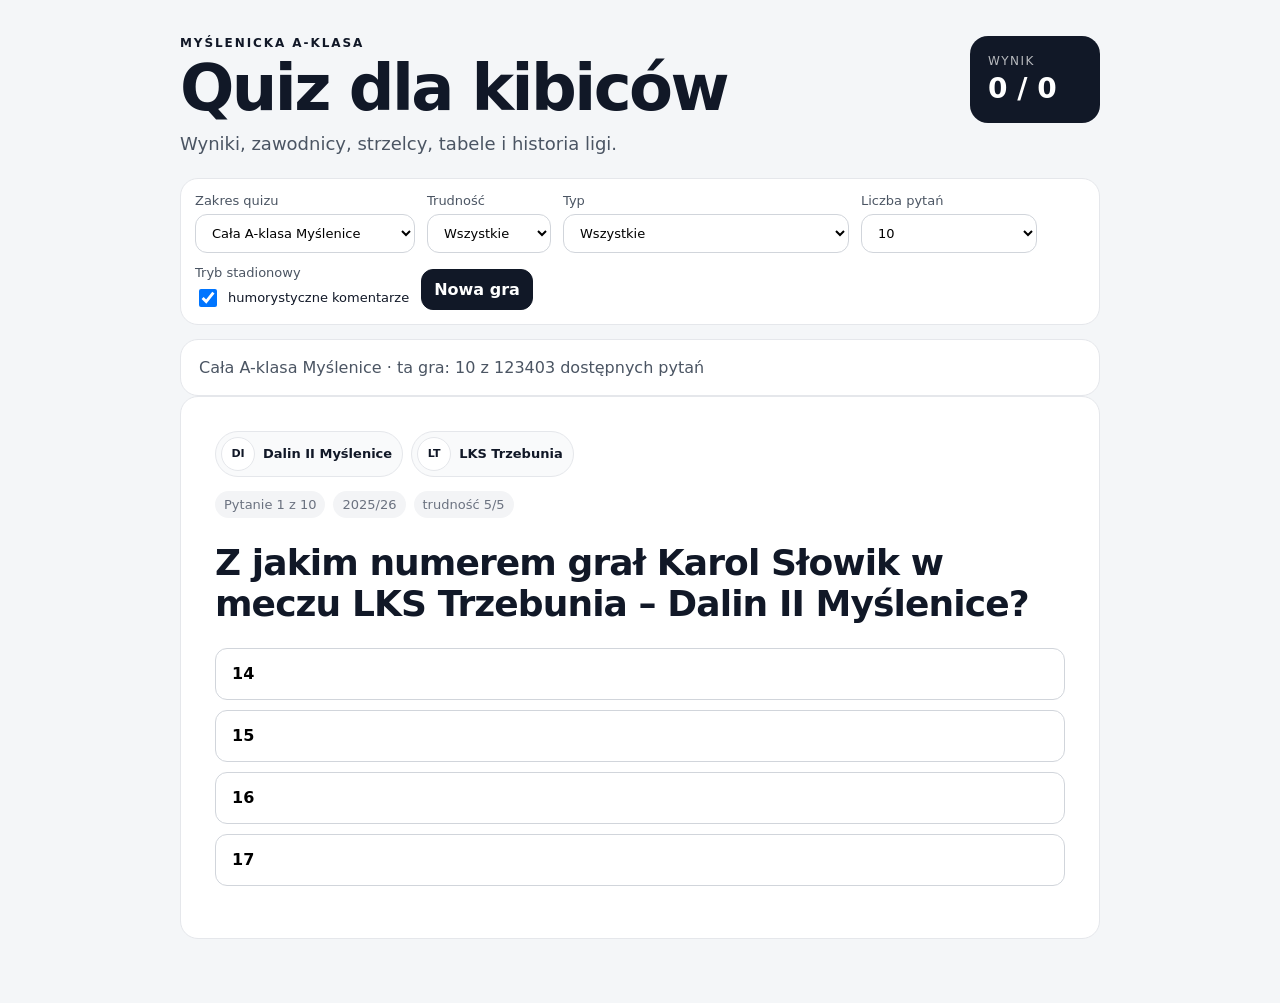
<file: docs/index.html>
<!doctype html>
<html lang="pl">
<head>
  <meta charset="utf-8" />
  <meta name="viewport" content="width=device-width, initial-scale=1" />
  <title>Quiz A-klasy Myślenice</title>
  <link rel="stylesheet" href="styles.css" />
</head>
<body>
  <main class="shell">
    <header class="hero">
      <div>
        <p class="eyebrow">MYŚLENICKA A-KLASA</p>
        <h1>Quiz dla kibiców</h1>
        <p class="lead">Wyniki, zawodnicy, strzelcy, tabele i historia ligi.</p>
      </div>
      <div class="score-card" aria-live="polite">
        <span>Wynik</span>
        <strong id="score">0 / 0</strong>
      </div>
    </header>

    <section class="toolbar">
      <label>Zakres quizu
        <select id="scope-mode">
          <option value="league">Cała A-klasa Myślenice</option>
          <option value="club">Kibic konkretnej drużyny</option>
        </select>
      </label>
      <label id="club-label" class="hidden">Drużyna
        <select id="club"></select>
      </label>
      <label>Trudność
        <select id="difficulty">
          <option value="all">Wszystkie</option>
          <option value="1">1 — łatwa</option>
          <option value="2">2</option>
          <option value="3">3 — średnia</option>
          <option value="4">4</option>
          <option value="5">5 — trudna</option>
        </select>
      </label>
      <label>Typ
        <select id="type"><option value="all">Wszystkie</option></select>
      </label>
      <label>Liczba pytań
        <select id="question-count">
          <option value="10" selected>10</option>
          <option value="20">20</option>
          <option value="30">30</option>
          <option value="50">50</option>
          <option value="all">Wszystkie dostępne</option>
        </select>
      </label>
      <label class="humor-toggle"><span>Tryb stadionowy</span><span class="check-row"><input id="humor" type="checkbox" checked /> humorystyczne komentarze</span></label>
      <button id="new-game">Nowa gra</button>
    </section>

    <section id="status" class="status">Ładowanie bazy pytań…</section>

    <section id="quiz" class="quiz hidden">
      <div id="question-clubs" class="question-clubs" aria-label="Kluby związane z pytaniem"></div>
      <div class="meta">
        <span id="question-number"></span>
        <span id="season"></span>
        <span id="difficulty-label"></span>
      </div>
      <h2 id="question"></h2>
      <div id="answers" class="answers"></div>
      <div id="feedback" class="feedback hidden"></div>
      <div class="actions">
        <button id="sources" class="ghost hidden">Pokaż źródła</button>
        <button id="next" class="hidden">Następne pytanie</button>
      </div>
      <div id="source-box" class="source-box hidden"></div>
    </section>

    <section id="result" class="result hidden" aria-live="polite">
      <p class="eyebrow">KONIEC GRY</p>
      <h2>Twój wynik</h2>
      <div class="result-grid">
        <div><span>Wynik</span><strong id="result-score">0 / 0</strong></div>
        <div><span>Skuteczność</span><strong id="result-percent">0%</strong></div>
      </div>
      <p id="result-details" class="result-details"></p>
      <p id="result-humor" class="result-humor"></p>
      <button id="play-again">Zagraj jeszcze raz</button>
    </section>
  </main>

  <script src="app.js"></script>
</body>
</html>
</file>
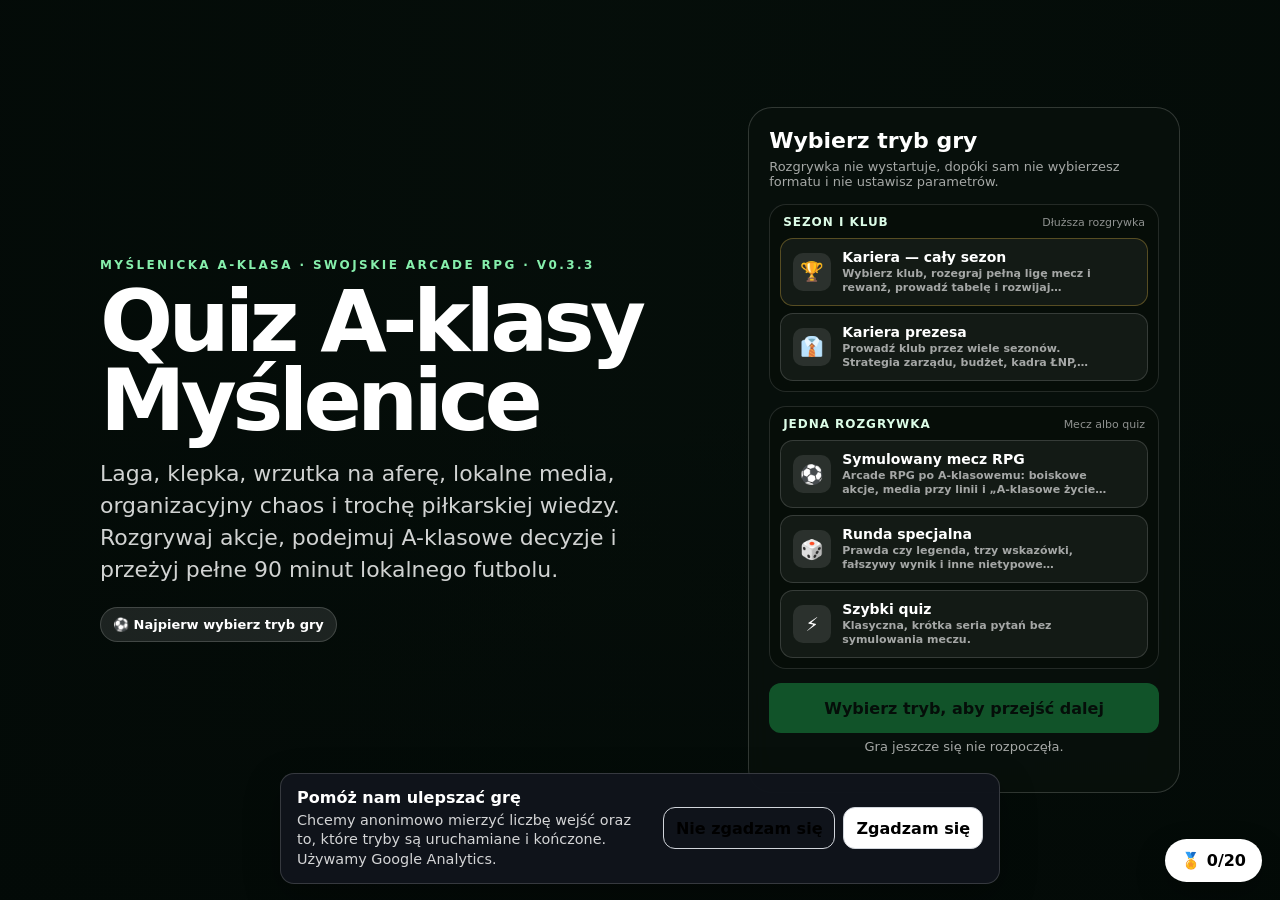
<file: web/index.html>
<!doctype html>
<html lang="pl">
<head>
  <meta charset="utf-8" />
  <meta name="viewport" content="width=device-width, initial-scale=1" />
  <title>Quiz A-klasy Myślenice</title>
  <link rel="stylesheet" href="styles.css" />
  <link rel="stylesheet" href="rounds.css" />
  <link rel="stylesheet" href="match-mode.css" />
  <link rel="stylesheet" href="match-rpg.css" />
  <link rel="stylesheet" href="match-arcade.css" />
  <link rel="stylesheet" href="match-scenarios.css" />
  <link rel="stylesheet" href="tactical-decisions.css" />
  <link rel="stylesheet" href="player-characters.css" />
  <link rel="stylesheet" href="substitutions.css" />
  <link rel="stylesheet" href="player-form-morale.css" />
  <link rel="stylesheet" href="a-class-events.css" />
  <link rel="stylesheet" href="rivalry-matches.css" />
  <link rel="stylesheet" href="transfer-investigations.css" />
  <link rel="stylesheet" href="powerups.css" />
  <link rel="stylesheet" href="president-mode.css" />
  <link rel="stylesheet" href="achievements.css" />
  <link rel="stylesheet" href="title-screen.css" />
  <link rel="stylesheet" href="readability.css" />
  <link rel="stylesheet" href="ux-polish.css" />
  <link rel="stylesheet" href="a-class-lifelines.css" />
  <link rel="stylesheet" href="rpg-setup-ux.css" />
  <link rel="stylesheet" href="rpg-clarity.css" />
  <link rel="stylesheet" href="analytics.css" />
</head>
<body class="landing-active">
  <main class="shell">
    <header class="hero">
      <div>
        <p class="eyebrow">MYŚLENICKA A-KLASA</p>
        <h1>Rozegraj mecz wiedzą</h1>
        <p class="lead">Wybierasz zagranie w kluczowych sytuacjach meczu. Wiedza daje dużą przewagę, ale wykonanie na boisku nadal nie jest gwarantowane.</p>
      </div>
      <div class="score-card" aria-live="polite">
        <span id="score-label">Mecz</span>
        <strong id="score">0 : 0</strong>
      </div>
    </header>

    <section class="toolbar game-setup readable-setup">
      <label class="format-control">Format gry
        <select id="game-format">
          <option value="match90" selected>⚽ Symulowany mecz RPG</option>
          <option value="special">🎲 Runda specjalna</option>
          <option value="quick">⚡ Szybki quiz — 10 pytań</option>
        </select>
        <span id="format-description" class="control-help">Mecz składa się z 8–12 kluczowych sytuacji. Poprawna odpowiedź zwiększa szansę powodzenia zagrania, ale futbol nie daje gwarancji.</span>
      </label>

      <button id="new-game" class="kickoff-button">Rozpocznij mecz</button>

      <details id="match-settings" class="match-settings">
        <summary>
          <span><strong>⚙️ Ustawienia meczu</strong></span>
          <small id="match-settings-summary">Cała liga · wszystkie sezony · Stadionowa</small>
        </summary>
        <div class="match-settings-grid">
          <label id="special-round-control" class="hidden">Runda specjalna
            <select id="special-round">
              <option value="truth">Prawda czy A-klasowa legenda?</option>
              <option value="hints">Rozpoznaj mecz po 3 wskazówkach</option>
              <option value="earlier">Co było najpierw?</option>
              <option value="fake">Jeden wynik jest zmyślony</option>
              <option value="overtime">Dogrywka: tylko ciekawostki</option>
              <option value="transfer">🕵️ Śledztwo transferowe</option>
            </select>
          </label>

          <label>Zakres gry
            <select id="scope-mode">
              <option value="league">Cała liga</option>
              <option value="club">Tylko mój klub</option>
            </select>
          </label>
          <label id="club-label" class="hidden">Drużyna
            <select id="club"></select>
          </label>
          <label>Sezony
            <select id="season-mode">
              <option value="all">Wszystkie sezony</option>
              <option value="single">Jeden sezon</option>
              <option value="range">Przedział sezonów</option>
            </select>
          </label>
          <label id="season-from-label" class="hidden">Od sezonu
            <select id="season-from"></select>
          </label>
          <label id="season-to-label" class="hidden">Do sezonu
            <select id="season-to"></select>
          </label>
          <label>Oprawa
            <select id="game-style">
              <option value="classic">Klasyczna</option>
              <option value="stadium" selected>Stadionowa</option>
              <option value="chaos">A-klasowy chaos</option>
            </select>
          </label>

          <details id="advanced-options" class="advanced-options">
            <summary>Opcje dodatkowe</summary>
            <div class="advanced-grid">
              <label id="difficulty-control">Trudność
                <select id="difficulty">
                  <option value="all">Automatyczna — dopasuj do gracza</option>
                  <option value="1">1 — Rozgrzewka</option>
                  <option value="2">2 — Łatwy</option>
                  <option value="3">3 — Ligowy</option>
                  <option value="4">4 — Trudny</option>
                  <option value="5">5 — Kronikarz A-klasy</option>
                </select>
              </label>
              <label id="question-count-control">Długość szybkiego quizu
                <select id="question-count">
                  <option value="10" selected>10 pytań</option>
                  <option value="20">20 pytań</option>
                  <option value="30">30 pytań</option>
                  <option value="50">50 pytań</option>
                </select>
              </label>
            </div>
          </details>
        </div>
      </details>

      <label class="legacy-type-control" aria-hidden="true">Rodzaj pytania
        <select id="type"><option value="all">Wszystkie rodzaje pytań</option></select>
      </label>
      <label class="legacy-round-control" aria-hidden="true">Runda
        <select id="round">
          <option value="mix">Szybki miks</option>
          <option value="truth">Prawda czy legenda</option>
          <option value="hints">3 wskazówki</option>
          <option value="earlier">Co było najpierw</option>
          <option value="fake">Jeden wynik zmyślony</option>
          <option value="overtime">Dogrywka</option>
          <option value="transfer">Śledztwo transferowe</option>
        </select>
        <span id="round-description"></span>
      </label>
    </section>

    <section id="status" class="status">Ładowanie bazy pytań…</section>

    <section id="match-hud" class="match-hud hidden" aria-live="polite">
      <div class="match-clock">
        <span id="match-phase">1. POŁOWA</span>
        <strong id="match-minute">1’</strong>
      </div>
      <div class="match-progress-wrap">
        <div id="match-progress" class="match-progress"></div>
      </div>
      <div class="match-stats">
        <span><small>Punkty</small><strong id="match-points">0</strong></span>
        <span><small>Seria</small><strong id="match-streak">0</strong></span>
        <button id="var-button" class="var-button" type="button">VAR 50/50</button>
      </div>
    </section>

    <section id="quiz" class="quiz hidden">
      <div id="phase-card" class="phase-card hidden"></div>
      <div id="question-clubs" class="question-clubs" aria-label="Kluby związane z pytaniem"></div>
      <div class="meta">
        <span id="question-number"></span>
        <span id="season"></span>
        <span id="difficulty-label"></span>
        <span id="question-type-label"></span>
      </div>
      <p id="question-style" class="question-style"></p>
      <h2 id="question"></h2>
      <div id="hints-box" class="hints-box hidden"></div>
      <button id="reveal-hint" class="hint-button hidden" type="button">Pokaż kolejną wskazówkę</button>
      <div id="answers" class="answers"></div>
      <div id="feedback" class="feedback hidden"></div>
      <div class="actions">
        <button id="sources" class="ghost hidden">Pokaż źródła</button>
        <button id="next" class="hidden">Następna akcja</button>
      </div>
      <div id="source-box" class="source-box hidden"></div>
    </section>

    <section id="result" class="result hidden" aria-live="polite">
      <p class="eyebrow">KOŃCOWY GWIZDEK</p>
      <h2 id="result-title">Koniec meczu</h2>
      <div class="result-grid">
        <div><span>Wynik</span><strong id="result-score">0:0</strong></div>
        <div><span>Skuteczność testów</span><strong id="result-percent">0%</strong></div>
      </div>
      <p id="result-rank" class="result-rank hidden"></p>
      <p id="result-details" class="result-details"></p>
      <p id="result-humor" class="result-humor"></p>
      <button id="play-again">Rewanż</button>
    </section>
  </main>

  <script src="assets/title-art.js"></script>
  <script src="assets/action-art.js"></script>
  <script src="question-sanity-core.js"></script>
  <script src="fact-card-core.js"></script>
  <script src="adaptive-difficulty-core.js"></script>
  <script src="smart-question-engine-core.js"></script>
  <script src="match-question-context-core.js"></script>
  <script src="app.js"></script>
  <script src="quality.js"></script>
  <script src="rounds.js"></script>
  <script src="match-mode.js"></script>
  <script src="match-rpg.js"></script>
  <script src="match-arcade.js"></script>
  <script src="local-football-flavour.js"></script>
  <script src="local-football-chaos.js"></script>
  <script src="local-media-events.js"></script>
  <script src="local-club-events.js"></script>
  <script src="player-decision-questions.js"></script>
  <script src="match-scenarios-core.js"></script>
  <script src="match-scenarios.js"></script>
  <script src="match-continuity-core.js"></script>
  <script src="match-continuity.js"></script>
  <script src="tactical-decisions-core.js"></script>
  <script src="tactical-decisions.js"></script>
  <script src="player-characters-core.js"></script>
  <script src="player-characters.js"></script>
  <script src="substitutions-core.js"></script>
  <script src="substitutions.js"></script>
  <script src="player-form-morale-core.js"></script>
  <script src="player-form-morale.js"></script>
  <script src="a-class-events-core.js"></script>
  <script src="a-class-events.js"></script>
  <script src="rivalry-matches-core.js"></script>
  <script src="rivalry-matches.js"></script>
  <script src="season-career-core.js"></script>
  <script src="season-career.js"></script>
  <script src="transfer-investigations-core.js"></script>
  <script src="transfer-investigations.js"></script>
  <script src="powerups-core.js"></script>
  <script src="powerups.js"></script>
  <script src="president-mode-career-bridge.js"></script>
  <script src="president-mode-core.js"></script>
  <script src="president-mode.js"></script>
  <script src="president-mode-lifecycle.js"></script>
  <script src="front-controller.js"></script>
  <script src="arcade-front.js"></script>
  <script src="achievements-core.js"></script>
  <script src="achievements.js"></script>
  <script src="president-achievements-bridge.js"></script>
  <script src="match-commentator-core.js"></script>
  <script src="match-commentator.js"></script>
  <script src="readability.js"></script>
  <script src="ux-polish.js"></script>
  <script src="a-class-lifelines.js"></script>
  <script src="rpg-setup-ux.js"></script>
  <script src="rpg-clarity.js"></script>
  <script src="dev-tools.js"></script>
  <script src="analytics-config.js"></script>
  <script src="analytics.js"></script>
</body>
</html>
</file>
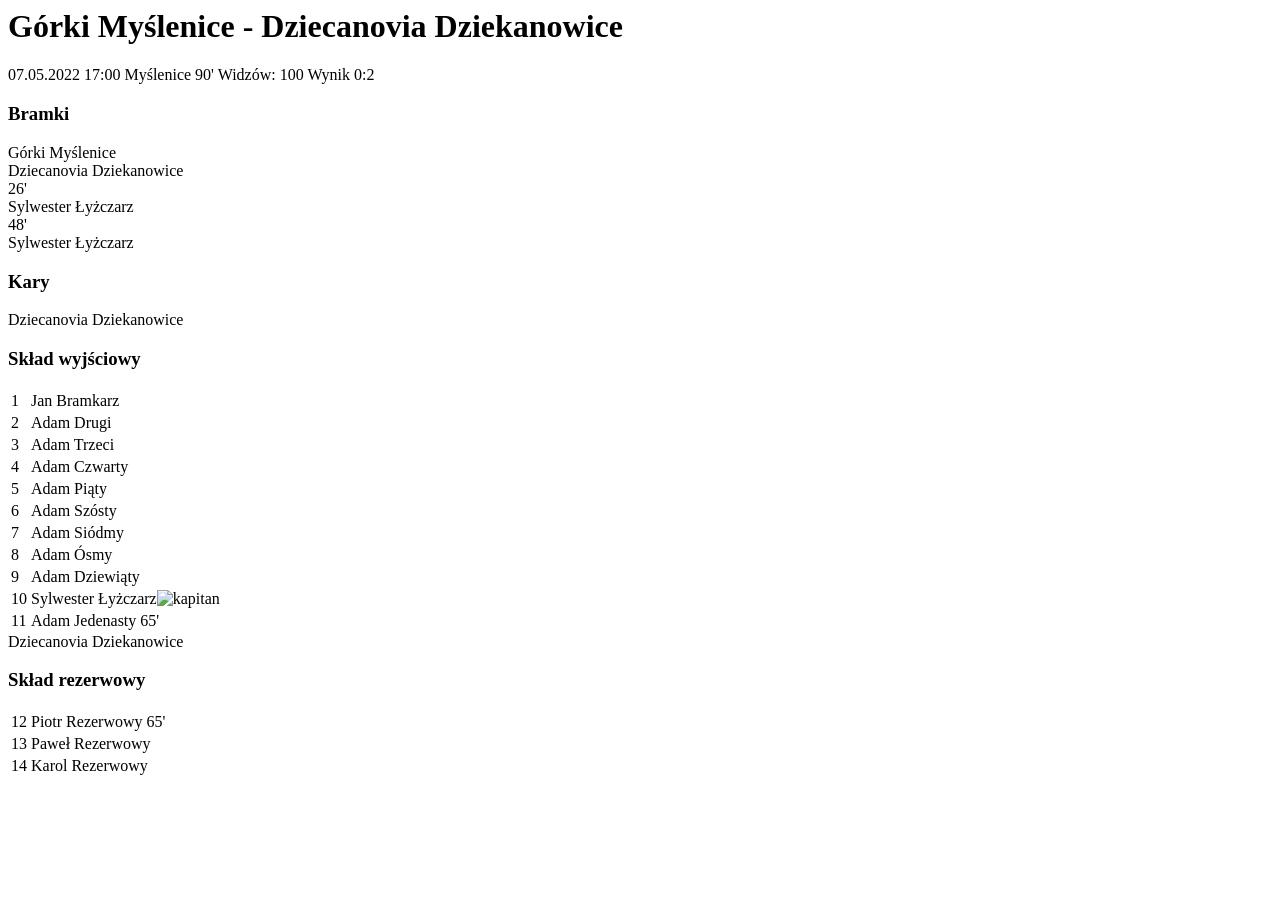
<file: tests/fixtures/futbolowo_match.html>
<html><body>
<h1>Górki Myślenice - Dziecanovia Dziekanowice</h1>
<div>07.05.2022 17:00 Myślenice 90' Widzów: 100 Wynik 0:2</div>
<h3>Bramki</h3>
<div>Górki Myślenice</div>
<div>Dziecanovia Dziekanowice</div>
<div>26'</div><div>Sylwester Łyżczarz</div>
<div>48'</div><div>Sylwester Łyżczarz</div>
<h3>Kary</h3>
<div>Dziecanovia Dziekanowice</div>
<h3>Skład wyjściowy</h3>
<table>
<tr><td>1</td><td><a>Jan Bramkarz</a></td></tr>
<tr><td>2</td><td><a>Adam Drugi</a></td></tr>
<tr><td>3</td><td><a>Adam Trzeci</a></td></tr>
<tr><td>4</td><td><a>Adam Czwarty</a></td></tr>
<tr><td>5</td><td><a>Adam Piąty</a></td></tr>
<tr><td>6</td><td><a>Adam Szósty</a></td></tr>
<tr><td>7</td><td><a>Adam Siódmy</a></td></tr>
<tr><td>8</td><td><a>Adam Ósmy</a></td></tr>
<tr><td>9</td><td><a>Adam Dziewiąty</a></td></tr>
<tr><td>10</td><td><a>Sylwester Łyżczarz</a><img alt="kapitan"/></td></tr>
<tr><td>11</td><td><a>Adam Jedenasty</a> 65'</td></tr>
</table>
<div>Dziecanovia Dziekanowice</div>
<h3>Skład rezerwowy</h3>
<table>
<tr><td>12</td><td><a>Piotr Rezerwowy</a> 65'</td></tr>
<tr><td>13</td><td><a>Paweł Rezerwowy</a></td></tr>
<tr><td>14</td><td><a>Karol Rezerwowy</a></td></tr>
</table>
</body></html>
</file>
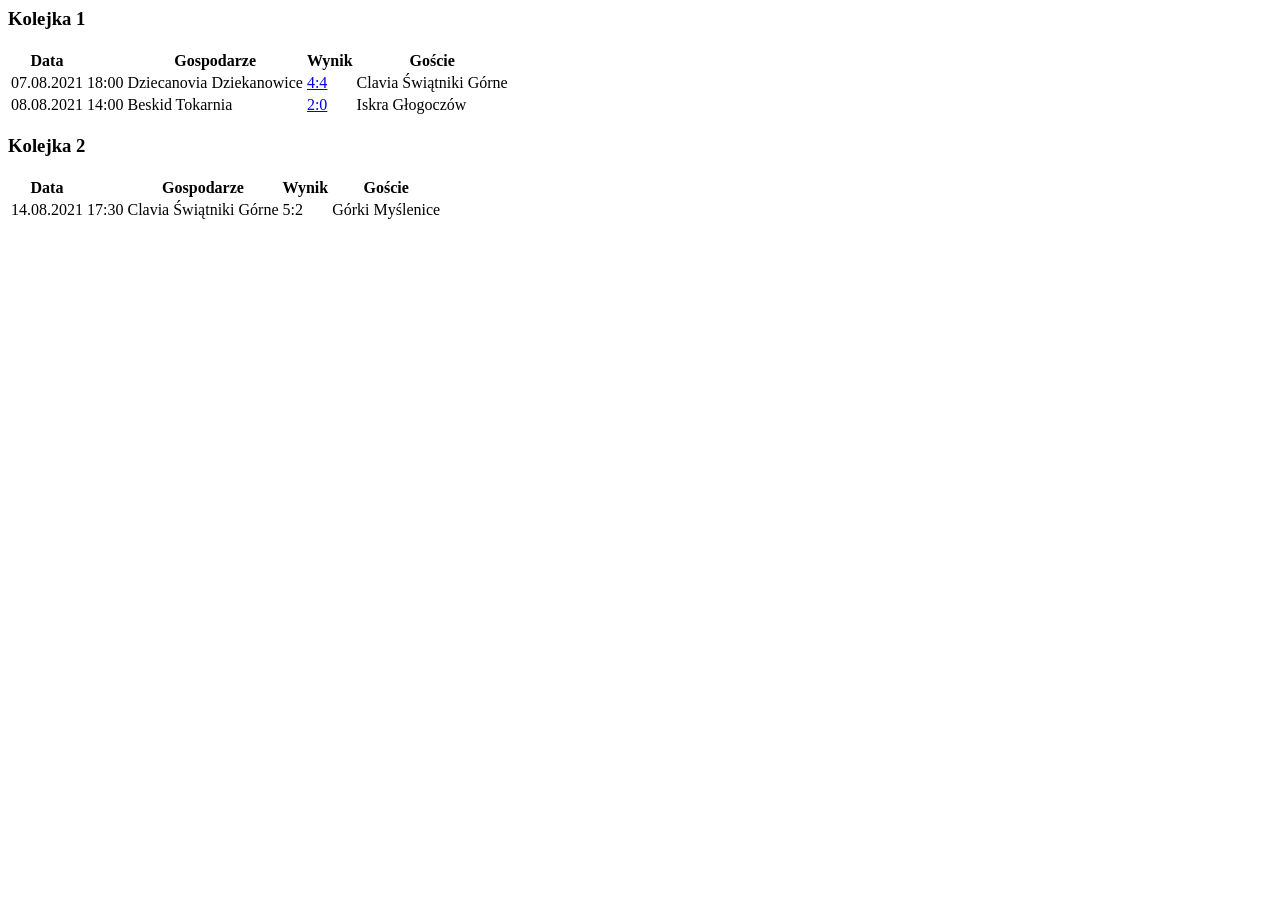
<file: tests/fixtures/futbolowo_schedule.html>
<html><body>
<h3>Kolejka 1</h3>
<table>
<tr><th>Data</th><th></th><th>Gospodarze</th><th>Wynik</th><th>Goście</th></tr>
<tr><td>07.08.2021</td><td>18:00</td><td>Dziecanovia Dziekanowice</td><td><a href="/game/1001">4:4</a></td><td>Clavia Świątniki Górne</td></tr>
<tr><td>08.08.2021</td><td>14:00</td><td>Beskid Tokarnia</td><td><a href="/game/1002">2:0</a></td><td>Iskra Głogoczów</td></tr>
</table>
<h3>Kolejka 2</h3>
<table>
<tr><th>Data</th><th></th><th>Gospodarze</th><th>Wynik</th><th>Goście</th></tr>
<tr><td>14.08.2021</td><td>17:30</td><td>Clavia Świątniki Górne</td><td>5:2</td><td>Górki Myślenice</td></tr>
</table>
</body></html>
</file>
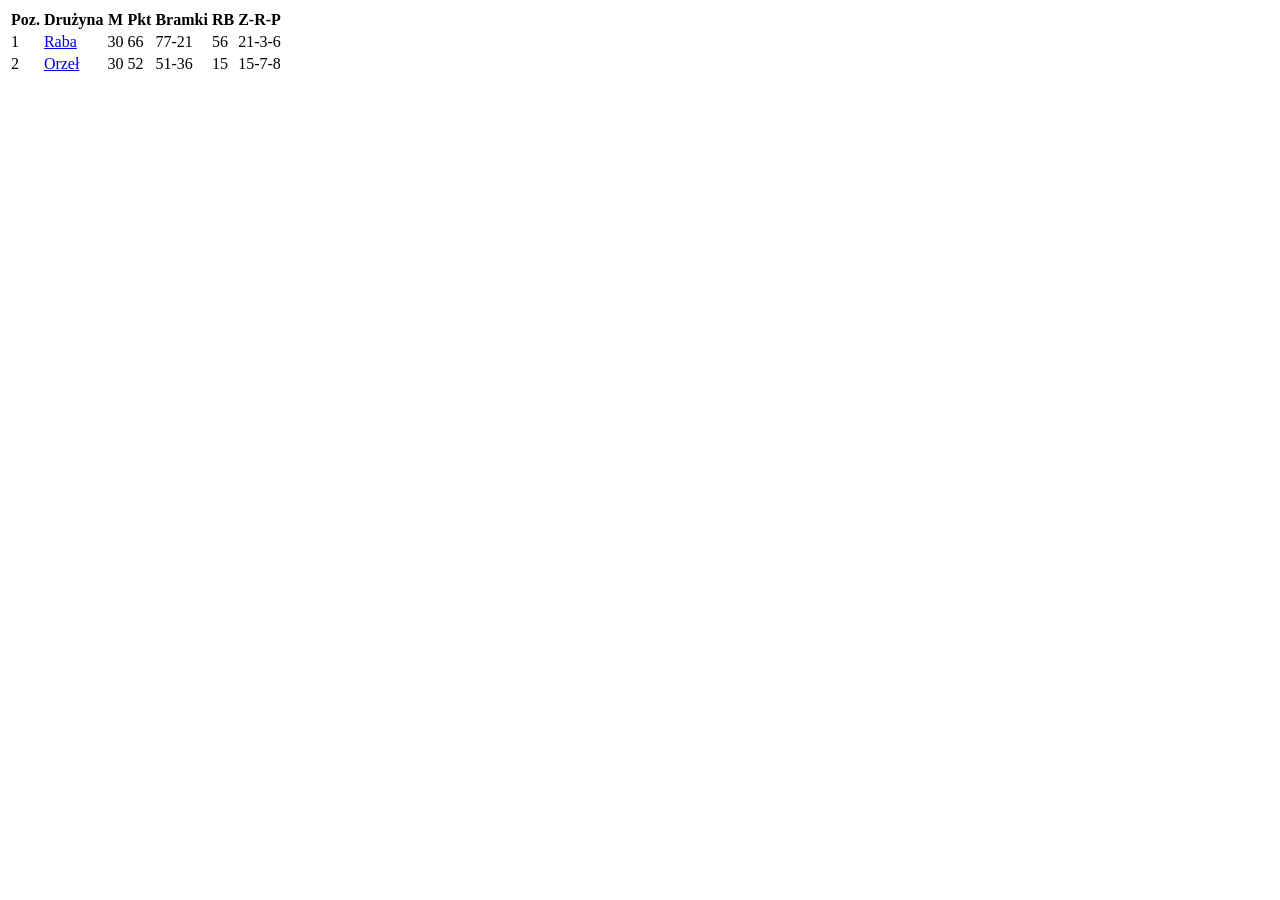
<file: tests/fixtures/ktowygral_table.html>
<html><body><table>
<tr><th>Poz.</th><th>Drużyna</th><th>M</th><th>Pkt</th><th>Bramki</th><th>RB</th><th>Z-R-P</th></tr>
<tr><td>1</td><td><a href="/druzyna/raba-dobczyce/2007-2008">Raba</a></td><td>30</td><td>66</td><td>77-21</td><td>56</td><td>21-3-6</td></tr>
<tr><td>2</td><td><a href="/druzyna/orzel-myslenice/2007-2008">Orzeł</a></td><td>30</td><td>52</td><td>51-36</td><td>15</td><td>15-7-8</td></tr>
</table></body></html>
</file>
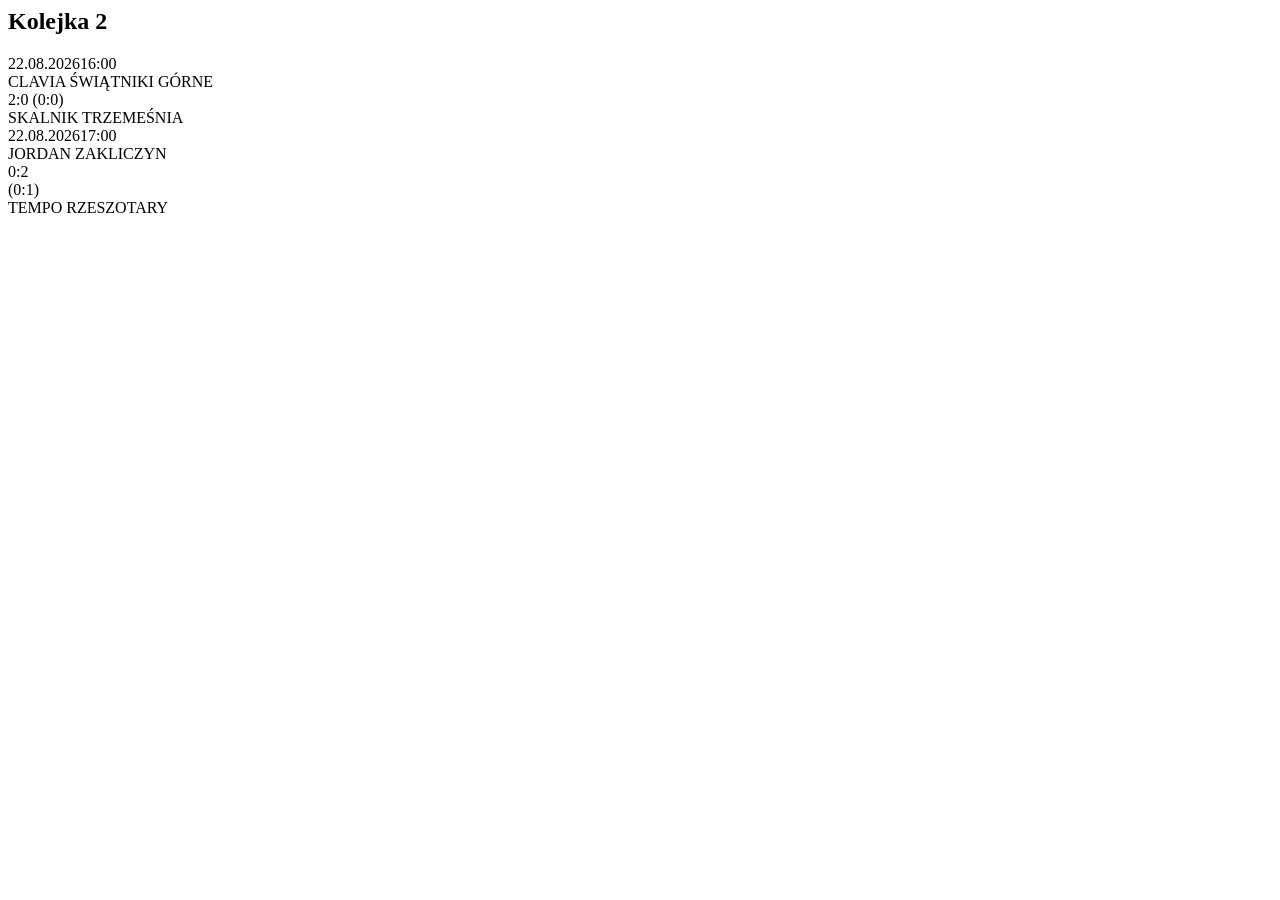
<file: tests/fixtures/mzpn_schedule.html>
<html><body>
<h2>Kolejka 2</h2>
<div><span>22.08.2026</span><span>16:00</span></div><div>CLAVIA ŚWIĄTNIKI GÓRNE</div><div>2:0 (0:0)</div><div>SKALNIK TRZEMEŚNIA</div>
<div><span>22.08.2026</span><span>17:00</span></div><div>JORDAN ZAKLICZYN</div><div>0:2</div><div>(0:1)</div><div>TEMPO RZESZOTARY</div>
</body></html>
</file>
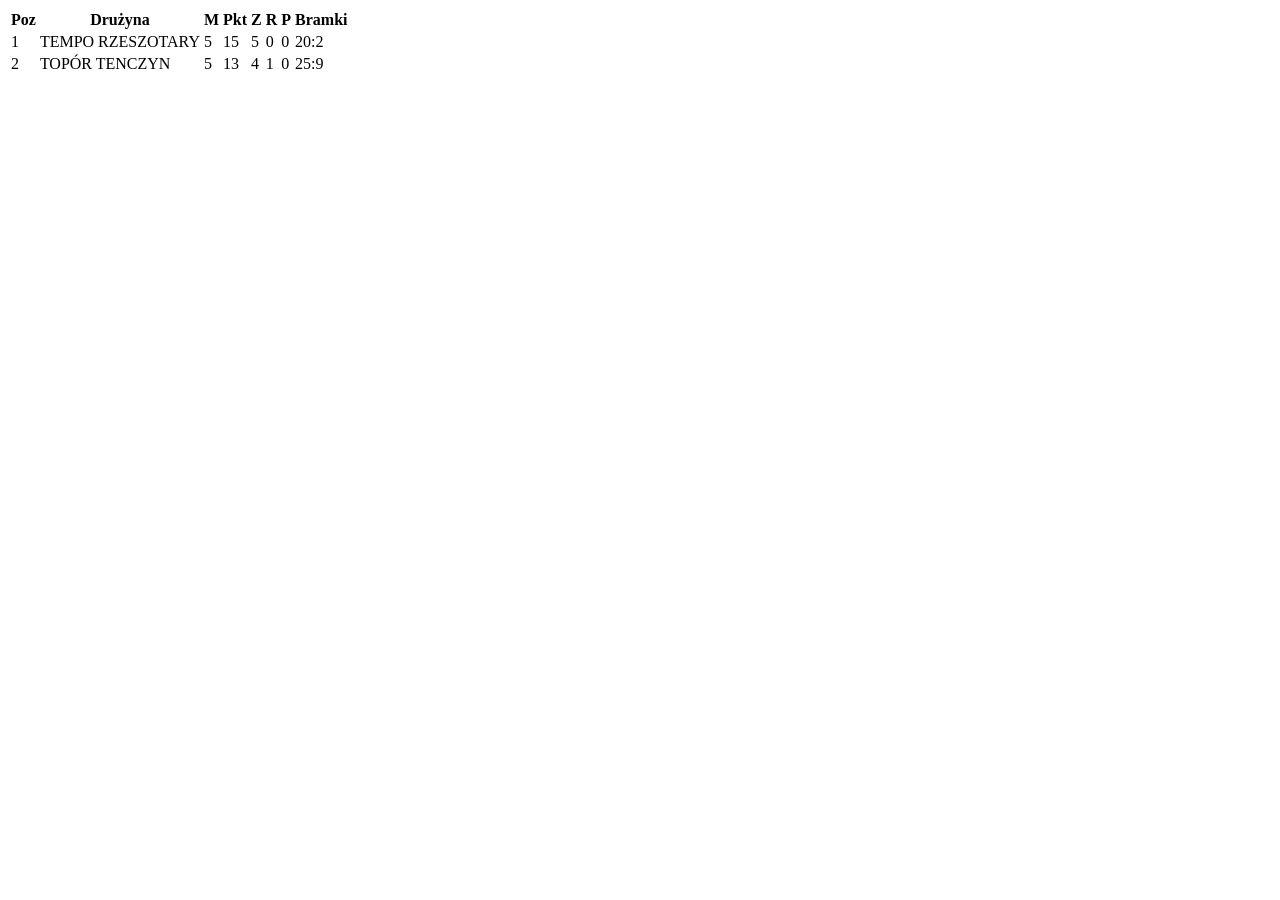
<file: tests/fixtures/mzpn_table.html>
<html><body><table>
<tr><th>Poz</th><th>Drużyna</th><th>M</th><th>Pkt</th><th>Z</th><th>R</th><th>P</th><th>Bramki</th></tr>
<tr><td>1</td><td>TEMPO RZESZOTARY</td><td>5</td><td>15</td><td>5</td><td>0</td><td>0</td><td>20:2</td></tr>
<tr><td>2</td><td>TOPÓR TENCZYN</td><td>5</td><td>13</td><td>4</td><td>1</td><td>0</td><td>25:9</td></tr>
</table></body></html>
</file>
<file: docs/styles.css>
:root {
  font-family: Inter, ui-sans-serif, system-ui, -apple-system, BlinkMacSystemFont, "Segoe UI", sans-serif;
  color: #111827;
  background: #f4f6f8;
}
* { box-sizing: border-box; }
body { margin: 0; }
button, select { font: inherit; }
.shell { width: min(920px, calc(100% - 32px)); margin: 0 auto; padding: 36px 0 64px; }
.hero { display: flex; gap: 24px; align-items: flex-start; justify-content: space-between; margin-bottom: 24px; }
.eyebrow { margin: 0 0 8px; letter-spacing: .16em; font-size: 12px; font-weight: 800; }
h1 { margin: 0; font-size: clamp(34px, 7vw, 64px); line-height: .95; letter-spacing: -.04em; }
.lead { margin: 14px 0 0; color: #4b5563; font-size: 18px; }
.score-card { min-width: 130px; background: #111827; color: white; border-radius: 18px; padding: 18px; }
.score-card span { display: block; font-size: 12px; text-transform: uppercase; letter-spacing: .12em; opacity: .7; }
.score-card strong { display: block; margin-top: 4px; font-size: 28px; }
.toolbar, .quiz, .status { background: white; border: 1px solid #e5e7eb; border-radius: 18px; }
.toolbar { display: flex; gap: 12px; padding: 14px; margin-bottom: 14px; flex-wrap: wrap; align-items: end; }
.toolbar label { display: grid; gap: 6px; color: #4b5563; font-size: 13px; }
select, button { border: 1px solid #d1d5db; border-radius: 12px; padding: 10px 12px; background: white; }
button { cursor: pointer; font-weight: 700; }
button:hover { transform: translateY(-1px); }
#new-game, #next { background: #111827; color: white; border-color: #111827; }
.status { padding: 18px; color: #4b5563; }
.quiz { padding: clamp(18px, 4vw, 34px); }
.meta { display: flex; flex-wrap: wrap; gap: 8px; color: #6b7280; font-size: 13px; }
.meta span { background: #f3f4f6; border-radius: 999px; padding: 6px 9px; }
#question { font-size: clamp(24px, 4vw, 36px); letter-spacing: -.025em; margin: 24px 0; }
.answers { display: grid; gap: 10px; }
.answer { text-align: left; min-height: 52px; padding: 14px 16px; }
.answer.correct { border-color: #15803d; background: #f0fdf4; }
.answer.wrong { border-color: #b91c1c; background: #fef2f2; }
.answer:disabled { cursor: default; color: inherit; }
.feedback { margin-top: 18px; padding: 14px 16px; border-radius: 12px; background: #f9fafb; line-height: 1.45; }
.actions { display: flex; gap: 10px; justify-content: flex-end; margin-top: 18px; }
.ghost { background: transparent; }
.source-box { margin-top: 12px; border-top: 1px solid #e5e7eb; padding-top: 12px; font-size: 13px; overflow-wrap: anywhere; }
.source-box a { color: #1d4ed8; }
.hidden { display: none !important; }
@media (max-width: 640px) {
  .hero { flex-direction: column; }
  .score-card { width: 100%; }
  .toolbar { align-items: stretch; }
  .toolbar label, .toolbar button { width: 100%; }
}
#scope-mode { min-width: 220px; }
#club { min-width: 210px; }
.result { margin-top: 14px; background: white; border: 1px solid #e5e7eb; border-radius: 18px; padding: clamp(18px, 4vw, 34px); }
.result h2 { margin: 0 0 18px; font-size: clamp(28px, 5vw, 42px); letter-spacing: -.03em; }
.result-grid { display: grid; grid-template-columns: repeat(2, minmax(0, 1fr)); gap: 12px; margin-bottom: 14px; }
.result-grid > div { background: #f3f4f6; border-radius: 14px; padding: 16px; }
.result-grid span { display: block; color: #6b7280; font-size: 12px; text-transform: uppercase; letter-spacing: .1em; }
.result-grid strong { display: block; margin-top: 4px; font-size: 30px; }
.result-details { color: #4b5563; margin: 0 0 18px; }
#play-again { background: #111827; color: white; border-color: #111827; }
@media (max-width: 480px) { .result-grid { grid-template-columns: 1fr; } }
.humor-toggle { min-width: 190px; }
.check-row { display: flex; gap: 8px; align-items: center; color: #111827; font-size: 13px; }
.check-row input { width: 18px; height: 18px; }
.question-clubs { display: flex; flex-wrap: wrap; gap: 8px; margin-bottom: 14px; }
.club-badge { display: inline-flex; align-items: center; gap: 8px; border: 1px solid #e5e7eb; background: #f9fafb; border-radius: 999px; padding: 5px 10px 5px 5px; font-size: 13px; font-weight: 700; }
.club-badge img, .crest-fallback { width: 34px; height: 34px; border-radius: 50%; object-fit: contain; background: white; border: 1px solid #e5e7eb; }
.crest-fallback { display: inline-grid; place-items: center; font-size: 11px; }
.humor-line { margin-top: 9px; padding-top: 9px; border-top: 1px dashed #d1d5db; font-style: italic; color: #4b5563; }
.result-humor { margin: -6px 0 18px; padding: 12px 14px; border-radius: 12px; background: #f9fafb; font-weight: 700; }
</file>
<file: web/styles.css>
:root {
  font-family: Inter, ui-sans-serif, system-ui, -apple-system, BlinkMacSystemFont, "Segoe UI", sans-serif;
  color: #111827;
  background: #f4f6f8;
}
* { box-sizing: border-box; }
body { margin: 0; }
button, select { font: inherit; }
.shell { width: min(920px, calc(100% - 32px)); margin: 0 auto; padding: 36px 0 64px; }
.hero { display: flex; gap: 24px; align-items: flex-start; justify-content: space-between; margin-bottom: 24px; }
.eyebrow { margin: 0 0 8px; letter-spacing: .16em; font-size: 12px; font-weight: 800; }
h1 { margin: 0; font-size: clamp(34px, 7vw, 64px); line-height: .95; letter-spacing: -.04em; }
.lead { margin: 14px 0 0; color: #4b5563; font-size: 18px; }
.score-card { min-width: 130px; background: #111827; color: white; border-radius: 18px; padding: 18px; }
.score-card span { display: block; font-size: 12px; text-transform: uppercase; letter-spacing: .12em; opacity: .7; }
.score-card strong { display: block; margin-top: 4px; font-size: 28px; }
.toolbar, .quiz, .status { background: white; border: 1px solid #e5e7eb; border-radius: 18px; }
.toolbar { display: flex; gap: 12px; padding: 14px; margin-bottom: 14px; flex-wrap: wrap; align-items: end; }
.toolbar label { display: grid; gap: 6px; color: #4b5563; font-size: 13px; }
select, button { border: 1px solid #d1d5db; border-radius: 12px; padding: 10px 12px; background: white; }
button { cursor: pointer; font-weight: 700; }
button:hover { transform: translateY(-1px); }
#new-game, #next { background: #111827; color: white; border-color: #111827; }
.status { padding: 18px; color: #4b5563; }
.quiz { padding: clamp(18px, 4vw, 34px); }
.meta { display: flex; flex-wrap: wrap; gap: 8px; color: #6b7280; font-size: 13px; }
.meta span { background: #f3f4f6; border-radius: 999px; padding: 6px 9px; }
#question { font-size: clamp(24px, 4vw, 36px); letter-spacing: -.025em; margin: 10px 0 24px; }
.answers { display: grid; gap: 10px; }
.answer { text-align: left; min-height: 52px; padding: 14px 16px; }
.answer.correct { border-color: #15803d; background: #f0fdf4; }
.answer.wrong { border-color: #b91c1c; background: #fef2f2; }
.answer:disabled { cursor: default; color: inherit; }
.feedback { margin-top: 18px; padding: 14px 16px; border-radius: 12px; background: #f9fafb; line-height: 1.45; }
.actions { display: flex; gap: 10px; justify-content: flex-end; margin-top: 18px; }
.ghost { background: transparent; }
.source-box { margin-top: 12px; border-top: 1px solid #e5e7eb; padding-top: 12px; font-size: 13px; overflow-wrap: anywhere; }
.source-box a { color: #1d4ed8; }
.hidden { display: none !important; }
@media (max-width: 640px) {
  .hero { flex-direction: column; }
  .score-card { width: 100%; }
  .toolbar { align-items: stretch; }
  .toolbar label, .toolbar button { width: 100%; }
}
#scope-mode { min-width: 240px; }
#club { min-width: 210px; }
#game-style { min-width: 245px; }
#type { min-width: 230px; }
.result { margin-top: 14px; background: white; border: 1px solid #e5e7eb; border-radius: 18px; padding: clamp(18px, 4vw, 34px); }
.result h2 { margin: 0 0 18px; font-size: clamp(28px, 5vw, 42px); letter-spacing: -.03em; }
.result-grid { display: grid; grid-template-columns: repeat(2, minmax(0, 1fr)); gap: 12px; margin-bottom: 14px; }
.result-grid > div { background: #f3f4f6; border-radius: 14px; padding: 16px; }
.result-grid span { display: block; color: #6b7280; font-size: 12px; text-transform: uppercase; letter-spacing: .1em; }
.result-grid strong { display: block; margin-top: 4px; font-size: 30px; }
.result-details { color: #4b5563; margin: 0 0 18px; }
#play-again { background: #111827; color: white; border-color: #111827; }
@media (max-width: 480px) { .result-grid { grid-template-columns: 1fr; } }
.question-clubs { display: flex; flex-wrap: wrap; gap: 8px; margin-bottom: 14px; }
.club-badge { display: inline-flex; align-items: center; gap: 8px; border: 1px solid #e5e7eb; background: #f9fafb; border-radius: 999px; padding: 5px 10px 5px 5px; font-size: 13px; font-weight: 700; }
.club-badge img, .crest-fallback { width: 34px; height: 34px; border-radius: 50%; object-fit: contain; background: white; border: 1px solid #e5e7eb; }
.crest-fallback { display: inline-grid; place-items: center; font-size: 11px; }
.question-style { margin: 20px 0 0; font-size: 12px; font-weight: 900; letter-spacing: .14em; text-transform: uppercase; color: #4b5563; }
.humor-line { margin-top: 9px; padding-top: 9px; border-top: 1px dashed #d1d5db; font-style: italic; color: #4b5563; }
.streak-line { margin-top: 10px; font-weight: 800; }
.result-humor { margin: -6px 0 18px; padding: 12px 14px; border-radius: 12px; background: #f9fafb; font-weight: 700; }


.adaptive-difficulty-line {
  margin-top: 8px;
  padding: 7px 9px;
  border: 1px solid #c7d2fe;
  border-radius: 9px;
  background: #eef2ff;
  color: #3730a3;
  font-size: .72rem;
  font-weight: 800;
}


.feedback {
  padding: 0;
  background: transparent;
}

.fact-card {
  overflow: hidden;
  border: 1px solid #dbe3ec;
  border-radius: 14px;
  background: #fff;
  box-shadow: 0 8px 22px rgba(15, 23, 42, .05);
}
.fact-card-correct { border-color: #86efac; }
.fact-card-wrong { border-color: #fecaca; }

.fact-card-head {
  display: flex;
  justify-content: space-between;
  gap: 12px;
  align-items: center;
  padding: 12px 14px;
  border-bottom: 1px solid #e5e7eb;
}
.fact-card-correct .fact-card-head { background: #f0fdf4; border-bottom-color: #bbf7d0; }
.fact-card-wrong .fact-card-head { background: #fef2f2; border-bottom-color: #fecaca; }

.fact-card-status {
  font-size: .72rem;
  font-weight: 900;
  letter-spacing: .035em;
  text-transform: uppercase;
}
.fact-card-correct .fact-card-status { color: #166534; }
.fact-card-wrong .fact-card-status { color: #991b1b; }

.fact-card-answer {
  color: #111827;
  font-size: .96rem;
  text-align: right;
}
.fact-card-explanation {
  margin: 0;
  padding: 13px 14px 8px;
  color: #334155;
  font-size: .82rem;
  line-height: 1.5;
}

.fact-card-highlights,
.fact-card-meta {
  display: flex;
  flex-wrap: wrap;
  gap: 6px;
  padding: 0 14px 10px;
}
.fact-card-meta {
  padding-top: 2px;
  padding-bottom: 13px;
}
.fact-card-chip {
  padding: 5px 7px;
  border-radius: 999px;
  background: #f1f5f9;
  color: #475569;
  font-size: .62rem;
  font-weight: 800;
}
.fact-card-chip-highlight {
  background: #eff6ff;
  color: #1d4ed8;
}
.fact-card-chip-season { background: #f5f3ff; color: #6d28d9; }
.fact-card-chip-club { background: #f0fdf4; color: #166534; }
.fact-card-chip-difficulty { background: #fff7ed; color: #9a3412; }

.fact-card-fallback {
  padding: 14px 16px;
  border-radius: 12px;
  background: #f8fafc;
  color: #334155;
}

.fact-source-list {
  display: grid;
  gap: 8px;
  margin-top: 8px;
}
.fact-source-link {
  display: flex;
  flex-direction: column;
  gap: 2px;
  padding: 9px 10px;
  border: 1px solid #dbe3ec;
  border-radius: 10px;
  background: #fff;
  text-decoration: none;
}
.fact-source-link span {
  color: #1d4ed8;
  font-weight: 800;
}
.fact-source-link small {
  color: #64748b;
  overflow-wrap: anywhere;
}

@media (max-width: 520px) {
  .fact-card-head {
    align-items: flex-start;
    flex-direction: column;
  }
  .fact-card-answer { text-align: left; }
}
</file>
<file: web/rounds.css>
.round-control { flex: 1 1 100%; }
#round { width: min(100%, 440px); font-weight: 750; }
.control-help { max-width: 720px; color: #6b7280; font-size: 12px; line-height: 1.35; font-weight: 500; }
.legacy-type-control { display: none !important; }
.round-filter-secondary { opacity: .72; }
.hints-box { display: grid; gap: 8px; margin: -8px 0 14px; }
.round-hint { display: flex; gap: 10px; align-items: baseline; padding: 11px 13px; border-radius: 12px; border: 1px solid #e5e7eb; background: #f9fafb; }
.round-hint strong { flex: 0 0 auto; font-size: 12px; text-transform: uppercase; letter-spacing: .08em; }
.round-hint span { line-height: 1.35; }
.hint-button { margin: -4px 0 16px; background: #f3f4f6; }
.round-bonus { margin-top: 10px; padding-top: 9px; border-top: 1px dashed #d1d5db; font-weight: 800; }
@media (max-width: 640px) {
  #round { width: 100%; min-width: 0; }
  .round-hint { align-items: flex-start; flex-direction: column; gap: 3px; }
}
</file>
<file: web/match-mode.css>
.game-setup { align-items: start; }
.format-control { flex: 1 1 100%; }
#game-format { width: min(100%, 480px); font-weight: 800; }
#special-round { min-width: 280px; }
.legacy-round-control { display: none !important; }
.advanced-options { flex: 1 1 100%; border: 1px dashed #d1d5db; border-radius: 12px; padding: 0; color: #4b5563; }
.advanced-options summary { cursor: pointer; padding: 10px 12px; font-size: 13px; font-weight: 750; }
.advanced-grid { display: flex; flex-wrap: wrap; gap: 12px; padding: 0 12px 12px; }
.kickoff-button { align-self: end; min-height: 44px; background: #111827; color: #fff; border-color: #111827; }

.match-hud { margin-bottom: 14px; display: grid; grid-template-columns: auto minmax(180px, 1fr) auto; gap: 16px; align-items: center; background: #111827; color: #fff; border-radius: 18px; padding: 13px 16px; }
.match-clock { display: grid; gap: 2px; min-width: 104px; }
.match-clock span { font-size: 10px; letter-spacing: .12em; font-weight: 900; opacity: .68; }
.match-clock strong { font-size: 24px; line-height: 1; }
.match-progress-wrap { height: 8px; border-radius: 999px; background: rgba(255,255,255,.14); overflow: hidden; }
.match-progress { height: 100%; width: 0; border-radius: inherit; background: #fff; transition: width .32s ease; }
.match-stats { display: flex; gap: 8px; align-items: center; }
.match-stats > span { min-width: 58px; padding: 5px 8px; border-radius: 10px; background: rgba(255,255,255,.09); }
.match-stats small { display: block; opacity: .62; font-size: 9px; text-transform: uppercase; letter-spacing: .08em; }
.match-stats strong { display: block; margin-top: 1px; font-size: 17px; }
.var-button { color: #111827; background: #fff; border-color: #fff; white-space: nowrap; }
.var-button:disabled { opacity: .42; cursor: default; transform: none; }

.phase-card { margin: -8px 0 18px; padding: 12px 14px; border-radius: 12px; background: #111827; color: #fff; font-size: 12px; font-weight: 900; letter-spacing: .09em; text-transform: uppercase; }
.var-eliminated { opacity: .2 !important; text-decoration: line-through; transform: scale(.985); }
.match-points-line, .momentum-bonus { margin-top: 10px; padding-top: 9px; border-top: 1px dashed #d1d5db; font-weight: 850; }
.momentum-bonus { color: #92400e; }

.result-rank { display: grid; gap: 5px; padding: 16px 18px; margin: 0 0 16px; border-radius: 14px; background: #111827; color: #fff; }
.result-rank strong { font-size: 18px; letter-spacing: .04em; }
.result-rank span { opacity: .78; line-height: 1.4; }

@media (max-width: 720px) {
  .match-hud { grid-template-columns: 1fr auto; }
  .match-progress-wrap { grid-column: 1 / -1; grid-row: 2; }
  .match-stats { justify-content: flex-end; }
}

@media (max-width: 520px) {
  .match-hud { gap: 10px; padding: 12px; }
  .match-stats > span { min-width: 50px; }
  .var-button { padding: 9px 10px; font-size: 12px; }
  .advanced-grid { display: grid; }
  #special-round { min-width: 0; width: 100%; }
}
</file>
<file: web/match-rpg.css>
.rpg-board { display: grid; gap: 14px; margin-bottom: 16px; }
.rpg-score-row { display: grid; grid-template-columns: 1fr auto 1fr; gap: 12px; align-items: center; padding: 14px 16px; border-radius: 18px; background: #111827; color: #fff; }
.rpg-team { display: grid; gap: 3px; }
.rpg-team:last-child { text-align: right; }
.rpg-team small { font-size: 10px; letter-spacing: .12em; text-transform: uppercase; opacity: .62; }
.rpg-team strong { font-size: 28px; line-height: 1; }
.rpg-clock { display: grid; justify-items: center; min-width: 92px; }
.rpg-clock strong { font-size: 25px; line-height: 1; }
.rpg-clock span { margin-top: 3px; font-size: 10px; letter-spacing: .1em; text-transform: uppercase; opacity: .62; }

.rpg-pitch-shell { padding: 10px; border-radius: 18px; background: #163d2a; }
.rpg-pitch { position: relative; display: grid; grid-template-columns: repeat(5, 1fr); min-height: 150px; border: 2px solid rgba(255,255,255,.72); border-radius: 12px; overflow: hidden; color: white; }
.rpg-zone { position: relative; min-width: 0; border-right: 1px solid rgba(255,255,255,.28); background: rgba(255,255,255,.035); }
.rpg-zone:nth-child(even) { background: rgba(255,255,255,.075); }
.rpg-zone:last-child { border-right: 0; }
.rpg-zone::after { content: attr(data-label); position: absolute; left: 50%; bottom: 7px; transform: translateX(-50%); width: 92%; text-align: center; font-size: 9px; font-weight: 800; letter-spacing: .08em; text-transform: uppercase; opacity: .58; }
.rpg-midline { position: absolute; left: 50%; top: 0; bottom: 0; width: 1px; background: rgba(255,255,255,.7); pointer-events: none; }
.rpg-center-circle { position: absolute; left: 50%; top: 50%; width: 58px; height: 58px; border: 1px solid rgba(255,255,255,.7); border-radius: 50%; transform: translate(-50%,-50%); pointer-events: none; }
.rpg-goal { position: absolute; top: 35%; width: 11px; height: 30%; border: 2px solid rgba(255,255,255,.72); pointer-events: none; }
.rpg-goal.home { left: -2px; border-left: 0; }
.rpg-goal.away { right: -2px; border-right: 0; }
.rpg-ball { position: absolute; z-index: 4; top: 48%; width: 34px; height: 34px; display: grid; place-items: center; border-radius: 50%; background: #fff; color: #111827; font-size: 21px; transform: translate(-50%,-50%); transition: left .32s ease, top .2s ease; box-shadow: 0 3px 12px rgba(0,0,0,.28); }
.rpg-ball.opponent { outline: 4px solid rgba(153,27,27,.75); }
.rpg-possession { display: flex; flex-wrap: wrap; gap: 8px; align-items: center; color: #4b5563; font-size: 12px; }
.rpg-possession strong { color: #111827; }
.rpg-tag { padding: 5px 8px; border-radius: 999px; background: #f3f4f6; font-weight: 800; }
.rpg-tag.chance { background: #fef3c7; color: #92400e; }

.rpg-narrator { padding: 14px 16px; border-left: 4px solid #111827; border-radius: 0 14px 14px 0; background: #f9fafb; }
.rpg-narrator small { display: block; margin-bottom: 4px; color: #6b7280; font-size: 10px; font-weight: 900; letter-spacing: .12em; text-transform: uppercase; }
.rpg-narrator strong { display: block; font-size: 17px; line-height: 1.35; }

.rpg-action-panel { display: grid; gap: 12px; margin: 4px 0 18px; }
.rpg-action-heading { display: flex; justify-content: space-between; gap: 12px; align-items: end; flex-wrap: wrap; }
.rpg-action-heading div { display: grid; gap: 2px; }
.rpg-action-heading strong { font-size: 18px; }
.rpg-action-heading span { color: #6b7280; font-size: 12px; }
.rpg-actions { display: grid; grid-template-columns: repeat(3, minmax(0, 1fr)); gap: 10px; }
.rpg-action { min-width: 0; padding: 14px; text-align: left; border: 1px solid #d1d5db; border-radius: 14px; background: white; }
.rpg-action:hover { border-color: #111827; }
.rpg-action strong { display: block; margin-bottom: 5px; font-size: 15px; }
.rpg-action p { margin: 0 0 10px; color: #6b7280; font-size: 12px; line-height: 1.35; }
.rpg-action-meta { display: flex; justify-content: space-between; gap: 8px; align-items: center; }
.rpg-dc { padding: 4px 7px; border-radius: 999px; background: #f3f4f6; font-size: 10px; font-weight: 900; letter-spacing: .06em; text-transform: uppercase; }
.rpg-risk { font-size: 10px; font-weight: 800; color: #6b7280; }
.rpg-action.risk-high .rpg-dc { background: #fef2f2; color: #991b1b; }
.rpg-action.risk-low .rpg-dc { background: #f0fdf4; color: #166534; }

.rpg-log { display: grid; gap: 6px; margin: 0 0 14px; }
.rpg-log-line { padding: 8px 10px; border-radius: 10px; background: #f3f4f6; color: #4b5563; font-size: 12px; }
.rpg-log-line.good { background: #f0fdf4; color: #166534; font-weight: 750; }
.rpg-log-line.bad { background: #fef2f2; color: #991b1b; font-weight: 750; }
.rpg-log-line.goal { background: #111827; color: #fff; font-weight: 900; }
.rpg-resolution { margin-top: 10px; padding-top: 10px; border-top: 1px dashed #d1d5db; font-weight: 850; }
.rpg-resolution.good { color: #166534; }
.rpg-resolution.bad { color: #991b1b; }

.rpg-tools { display: flex; gap: 8px; margin-top: 8px; flex-wrap: wrap; }
.rpg-tool { padding: 8px 10px; font-size: 12px; background: #fff; }
.rpg-tool:disabled { opacity: .42; cursor: default; transform: none; }

body.rpg-match-active #match-hud { display: none !important; }
body.rpg-match-active .score-card span { opacity: .65; }

@media (max-width: 700px) {
  .rpg-actions { grid-template-columns: 1fr; }
  .rpg-pitch { min-height: 132px; }
  .rpg-ball { width: 30px; height: 30px; font-size: 18px; }
  .rpg-score-row { grid-template-columns: 1fr auto 1fr; padding: 12px; }
  .rpg-team strong { font-size: 24px; }
}

@media (max-width: 420px) {
  .rpg-zone::after { font-size: 8px; letter-spacing: .03em; }
  .rpg-clock { min-width: 68px; }
  .rpg-clock strong { font-size: 21px; }
}
</file>
<file: web/match-arcade.css>
.rpg-arcade-hud {
  display: grid;
  grid-template-columns: minmax(0, 1.15fr) minmax(0, 1.4fr) minmax(0, 1.05fr);
  gap: 10px;
}

.arcade-style-card,
.arcade-meter-card,
.arcade-combo-card {
  min-width: 0;
  padding: 11px 12px;
  border: 1px solid #d1d5db;
  border-radius: 14px;
  background: linear-gradient(180deg, #fff, #f9fafb);
  box-shadow: 0 5px 18px rgba(17, 24, 39, .06);
}

.arcade-style-card { display: flex; gap: 10px; align-items: center; }
.arcade-style-icon { width: 36px; height: 36px; display: grid; place-items: center; flex: 0 0 auto; border-radius: 11px; background: #111827; font-size: 19px; }
.arcade-style-card span:last-child { min-width: 0; display: grid; gap: 2px; }
.arcade-style-card small,
.arcade-meter-head span { color: #6b7280; font-size: 9px; font-weight: 900; letter-spacing: .1em; text-transform: uppercase; }
.arcade-style-card strong { font-size: 14px; }
.arcade-style-card em { color: #6b7280; font-size: 10px; line-height: 1.25; font-style: normal; }

.arcade-meter-head { display: flex; justify-content: space-between; gap: 10px; align-items: center; margin-bottom: 7px; }
.arcade-meter-head strong { font-size: 14px; }
.arcade-meter { height: 11px; overflow: hidden; border-radius: 999px; background: #e5e7eb; box-shadow: inset 0 1px 2px rgba(17,24,39,.12); }
#arcade-momentum-fill { width: 0; height: 100%; border-radius: inherit; background: linear-gradient(90deg, #f59e0b, #f97316 55%, #dc2626); transition: width .35s ease; }
.arcade-unlocks { display: flex; gap: 5px; margin-top: 7px; overflow-x: auto; scrollbar-width: none; }
.arcade-unlocks::-webkit-scrollbar { display: none; }
.arcade-unlocks span { white-space: nowrap; padding: 3px 6px; border-radius: 999px; background: #f3f4f6; color: #9ca3af; font-size: 8px; font-weight: 850; }
.arcade-unlocks span.active { background: #fff7ed; color: #c2410c; box-shadow: inset 0 0 0 1px #fdba74; }

.arcade-combo-dots { display: grid; grid-template-columns: repeat(3, 1fr); gap: 5px; margin: 7px 0 6px; }
.arcade-combo-dots i { height: 9px; border-radius: 999px; background: #e5e7eb; transition: .22s ease; }
.arcade-combo-dots i.active { background: linear-gradient(90deg, #16a34a, #22c55e); box-shadow: 0 0 10px rgba(34,197,94,.35); }
.arcade-combo-card > small { display: block; overflow: hidden; color: #6b7280; font-size: 9px; line-height: 1.25; text-overflow: ellipsis; white-space: nowrap; }

.arcade-event-banner {
  display: flex;
  justify-content: space-between;
  gap: 12px;
  align-items: center;
  margin: -3px 0 0;
  padding: 10px 13px;
  border-radius: 13px;
  background: linear-gradient(90deg, #111827, #1f2937);
  color: #fff;
  box-shadow: 0 8px 22px rgba(17,24,39,.16);
}
.arcade-event-banner strong { font-size: 13px; }
.arcade-event-banner span { color: rgba(255,255,255,.72); font-size: 10px; text-align: right; }

.arcade-actions { grid-template-columns: repeat(3, minmax(0, 1fr)); }
.rpg-action.arcade-special {
  position: relative;
  overflow: hidden;
  border-color: #f59e0b;
  background: linear-gradient(145deg, #fff7ed, #fff 55%, #fef3c7);
  box-shadow: 0 8px 20px rgba(245,158,11,.13);
}
.rpg-action.arcade-special::before {
  content: 'ARCADE';
  position: absolute;
  top: 7px;
  right: -23px;
  width: 80px;
  padding: 2px 0;
  transform: rotate(38deg);
  background: #f59e0b;
  color: #111827;
  text-align: center;
  font-size: 7px;
  font-weight: 950;
  letter-spacing: .08em;
}
.rpg-action.arcade-special:hover { border-color: #c2410c; transform: translateY(-2px); }
.arcade-cost { padding: 4px 7px; border-radius: 999px; background: #fff7ed; color: #c2410c; font-size: 9px; font-weight: 900; }
.arcade-heading > span:last-child { padding: 5px 8px; border-radius: 999px; background: #fff7ed; color: #c2410c; font-weight: 850; }

body.rpg-match-active .rpg-pitch-shell { box-shadow: 0 12px 30px rgba(22,61,42,.15); }
body.rpg-match-active .rpg-ball { animation: arcade-ball-pulse 1.8s ease-in-out infinite; }

@keyframes arcade-ball-pulse {
  0%, 100% { box-shadow: 0 3px 12px rgba(0,0,0,.28); }
  50% { box-shadow: 0 4px 18px rgba(255,255,255,.35), 0 3px 12px rgba(0,0,0,.28); }
}

@media (max-width: 860px) {
  .rpg-arcade-hud { grid-template-columns: 1fr 1fr; }
  .arcade-style-card { grid-column: 1 / -1; }
}

@media (max-width: 700px) {
  .rpg-arcade-hud { grid-template-columns: 1fr; }
  .arcade-style-card { grid-column: auto; }
  .arcade-actions { grid-template-columns: 1fr; }
  .arcade-event-banner { align-items: flex-start; flex-direction: column; }
  .arcade-event-banner span { text-align: left; }
  .arcade-combo-card > small { white-space: normal; }
}

.rpg-action-panel.life-event-active { padding: 0; border: 0; background: transparent; box-shadow: none; }
.life-event-card {
  overflow: hidden;
  border: 2px solid #f59e0b;
  border-radius: 18px;
  background: linear-gradient(145deg, #111827, #1f2937 68%, #292018);
  color: #fff;
  box-shadow: 0 18px 45px rgba(17,24,39,.24);
}
.life-event-top { display: flex; justify-content: space-between; gap: 12px; align-items: center; padding: 11px 15px; background: rgba(0,0,0,.25); }
.life-event-category, .life-event-counter { font-size: 10px; font-weight: 950; letter-spacing: .1em; }
.life-event-category { color: #fbbf24; }
.life-event-counter { color: rgba(255,255,255,.55); }
.life-event-story { display: flex; gap: 14px; align-items: center; padding: 18px 18px 13px; }
.life-event-icon { flex: 0 0 auto; font-size: 38px; filter: drop-shadow(0 5px 9px rgba(0,0,0,.28)); }
.life-event-story h3 { margin: 0 0 5px; font-size: clamp(20px, 3vw, 29px); line-height: 1.05; }
.life-event-story p { margin: 0; color: rgba(255,255,255,.72); font-size: 14px; line-height: 1.45; }
.life-event-question { padding: 0 18px 9px; color: #fbbf24; font-size: 12px; font-weight: 900; text-transform: uppercase; letter-spacing: .08em; }
.life-event-choices { display: grid; grid-template-columns: repeat(3, minmax(0, 1fr)); gap: 9px; padding: 0 14px 14px; }
.life-event-choice { display: grid; grid-template-columns: 27px 1fr; gap: 2px 8px; align-items: center; min-height: 86px; padding: 11px; border: 1px solid rgba(255,255,255,.17); border-radius: 12px; background: rgba(255,255,255,.07); color: #fff; text-align: left; cursor: pointer; transition: .18s ease; }
.life-event-choice:hover, .life-event-choice:focus-visible { transform: translateY(-2px); border-color: #fbbf24; background: rgba(245,158,11,.14); outline: none; }
.life-event-choice > span { display: grid; place-items: center; grid-row: 1 / span 2; width: 27px; height: 27px; border-radius: 50%; background: #f59e0b; color: #111827; font-size: 12px; font-weight: 950; }
.life-event-choice strong { font-size: 13px; line-height: 1.2; }
.life-event-choice small { color: rgba(255,255,255,.62); font-size: 10px; line-height: 1.3; }
.life-event-note { display: block; padding: 0 16px 14px; color: rgba(255,255,255,.46); font-size: 9px; text-align: center; }

@media (max-width: 700px) {
  .life-event-top { align-items: flex-start; flex-direction: column; gap: 4px; }
  .life-event-story { align-items: flex-start; padding: 15px; }
  .life-event-icon { font-size: 32px; }
  .life-event-choices { grid-template-columns: 1fr; }
  .life-event-choice { min-height: 70px; }
}
</file>
<file: web/match-scenarios.css>
.rpg-scenario-hud {
  display: grid;
  grid-template-columns: minmax(110px, .7fr) minmax(220px, 1.7fr) minmax(220px, 1.2fr);
  gap: 10px;
  margin: 10px 0 12px;
}

.rpg-scenario-hud > div {
  border: 1px solid rgba(255,255,255,.12);
  border-radius: 14px;
  padding: 11px 13px;
  background: rgba(8,18,33,.76);
  box-shadow: inset 0 1px 0 rgba(255,255,255,.04);
}

.rpg-scenario-hud small,
.rpg-scenario-hud span {
  display: block;
  color: var(--muted, #b7c0cd);
  font-size: .78rem;
  line-height: 1.35;
}

.rpg-scenario-hud strong {
  display: block;
  margin-top: 3px;
}

.scenario-counter strong {
  font-size: 1.22rem;
}

.scenario-copy strong {
  font-size: 1rem;
}

.scenario-copy span,
.scenario-rule span {
  margin-top: 4px;
}

.scenario-rule {
  border-color: rgba(97, 220, 146, .28) !important;
  background: linear-gradient(135deg, rgba(27,81,53,.34), rgba(8,18,33,.76)) !important;
}

.scenario-rule strong {
  color: #a9f4c7;
}

.scenario-odds {
  display: grid;
  grid-template-columns: 1fr 1fr;
  gap: 6px;
  margin-top: 10px;
  padding-top: 8px;
  border-top: 1px solid rgba(255,255,255,.08);
  font-size: .72rem;
}

.scenario-odds span {
  color: var(--muted, #b7c0cd);
}

.scenario-odds span:first-child strong {
  color: #8df0b4;
}

.scenario-odds span:last-child strong {
  color: #ffd49a;
}

@media (max-width: 760px) {
  .rpg-scenario-hud {
    grid-template-columns: 1fr;
  }

  .scenario-odds {
    grid-template-columns: 1fr;
  }
}
</file>
<file: web/tactical-decisions.css>
.rpg-tactical-hud {
  display: grid;
  grid-template-columns: auto minmax(140px, .8fr) minmax(220px, 2fr);
  gap: 10px 14px;
  align-items: center;
  padding: 10px 14px;
  margin: 10px 0;
  border: 1px solid rgba(255,255,255,.12);
  border-radius: 14px;
  background: rgba(7, 15, 27, .72);
}

.tactical-hud-label { font-size: .68rem; letter-spacing: .12em; opacity: .62; }
.rpg-tactical-hud strong { font-size: .94rem; }
.rpg-tactical-hud > span:last-child { font-size: .78rem; opacity: .76; }

.tactical-active-chip {
  display: inline-flex;
  align-items: center;
  padding: 5px 8px;
  margin-left: auto;
  border: 1px solid rgba(255,255,255,.16);
  border-radius: 999px;
  font-size: .72rem;
  white-space: nowrap;
  opacity: .88;
}

.tactical-decision-card {
  padding: 18px;
  border: 1px solid rgba(255,255,255,.14);
  border-radius: 18px;
  background: linear-gradient(180deg, rgba(21,34,52,.96), rgba(8,16,28,.96));
  box-shadow: 0 18px 44px rgba(0,0,0,.22);
}

.tactical-decision-kicker { margin-bottom: 8px; font-size: .72rem; font-weight: 800; letter-spacing: .12em; opacity: .7; }
.tactical-decision-card h3 { margin: 0 0 8px; font-size: 1.2rem; }
.tactical-decision-card > p { margin: 0 0 16px; opacity: .76; line-height: 1.45; }

.tactical-options { display: grid; grid-template-columns: repeat(3, minmax(0, 1fr)); gap: 10px; }
.tactical-option {
  display: grid;
  grid-template-columns: auto 1fr;
  gap: 10px;
  align-items: start;
  text-align: left;
  padding: 14px;
  border: 1px solid rgba(255,255,255,.12);
  border-radius: 14px;
  background: rgba(255,255,255,.045);
  color: inherit;
  cursor: pointer;
}
.tactical-option:hover,
.tactical-option:focus-visible { transform: translateY(-1px); border-color: rgba(255,255,255,.28); background: rgba(255,255,255,.08); }
.tactical-option.current { outline: 1px solid rgba(255,255,255,.22); }
.tactical-option-icon { font-size: 1.45rem; line-height: 1; }
.tactical-option strong { display: block; margin-bottom: 5px; }
.tactical-option small { display: block; line-height: 1.35; opacity: .72; }
.tactical-option em { display: inline-block; margin-top: 9px; font-size: .72rem; font-style: normal; font-weight: 800; opacity: .88; }

@media (max-width: 760px) {
  .rpg-tactical-hud { grid-template-columns: 1fr; gap: 4px; }
  .tactical-options { grid-template-columns: 1fr; }
  .tactical-active-chip { margin-left: 0; }
}
</file>
<file: web/player-characters.css>
.rpg-character-hud {
  display: grid;
  grid-template-columns: auto minmax(0, 1fr) auto;
  gap: .75rem;
  align-items: center;
  margin: .65rem 0;
  padding: .7rem .8rem;
  border: 1px solid #d7dee5;
  border-radius: 14px;
  background: #ffffff;
  color: #111827;
}

.character-hud-avatar,
.character-avatar {
  display: grid;
  place-items: center;
  width: 2.6rem;
  height: 2.6rem;
  flex: 0 0 auto;
  border-radius: 50%;
  border: 1px solid #bbf7d0;
  background: #f0fdf4;
  color: #14532d;
  font-weight: 900;
  letter-spacing: .03em;
}

.character-hud-copy { min-width: 0; }
.character-hud-copy small,
.character-hud-rating small {
  display: block;
  color: #64748b;
  font-size: .64rem;
  letter-spacing: .1em;
  opacity: 1;
}
.character-hud-copy strong,
.character-hud-copy span { display: block; }
.character-hud-copy strong { margin: .12rem 0; color: #111827; font-size: .98rem; }
.character-hud-copy span { color: #475569; font-size: .78rem; overflow: hidden; text-overflow: ellipsis; white-space: nowrap; }
.character-hud-rating { text-align: center; }
.character-hud-rating strong { color: #14532d; font-size: 1.35rem; }

.character-selection-card {
  border: 2px solid #dbe4df;
  border-radius: 18px;
  padding: 1rem;
  background: #f8fafc;
  color: #111827;
  box-shadow: none;
}
.character-selection-card h3 { margin: .25rem 0 .35rem; color: #111827 !important; }
.character-selection-card > p { margin: 0 0 .8rem; color: #475569 !important; line-height: 1.42; opacity: 1; }
.character-selection-kicker { color: #166534 !important; font-size: .72rem; font-weight: 900; letter-spacing: .09em; opacity: 1; }
.character-disclaimer { display: block; margin-top: .8rem; color: #64748b !important; line-height: 1.35; opacity: 1; }

.character-options {
  display: grid;
  grid-template-columns: repeat(3, minmax(0, 1fr));
  gap: .7rem;
}
.character-option {
  appearance: none;
  width: 100%;
  padding: .75rem;
  border: 2px solid #cbd5e1;
  border-radius: 14px;
  background: #ffffff;
  color: #111827 !important;
  text-align: left;
  cursor: pointer;
  box-shadow: none;
  transition: border-color .15s ease, background .15s ease, box-shadow .15s ease;
}
.character-option *,
.character-option strong,
.character-option span,
.character-option small,
.character-option em { color: inherit; }
.character-option:hover,
.character-option:focus-visible {
  border-color: #16a34a;
  background: #f0fdf4;
  outline: 3px solid rgba(22,163,74,.14);
  transform: none;
}
.character-header { display: flex; gap: .55rem; align-items: center; }
.character-title { min-width: 0; flex: 1; }
.character-title strong,
.character-title small,
.character-title em { display: block; }
.character-title strong { color: #111827 !important; font-size: .95rem; line-height: 1.18; }
.character-title small { margin-top: .15rem; color: #475569 !important; font-size: .72rem; opacity: 1; }
.character-title em { margin-top: .28rem; color: #334155 !important; font-style: normal; font-size: .68rem; font-weight: 800; }
.character-overall { text-align: center; }
.character-overall small { display: block; color: #64748b !important; font-size: .58rem; opacity: 1; }
.character-overall strong { color: #14532d !important; font-size: 1.45rem; line-height: 1; }
.character-sample {
  display: inline-block;
  margin-left: .25rem;
  padding: .1rem .3rem;
  border-radius: 999px;
  font-size: .56rem;
  font-weight: 800;
  vertical-align: .08rem;
}
.character-sample.reliable { background: #dcfce7; color: #166534 !important; }
.character-sample.small { background: #fef3c7; color: #92400e !important; }

.character-raw-stats {
  display: grid;
  grid-template-columns: repeat(5, 1fr);
  gap: .28rem;
  margin: .7rem 0;
}
.character-raw-stats > span {
  padding: .35rem .2rem;
  border: 1px solid #e2e8f0;
  border-radius: 8px;
  background: #f8fafc;
  text-align: center;
}
.character-raw-stats small,
.character-raw-stats strong { display: block; }
.character-raw-stats small { color: #64748b !important; font-size: .54rem; opacity: 1; }
.character-raw-stats strong { margin-top: .05rem; color: #111827 !important; font-size: .83rem; }

.character-ratings { display: grid; gap: .28rem; }
.character-rating-row {
  display: grid;
  grid-template-columns: 5.8rem minmax(0, 1fr) 1.8rem;
  gap: .4rem;
  align-items: center;
  color: #334155;
  font-size: .65rem;
}
.character-rating-row > span { color: #475569 !important; opacity: 1; }
.character-rating-row > strong { color: #111827 !important; text-align: right; }
.character-rating-track {
  height: 6px;
  overflow: hidden;
  border-radius: 999px;
  background: #e2e8f0;
}
.character-rating-track i {
  display: block;
  height: 100%;
  border-radius: inherit;
  background: #16a34a;
  opacity: 1;
}
.character-impact {
  margin-top: .45rem;
  padding-top: .4rem;
  border-top: 1px solid #e2e8f0;
  color: #475569 !important;
  font-size: .68rem;
  opacity: 1;
}
.character-impact.positive { color: #166534 !important; font-weight: 800; }
.character-impact.negative { color: #991b1b !important; }

@media (max-width: 850px) {
  .character-options { grid-template-columns: 1fr; }
  .character-option { padding: .8rem; }
}

@media (max-width: 520px) {
  .rpg-character-hud { grid-template-columns: auto minmax(0, 1fr); }
  .character-hud-rating { grid-column: 2; text-align: left; display: flex; gap: .35rem; align-items: baseline; }
  .character-hud-rating small { display: inline; }
  .character-raw-stats { grid-template-columns: repeat(5, minmax(0,1fr)); }
  .character-rating-row { grid-template-columns: 5rem minmax(0, 1fr) 1.7rem; }
}
</file>
<file: web/substitutions.css>
.rpg-substitution-hud {
  display: flex;
  align-items: center;
  gap: .7rem;
  padding: .72rem .9rem;
  margin: .55rem 0;
  border: 1px solid rgba(255,255,255,.12);
  border-radius: 14px;
  background: rgba(8,18,28,.72);
}

.substitution-hud-icon { font-size: 1.35rem; }
.substitution-hud-copy { display: grid; grid-template-columns: auto auto 1fr; align-items: baseline; gap: .35rem .55rem; width: 100%; }
.substitution-hud-copy small { font-size: .68rem; letter-spacing: .12em; opacity: .7; }
.substitution-hud-copy strong { font-size: .95rem; }
.substitution-hud-copy em { justify-self: end; font-style: normal; font-size: .78rem; opacity: .82; }
.substitution-hud-copy em.positive { color: #b9f6ca; }
.substitution-hud-copy em.negative { color: #ffb6b6; }

.substitution-decision-card,
.substitution-quiz-card,
.substitution-result-card {
  padding: 1rem;
  border: 1px solid rgba(255,255,255,.13);
  border-radius: 18px;
  background: linear-gradient(180deg, rgba(18,33,45,.96), rgba(8,18,28,.96));
}

.substitution-kicker {
  font-size: .72rem;
  font-weight: 800;
  letter-spacing: .13em;
  opacity: .76;
  margin-bottom: .35rem;
}

.substitution-decision-card h3,
.substitution-quiz-card h3,
.substitution-result-card h3 { margin: .15rem 0 .45rem; }
.substitution-decision-card > p,
.substitution-quiz-explainer,
.substitution-result-card > p { margin: 0 0 .8rem; opacity: .82; line-height: 1.45; }

.substitution-current {
  padding: .58rem .7rem;
  margin: .65rem 0 .8rem;
  border-radius: 10px;
  background: rgba(255,255,255,.06);
  font-size: .86rem;
}

.substitution-options {
  display: grid;
  grid-template-columns: repeat(3, minmax(0, 1fr));
  gap: .7rem;
}

.substitution-option {
  display: block;
  width: 100%;
  text-align: left;
  padding: .75rem;
  border: 1px solid rgba(255,255,255,.12);
  border-radius: 14px;
  background: rgba(255,255,255,.045);
  color: inherit;
  cursor: pointer;
}

.substitution-option:hover,
.substitution-option:focus-visible {
  transform: translateY(-1px);
  border-color: rgba(255,255,255,.28);
  background: rgba(255,255,255,.075);
}

.substitution-option .character-header { margin-bottom: .55rem; }
.substitution-option .character-raw-stats { grid-template-columns: repeat(5, 1fr); }
.substitution-option .character-ratings { margin-top: .55rem; }

.substitution-candidate-note,
.substitution-enter {
  display: block;
  margin-top: .55rem;
  font-size: .75rem;
}
.substitution-candidate-note { opacity: .72; }
.substitution-enter { font-weight: 800; opacity: .95; }

.substitution-skip,
.substitution-continue {
  width: 100%;
  margin-top: .8rem;
  padding: .72rem .85rem;
  border: 1px solid rgba(255,255,255,.14);
  border-radius: 11px;
  background: rgba(255,255,255,.06);
  color: inherit;
  cursor: pointer;
  font-weight: 750;
}

.substitution-question-type {
  display: inline-block;
  margin: .25rem 0 .55rem;
  padding: .28rem .48rem;
  border-radius: 999px;
  background: rgba(255,255,255,.07);
  font-size: .7rem;
  letter-spacing: .04em;
  opacity: .78;
}

.substitution-quiz-card h4 {
  margin: .1rem 0 .75rem;
  font-size: 1.05rem;
  line-height: 1.4;
}

.substitution-quiz-answers {
  display: grid;
  grid-template-columns: repeat(2, minmax(0, 1fr));
  gap: .55rem;
}

.substitution-quiz-answer {
  min-height: 3.3rem;
  padding: .68rem .75rem;
  border: 1px solid rgba(255,255,255,.13);
  border-radius: 11px;
  background: rgba(255,255,255,.055);
  color: inherit;
  cursor: pointer;
  text-align: left;
}
.substitution-quiz-answer.correct { border-color: rgba(100,220,140,.68); background: rgba(70,180,110,.16); }
.substitution-quiz-answer.wrong { border-color: rgba(240,100,100,.62); background: rgba(220,70,70,.13); }

.substitution-quiz-result {
  margin-top: .8rem;
  padding: .72rem;
  border-radius: 12px;
  display: grid;
  gap: .28rem;
}
.substitution-quiz-result.good { background: rgba(60,170,100,.13); }
.substitution-quiz-result.bad { background: rgba(210,75,75,.13); }
.substitution-quiz-result span { line-height: 1.4; }
.substitution-quiz-result small { opacity: .72; }

.substitution-effect-chip {
  display: inline-flex;
  align-items: center;
  padding: .28rem .5rem;
  border-radius: 999px;
  font-size: .7rem;
  font-weight: 800;
  white-space: nowrap;
}
.substitution-effect-chip.positive { background: rgba(70,180,110,.18); color: #c9f7d4; }
.substitution-effect-chip.negative { background: rgba(210,75,75,.16); color: #ffc2c2; }

@media (max-width: 860px) {
  .substitution-options { grid-template-columns: 1fr; }
  .substitution-hud-copy { grid-template-columns: auto auto; }
  .substitution-hud-copy em { grid-column: 1 / -1; justify-self: start; }
}

@media (max-width: 560px) {
  .substitution-quiz-answers { grid-template-columns: 1fr; }
}
</file>
<file: web/player-form-morale.css>
.rpg-player-mental-hud {
  display: grid;
  gap: .65rem;
  padding: .8rem .95rem;
  margin-top: .7rem;
  border: 1px solid rgba(255,255,255,.12);
  border-radius: 14px;
  background: rgba(8,15,25,.72);
}

.mental-hud-head {
  display: flex;
  justify-content: space-between;
  align-items: center;
  gap: 1rem;
}

.mental-hud-head span {
  display: grid;
  gap: .1rem;
}

.mental-hud-head small,
.mental-disclaimer {
  opacity: .68;
  font-size: .72rem;
  letter-spacing: .04em;
}

.mental-hud-head strong {
  font-size: .98rem;
}

#rpg-mental-impact {
  padding: .28rem .5rem;
  border-radius: 999px;
  background: rgba(255,255,255,.08);
  font-style: normal;
  font-size: .78rem;
  white-space: nowrap;
}

#rpg-mental-impact.positive,
.mental-impact.positive {
  background: rgba(35,170,95,.16);
}

#rpg-mental-impact.negative,
.mental-impact.negative {
  background: rgba(215,68,68,.16);
}

.mental-meters {
  display: grid;
  gap: .5rem;
}

.mental-meter-row {
  display: grid;
  grid-template-columns: minmax(105px, .9fr) minmax(120px, 2fr) 34px;
  gap: .65rem;
  align-items: center;
}

.mental-meter-row > span {
  display: flex;
  align-items: baseline;
  gap: .45rem;
}

.mental-meter-row b {
  font-size: .82rem;
}

.mental-meter-row small {
  opacity: .65;
  font-size: .7rem;
}

.mental-meter-row > strong {
  text-align: right;
  font-variant-numeric: tabular-nums;
}

.mental-meter-track {
  height: 8px;
  overflow: hidden;
  border-radius: 999px;
  background: rgba(255,255,255,.09);
}

.mental-meter-track i {
  display: block;
  height: 100%;
  width: 50%;
  border-radius: inherit;
  background: currentColor;
  opacity: .82;
  transition: width .25s ease;
}

.mental-impact {
  margin-top: .45rem;
  padding: .35rem .5rem;
  border-radius: 8px;
  background: rgba(255,255,255,.055);
  font-size: .72rem;
  opacity: .9;
}

.player-mental-resolution {
  display: grid;
  gap: .15rem;
  margin-top: .55rem;
  padding: .55rem .7rem;
  border-radius: 10px;
  background: rgba(255,255,255,.06);
}

.player-mental-resolution.good {
  box-shadow: inset 3px 0 0 rgba(35,170,95,.75);
}

.player-mental-resolution.bad {
  box-shadow: inset 3px 0 0 rgba(215,68,68,.75);
}

.player-mental-resolution strong {
  font-size: .78rem;
}

.player-mental-resolution span {
  font-size: .75rem;
  opacity: .82;
}

@media (max-width: 680px) {
  .mental-hud-head {
    align-items: flex-start;
  }

  .mental-meter-row {
    grid-template-columns: 95px 1fr 30px;
    gap: .45rem;
  }

  .mental-meter-row > span {
    display: grid;
    gap: 0;
  }
}
</file>
<file: web/a-class-events.css>
.rpg-a-class-event-hud {
  display: flex;
  align-items: center;
  gap: 10px;
  padding: 10px 12px;
  margin: 8px 0;
  border: 1px dashed rgba(255,255,255,.22);
  border-radius: 12px;
  background: rgba(17,24,39,.72);
}

.a-class-hud-icon {
  font-size: 24px;
  line-height: 1;
}

.a-class-hud-copy {
  display: grid;
  gap: 2px;
  min-width: 0;
}

.a-class-hud-copy small {
  font-size: 10px;
  letter-spacing: .11em;
  opacity: .72;
}

.a-class-hud-copy strong {
  font-size: 13px;
}

.a-class-hud-copy em {
  font-size: 11px;
  font-style: normal;
  opacity: .82;
}

#rpg-a-class-condition.active {
  opacity: 1;
  font-weight: 700;
}

.a-class-condition-chip {
  display: inline-flex;
  align-items: center;
  margin-left: 8px;
  padding: 3px 7px;
  border-radius: 999px;
  border: 1px solid rgba(255,255,255,.18);
  font-size: 10px;
  font-weight: 700;
  white-space: nowrap;
}

@media (max-width: 640px) {
  .rpg-a-class-event-hud {
    align-items: flex-start;
  }

  .a-class-condition-chip {
    display: flex;
    width: fit-content;
    margin: 5px 0 0;
  }
}
</file>
<file: web/rivalry-matches.css>
.rpg-rivalry-hud {
  display:grid;
  grid-template-columns:auto minmax(0, 1fr) auto;
  gap:10px;
  align-items:center;
  margin:8px 0;
  padding:10px 12px;
  border:1px solid rgba(148,163,184,.25);
  border-radius:14px;
  background:rgba(15,23,42,.72);
}

.rpg-rivalry-hud.special {
  border-color:rgba(245,158,11,.42);
  box-shadow:inset 0 0 0 1px rgba(245,158,11,.08);
}

.rpg-rivalry-hud.derby {
  border-color:rgba(239,68,68,.5);
}

.rivalry-hud-icon {
  font-size:1.55rem;
}

.rivalry-hud-copy {
  min-width:0;
  display:flex;
  flex-direction:column;
  gap:2px;
}

.rivalry-hud-copy small {
  font-size:.68rem;
  letter-spacing:.1em;
  font-weight:800;
  color:#fbbf24;
}

.rivalry-hud-copy strong {
  overflow:hidden;
  text-overflow:ellipsis;
  white-space:nowrap;
}

.rivalry-hud-copy em {
  font-size:.72rem;
  line-height:1.25;
  font-style:normal;
  color:#94a3b8;
}

.rivalry-pressure {
  min-width:72px;
  display:grid;
  grid-template-columns:1fr auto;
  gap:2px 7px;
  align-items:center;
}

.rivalry-pressure small {
  font-size:.62rem;
  letter-spacing:.08em;
  color:#94a3b8;
}

.rivalry-pressure strong {
  font-size:1.05rem;
  text-align:right;
}

.rivalry-pressure-track {
  grid-column:1 / -1;
  display:block;
  width:100%;
  height:5px;
  overflow:hidden;
  border-radius:99px;
  background:rgba(148,163,184,.2);
}

.rivalry-pressure-track i {
  display:block;
  height:100%;
  width:35%;
  border-radius:inherit;
  background:currentColor;
  color:#f59e0b;
  transition:width .25s ease;
}

.rivalry-pressure-chip,
.rivalry-moment-chip {
  display:inline-flex;
  align-items:center;
  border-radius:999px;
  padding:4px 8px;
  font-size:.68rem;
  font-weight:800;
  white-space:nowrap;
}

.rivalry-pressure-chip {
  background:rgba(245,158,11,.14);
  border:1px solid rgba(245,158,11,.34);
}

.rivalry-pressure-chip.derby {
  background:rgba(239,68,68,.14);
  border-color:rgba(239,68,68,.34);
}

.rivalry-moment-chip {
  background:rgba(168,85,247,.13);
  border:1px solid rgba(168,85,247,.32);
}

@media (max-width:640px) {
  .rpg-rivalry-hud {
    grid-template-columns:auto minmax(0, 1fr);
  }
  .rivalry-pressure {
    grid-column:1 / -1;
    grid-template-columns:auto 1fr auto;
  }
  .rivalry-pressure-track {
    grid-column:auto;
  }
}
</file>
<file: web/transfer-investigations.css>
body.transfer-investigation-active .quiz {
  border-color: rgba(255,255,255,.14);
}

.transfer-case-file {
  margin: 10px 0 14px;
  padding: 14px 16px;
  border: 1px solid rgba(255,255,255,.16);
  border-radius: 14px;
  background: linear-gradient(135deg, rgba(8,15,27,.96), rgba(25,34,49,.92));
  display: grid;
  gap: 4px;
  position: relative;
  overflow: hidden;
}

.transfer-case-file::after {
  content: 'ŁNP';
  position: absolute;
  right: 12px;
  top: 9px;
  font-size: 34px;
  font-weight: 900;
  letter-spacing: -.05em;
  opacity: .06;
}

.transfer-case-file span {
  font-size: 11px;
  font-weight: 800;
  letter-spacing: .12em;
  text-transform: uppercase;
  opacity: .72;
}

.transfer-case-file strong {
  font-size: 20px;
  line-height: 1.15;
}

.transfer-case-file small {
  opacity: .72;
  line-height: 1.35;
}

body.transfer-investigation-active #question-style {
  letter-spacing: .08em;
}

body.transfer-investigation-active .answer {
  text-align: left;
}

@media (max-width: 640px) {
  .transfer-case-file {
    padding: 12px 13px;
  }
  .transfer-case-file strong {
    font-size: 18px;
  }
}
</file>
<file: web/powerups.css>
.rpg-powerup-hud {
  margin: 10px 0;
  padding: 12px;
  border: 1px solid rgba(255,255,255,.12);
  border-radius: 16px;
  background: linear-gradient(135deg, rgba(28,24,55,.92), rgba(13,18,34,.92));
  box-shadow: inset 0 1px 0 rgba(255,255,255,.04);
}

.powerup-head {
  display: flex;
  align-items: center;
  justify-content: space-between;
  gap: 12px;
  margin-bottom: 10px;
}

.powerup-head span {
  display: grid;
  gap: 2px;
}

.powerup-head small,
.powerup-rule {
  font-size: .72rem;
  letter-spacing: .08em;
  text-transform: uppercase;
  opacity: .7;
}

.powerup-head strong {
  font-size: .95rem;
}

.powerup-head em {
  font-size: .78rem;
  font-style: normal;
  opacity: .75;
}

.powerup-head em.active {
  opacity: 1;
  font-weight: 800;
}

.powerup-hand {
  display: grid;
  grid-template-columns: repeat(3, minmax(0, 1fr));
  gap: 8px;
}

.powerup-card {
  min-width: 0;
  display: grid;
  grid-template-columns: auto minmax(0, 1fr) auto;
  align-items: center;
  gap: 9px;
  padding: 10px;
  border: 1px solid rgba(255,255,255,.14);
  border-radius: 13px;
  background: rgba(255,255,255,.055);
  color: inherit;
  text-align: left;
  cursor: pointer;
  transition: transform .14s ease, border-color .14s ease, background .14s ease, opacity .14s ease;
}

.powerup-card:hover:not(:disabled) {
  transform: translateY(-1px);
  border-color: rgba(255,255,255,.3);
  background: rgba(255,255,255,.09);
}

.powerup-card.active {
  border-color: rgba(255,215,90,.7);
  background: rgba(255,215,90,.12);
  box-shadow: 0 0 0 1px rgba(255,215,90,.12) inset;
}

.powerup-card.used {
  opacity: .38;
  filter: grayscale(.5);
}

.powerup-card:disabled {
  cursor: default;
}

.powerup-icon {
  font-size: 1.55rem;
}

.powerup-copy {
  min-width: 0;
  display: grid;
  gap: 3px;
}

.powerup-copy strong {
  font-size: .86rem;
}

.powerup-copy small {
  font-size: .72rem;
  line-height: 1.25;
  opacity: .72;
}

.powerup-card em {
  font-size: .62rem;
  font-style: normal;
  font-weight: 900;
  letter-spacing: .05em;
  opacity: .72;
  white-space: nowrap;
}

.powerup-rule {
  display: block;
  margin-top: 8px;
  line-height: 1.35;
  text-transform: none;
  letter-spacing: 0;
}

.powerup-active-chip {
  display: inline-flex;
  align-items: center;
  padding: 5px 8px;
  border: 1px solid rgba(255,215,90,.38);
  border-radius: 999px;
  background: rgba(255,215,90,.11);
  font-size: .72rem;
  font-weight: 800;
}

.powerup-resolution {
  display: grid;
  gap: 3px;
  margin-top: 8px;
  padding: 9px 11px;
  border-radius: 11px;
  border: 1px solid rgba(255,255,255,.1);
  background: rgba(255,255,255,.05);
}

.powerup-resolution.good {
  border-color: rgba(83,214,131,.38);
}

.powerup-resolution.bad {
  border-color: rgba(255,108,108,.36);
}

.powerup-resolution strong {
  font-size: .8rem;
}

.powerup-resolution span {
  font-size: .76rem;
  opacity: .78;
}

@media (max-width: 860px) {
  .powerup-hand {
    grid-template-columns: 1fr;
  }

  .powerup-head {
    align-items: flex-start;
    flex-direction: column;
  }
}
</file>
<file: web/president-mode.css>
.president-decision-panel {
  margin: 18px 0 28px;
  color: #111827;
}
.president-decision-panel.hidden { display: none; }

.president-decision-card,
.president-round-report,
.president-season-final,
.president-strategy-card {
  border: 2px solid #dbe4df;
  border-radius: 22px;
  padding: 20px;
  background: #ffffff;
  color: #111827;
  box-shadow: 0 16px 42px rgba(15,23,42,.08);
}

.president-decision-head {
  display: flex;
  justify-content: space-between;
  gap: 18px;
  align-items: flex-start;
  margin-bottom: 14px;
}
.president-decision-head > span,
.president-background-match {
  display: flex;
  flex-direction: column;
  gap: 4px;
}
.president-decision-head small,
.president-background-match small,
.president-dashboard small,
.president-case small,
.president-background-result small,
.president-finale-grid small,
.president-last-match small {
  color: #64748b;
  font-size: .72rem;
  font-weight: 800;
  letter-spacing: .07em;
}
.president-decision-head strong { color: #111827; font-size: 1.22rem; }
.president-decision-head em,
.president-background-match em { color: #64748b; font-size: .82rem; font-style: normal; }

.president-background-match {
  min-width: 190px;
  padding: 11px 14px;
  border: 1px solid #bbf7d0;
  border-radius: 14px;
  background: #f0fdf4;
}
.president-background-match strong { color: #14532d; }

.president-dashboard {
  display: grid;
  grid-template-columns: repeat(4, minmax(0,1fr));
  gap: 9px;
  margin: 12px 0;
}
.president-dashboard > div {
  min-width: 0;
  padding: 11px 12px;
  border: 1px solid #dbe3ec;
  border-radius: 13px;
  background: #f8fafc;
}
.president-dashboard small,
.president-dashboard strong,
.president-dashboard span { display: block; }
.president-dashboard strong { margin: 2px 0; color: #111827; font-size: 1rem; }
.president-dashboard span { color: #64748b; font-size: .72rem; line-height: 1.3; }

.president-club-details,
.president-table-details {
  margin: 10px 0 14px;
  border: 1px solid #dbe3ec;
  border-radius: 14px;
  overflow: hidden;
  background: #fff;
}
.president-club-details > summary,
.president-table-details > summary {
  display: flex;
  justify-content: space-between;
  gap: 12px;
  align-items: center;
  padding: 11px 13px;
  cursor: pointer;
  list-style: none;
  background: #fff;
}
.president-club-details > summary::-webkit-details-marker,
.president-table-details > summary::-webkit-details-marker { display: none; }
.president-club-details > summary span,
.president-table-details > summary span { display: flex; flex-direction: column; gap: 2px; }
.president-club-details > summary strong,
.president-table-details > summary strong { color: #111827; }
.president-club-details > summary small,
.president-table-details > summary small { color: #64748b; font-size: .72rem; }
.president-club-details > summary em,
.president-table-details > summary em { color: #166534; font-size: .72rem; font-style: normal; font-weight: 800; }
.president-club-details[open] > summary,
.president-table-details[open] > summary { border-bottom: 1px solid #e2e8f0; background: #f8fafc; }

.president-area-grid,
.president-trust-grid,
.president-report-trust {
  display: grid;
  grid-template-columns: repeat(2, minmax(0,1fr));
  gap: 8px 14px;
  padding: 12px 13px;
  margin: 0;
  background: #fff;
}
.president-trust-grid { border-top: 1px dashed #e2e8f0; }
.president-area-row,
.president-trust-row {
  display: grid;
  grid-template-columns: minmax(105px,auto) 1fr 30px;
  gap: 8px;
  align-items: center;
  color: #334155;
  font-size: .78rem;
}
.president-area-row > span,
.president-trust-row > span { color: #334155; }
.president-area-row > strong,
.president-trust-row > strong { color: #111827; text-align: right; }
.president-metric-track,
.president-trust-track {
  height: 7px;
  overflow: hidden;
  border-radius: 999px;
  background: #e2e8f0;
}
.president-metric-track i,
.president-trust-track i {
  display: block;
  height: 100%;
  border-radius: inherit;
  background: #16a34a;
}

.president-case {
  display: grid;
  grid-template-columns: 62px 1fr;
  gap: 15px;
  align-items: start;
  margin-top: 14px;
  padding: 17px;
  border: 2px solid #bbf7d0;
  border-radius: 18px;
  background: #f0fdf4;
}
.president-case-icon {
  width: 62px;
  height: 62px;
  display: grid;
  place-items: center;
  border-radius: 17px;
  background: #dcfce7;
  font-size: 1.9rem;
}
.president-case h2 { margin: 3px 0 7px; color: #111827; font-size: 1.25rem; }
.president-case p { margin: 0; color: #334155; line-height: 1.46; }
.president-case small { color: #166534; }

.president-options-heading {
  margin: 16px 0 8px;
}
.president-options-heading strong,
.president-options-heading small { display: block; }
.president-options-heading strong { color: #111827; }
.president-options-heading small { margin-top: 2px; color: #64748b; }

.president-options {
  display: grid;
  grid-template-columns: repeat(3, minmax(0,1fr));
  gap: 10px;
  margin-top: 14px;
}
.president-option-wrap { min-width: 0; }
.president-option {
  width: 100%;
  min-height: 132px;
  padding: 14px;
  display: flex;
  flex-direction: column;
  align-items: flex-start;
  gap: 7px;
  text-align: left;
  border-radius: 16px;
  border: 2px solid #cbd5e1;
  background: #fff;
  color: #111827;
  cursor: pointer;
  box-shadow: none;
}
.president-option:hover:not(:disabled),
.president-option:focus-visible:not(:disabled) {
  border-color: #16a34a;
  background: #f7fff9;
  outline: 3px solid rgba(22,163,74,.14);
}
.president-option:disabled {
  border-color: #d1d5db;
  background: #f1f5f9;
  color: #475569;
  opacity: 1;
  cursor: not-allowed;
}
.president-option strong { color: inherit; font-size: .95rem; }
.president-option span { color: #475569; font-size: .8rem; line-height: 1.4; }
.president-option:disabled span { color: #64748b; }
.president-option small { color: #475569; font-size: .72rem; line-height: 1.35; }
.president-option em,
.president-option-unavailable { color: #991b1b; font-size: .72rem; font-style: normal; }
.president-option-cta { margin-top: auto; color: #166534; font-size: .78rem; }
.president-option-details {
  margin-top: 6px;
  border: 1px solid #e2e8f0;
  border-radius: 10px;
  background: #f8fafc;
}
.president-option-details summary { padding: 8px 10px; color: #475569; cursor: pointer; font-size: .72rem; font-weight: 800; }
.president-option-details small { display: block; padding: 0 10px 9px; color: #475569; }

.president-disclaimer {
  display: block;
  margin-top: 13px;
  color: #64748b;
  line-height: 1.4;
}

.president-report-kicker,
.president-finale-kicker {
  color: #166534;
  font-size: .76rem;
  font-weight: 900;
  letter-spacing: .08em;
}
.president-round-report > h2,
.president-season-final > h2 { margin: 5px 0 12px; color: #111827; }

.president-background-result {
  display: grid;
  grid-template-columns: repeat(2,minmax(0,1fr));
  gap: 10px;
  margin: 13px 0;
}
.president-background-result > span {
  padding: 13px;
  border: 1px solid #dbe3ec;
  border-radius: 14px;
  background: #f8fafc;
}

.president-background-result .president-attendance-result {
  grid-column:1 / -1;
  border-color:#bfdbfe;
  background:#eff6ff;
}
.president-background-result .president-attendance-result strong { color:#1e40af; }
.president-background-result small,
.president-background-result strong,
.president-background-result em { display: block; }
.president-background-result strong { margin: 3px 0; color: #111827; }
.president-background-result em { color: #64748b; font-size: .75rem; font-style: normal; line-height: 1.35; }

.president-decision-result,
.president-finance-result {
  margin: 10px 0;
  padding: 12px 13px;
  border-radius: 13px;
}
.president-decision-result { border: 1px solid #bbf7d0; background: #f0fdf4; }
.president-decision-result strong,
.president-decision-result span { display: block; }
.president-decision-result strong { color: #14532d; }
.president-decision-result span { margin-top: 3px; color: #334155; font-size: .8rem; }
.president-finance-result { border: 1px solid #dbe3ec; background: #f8fafc; }
.president-finance-result span,
.president-finance-result strong,
.president-finance-result small { display: block; }
.president-finance-result strong { margin: 2px 0; color: #14532d; font-size: 1.1rem; }
.president-finance-result.negative strong { color: #991b1b; }
.president-finance-result small { color: #64748b; line-height: 1.35; }

.president-next-round,
.president-new-season {
  width: 100%;
  margin-top: 12px;
  padding: 13px 16px;
  border: 0;
  border-radius: 13px;
  background: #166534;
  color: #fff;
  font-weight: 900;
  cursor: pointer;
}
.president-next-round:hover,
.president-new-season:hover { background: #14532d; }

.president-finale-grid {
  display: grid;
  grid-template-columns: repeat(3,minmax(0,1fr));
  gap: 8px;
  margin: 12px 0;
}
.president-finale-grid > span,
.president-last-match {
  padding: 11px 12px;
  border: 1px solid #dbe3ec;
  border-radius: 13px;
  background: #f8fafc;
}
.president-finale-grid small,
.president-finale-grid strong,
.president-finale-grid em,
.president-last-match small,
.president-last-match strong { display: block; }
.president-finale-grid strong,
.president-last-match strong { color: #111827; }
.president-finale-grid em { color: #64748b; font-size: .72rem; font-style: normal; }

.president-strategy-card {
  border: 2px solid #dbe4df;
  border-radius: 22px;
  padding: 20px;
  background: #fff;
  color: #111827;
  box-shadow: 0 16px 42px rgba(15,23,42,.08);
}
.president-strategy-card > h2 { margin: 5px 0 8px; }
.president-strategy-intro { margin: 0 0 14px; color: #475569; line-height: 1.5; }
.president-strategy-grid {
  display: grid;
  grid-template-columns: repeat(3,minmax(0,1fr));
  gap: 11px;
  margin: 12px 0 15px;
}
.president-strategy-option {
  min-height: 190px;
  padding: 16px;
  display: flex;
  flex-direction: column;
  align-items: flex-start;
  gap: 8px;
  text-align: left;
  border: 2px solid #cbd5e1;
  border-radius: 17px;
  background: #fff;
  color: #111827;
  cursor: pointer;
}
.president-strategy-option:hover,
.president-strategy-option:focus-visible {
  border-color: #16a34a;
  background: #f0fdf4;
  outline: 3px solid rgba(22,163,74,.13);
}
.president-strategy-icon { font-size: 1.8rem; }
.president-strategy-option strong { font-size: 1rem; }
.president-strategy-option > span:not(.president-strategy-icon) { color: #475569; font-size: .8rem; line-height: 1.4; }
.president-strategy-option small { margin-top: auto; color: #166534; font-size: .72rem; line-height: 1.35; }

.president-investments,
.president-squad-details {
  margin: 10px 0 14px;
  border: 1px solid #dbe3ec;
  border-radius: 14px;
  overflow: hidden;
  background: #fff;
}
.president-investments > summary,
.president-squad-details > summary {
  display: flex;
  justify-content: space-between;
  gap: 12px;
  align-items: center;
  padding: 11px 13px;
  cursor: pointer;
  list-style: none;
  background: #fff;
}
.president-investments > summary::-webkit-details-marker,
.president-squad-details > summary::-webkit-details-marker { display: none; }
.president-investments > summary span,
.president-squad-details > summary span { display: flex; flex-direction: column; gap: 2px; }
.president-investments > summary small,
.president-squad-details > summary small { color: #64748b; font-size: .72rem; }
.president-investments > summary em,
.president-squad-details > summary em { color: #166534; font-size: .72rem; font-style: normal; font-weight: 800; }
.president-investments[open] > summary,
.president-squad-details[open] > summary { border-bottom: 1px solid #e2e8f0; background: #f8fafc; }

.president-upgrade-grid {
  display: grid;
  grid-template-columns: repeat(3,minmax(0,1fr));
  gap: 8px;
  padding: 12px;
}
.president-upgrade {
  padding: 11px;
  display: flex;
  flex-direction: column;
  gap: 3px;
  align-items: flex-start;
  text-align: left;
  border: 1px solid #cbd5e1;
  border-radius: 12px;
  background: #fff;
  color: #111827;
  cursor: pointer;
}
.president-upgrade:hover:not(:disabled) { border-color: #16a34a; background: #f0fdf4; }
.president-upgrade:disabled { cursor: not-allowed; opacity: .58; }
.president-upgrade span { font-size: .78rem; font-weight: 800; }
.president-upgrade strong { font-size: .86rem; }
.president-upgrade small { color: #64748b; font-size: .7rem; }
.president-investment-note,
.president-data-note {
  display: block;
  padding: 0 12px 12px;
  color: #64748b;
  font-size: .7rem;
  line-height: 1.4;
}

.president-squad-list { display: grid; gap: 7px; padding: 12px; }
.president-squad-player {
  display: flex;
  justify-content: space-between;
  gap: 12px;
  align-items: center;
  padding: 9px 10px;
  border: 1px solid #e2e8f0;
  border-radius: 11px;
  background: #f8fafc;
}
.president-squad-player span { display: flex; flex-direction: column; gap: 2px; min-width: 0; }
.president-squad-player strong { overflow: hidden; text-overflow: ellipsis; white-space: nowrap; }
.president-squad-player small { color: #64748b; font-size: .7rem; }
.president-squad-player.president-career-signing {
  border-color: #86efac;
  background: #f0fdf4;
}
.president-squad-player.president-career-signing small { color: #166534; }

.president-squad-player b {
  flex: 0 0 auto;
  min-width: 34px;
  padding: 5px 7px;
  border-radius: 8px;
  background: #dcfce7;
  color: #166534;
  text-align: center;
}
.president-empty-copy { margin: 0; padding: 12px; color: #64748b; font-size: .78rem; }

.president-warnings {
  margin: 10px 0 14px;
  padding: 11px 13px;
  display: grid;
  gap: 4px;
  border: 1px solid #fed7aa;
  border-radius: 13px;
  background: #fff7ed;
}
.president-warnings strong { color: #9a3412; }
.president-warnings span { color: #7c2d12; font-size: .76rem; line-height: 1.35; }


/* President career finale: strong hierarchy, readable summary first, details second. */
.president-season-final {
  display: grid;
  gap: 14px;
}
.president-season-hero {
  display: grid;
  grid-template-columns: 72px 1fr;
  gap: 16px;
  align-items: center;
  padding: 20px;
  border: 2px solid #bbf7d0;
  border-radius: 20px;
  background: #f0fdf4;
}
.president-season-hero.warning { border-color: #fde68a; background: #fffbeb; }
.president-season-hero.danger { border-color: #fecaca; background: #fef2f2; }
.president-season-hero.champion { border-color: #facc15; background: #fffbeb; }
.president-season-hero-icon {
  width: 72px;
  height: 72px;
  display: grid;
  place-items: center;
  border-radius: 18px;
  background: #fff;
  font-size: 2.4rem;
  box-shadow: 0 4px 14px rgba(15,23,42,.08);
}
.president-season-hero small {
  color: #475569;
  font-size: .74rem;
  font-weight: 900;
  letter-spacing: .07em;
}
.president-season-hero h2 {
  margin: 3px 0 5px;
  color: #111827;
  font-size: clamp(1.45rem, 3vw, 2.05rem);
  line-height: 1.08;
}
.president-season-hero p {
  margin: 0;
  color: #334155;
  font-size: .94rem;
  line-height: 1.5;
}
.president-last-match.compact {
  margin: 0;
  display: flex;
  justify-content: space-between;
  gap: 12px;
  align-items: center;
}
.president-last-match.compact strong { font-size: .94rem; text-align: right; }

.president-final-primary {
  display: grid;
  grid-template-columns: repeat(4,minmax(0,1fr));
  gap: 9px;
}
.president-final-primary > div {
  padding: 14px;
  border: 1px solid #dbe3ec;
  border-radius: 14px;
  background: #fff;
}
.president-final-primary small,
.president-final-primary strong,
.president-final-primary span { display: block; }
.president-final-primary small {
  color: #64748b;
  font-size: .69rem;
  font-weight: 900;
  letter-spacing: .07em;
}
.president-final-primary strong {
  margin: 4px 0 2px;
  color: #0f172a;
  font-size: 1.5rem;
  line-height: 1.05;
}
.president-final-primary span { color: #64748b; font-size: .74rem; }

.president-board-summary {
  display: grid;
  grid-template-columns: minmax(145px, .55fr) 1.45fr;
  gap: 12px;
  align-items: stretch;
}
.president-board-score,
.president-board-copy {
  padding: 15px;
  border: 1px solid #dbe3ec;
  border-radius: 15px;
  background: #f8fafc;
}
.president-board-score small,
.president-board-score strong,
.president-board-score span,
.president-board-copy strong,
.president-board-copy span,
.president-board-copy small { display: block; }
.president-board-score small {
  color: #64748b;
  font-size: .69rem;
  font-weight: 900;
  letter-spacing: .06em;
}
.president-board-score strong {
  margin: 4px 0;
  color: #166534;
  font-size: 1.55rem;
}
.president-board-score span { color: #334155; font-size: .78rem; font-weight: 800; }
.president-board-copy strong { color: #111827; font-size: .98rem; }
.president-board-copy span { margin-top: 5px; color: #334155; font-size: .8rem; line-height: 1.45; }
.president-board-copy small { margin-top: 6px; color: #64748b; font-size: .7rem; line-height: 1.4; }

.president-career-history {
  border: 1px solid #dbe3ec;
  border-radius: 14px;
  overflow: hidden;
  background: #fff;
}
.president-career-history > summary {
  display: flex;
  justify-content: space-between;
  gap: 12px;
  align-items: center;
  padding: 12px 13px;
  cursor: pointer;
  list-style: none;
}
.president-career-history > summary::-webkit-details-marker { display: none; }
.president-career-history > summary span { display: flex; flex-direction: column; gap: 2px; }
.president-career-history > summary small { color: #64748b; font-size: .72rem; }
.president-career-history > summary em { color: #166534; font-size: .72rem; font-style: normal; font-weight: 800; }
.president-career-history[open] > summary { border-bottom: 1px solid #e2e8f0; background: #f8fafc; }
.president-career-history-list { display: grid; gap: 7px; padding: 11px; }
.president-career-history-row {
  display: grid;
  grid-template-columns: 1.3fr .65fr .85fr;
  gap: 10px;
  align-items: center;
  padding: 10px 11px;
  border: 1px solid #e2e8f0;
  border-radius: 11px;
  background: #fff;
}
.president-career-history-row > span { display: flex; flex-direction: column; gap: 2px; }
.president-career-history-row small { color: #64748b; font-size: .69rem; }
.president-career-history-row b { color: #111827; }
.president-history-verdict {
  justify-self: end;
  padding: 5px 8px;
  border-radius: 999px;
  background: #f1f5f9;
  color: #334155;
  font-size: .7rem;
  font-weight: 900;
}
.president-history-verdict.champion { background: #fef3c7; color: #92400e; }
.president-history-verdict.success { background: #dcfce7; color: #166534; }
.president-history-verdict.warning { background: #fef3c7; color: #92400e; }
.president-history-verdict.danger { background: #fee2e2; color: #991b1b; }

.president-final-details {
  display: grid;
  gap: 0;
}
.president-final-details .president-club-details,
.president-final-details .president-squad-details,
.president-final-details .president-table-details { margin: 0 0 8px; }

.president-next-season-box {
  margin-top: 2px;
  padding: 17px;
  border: 2px solid #86efac;
  border-radius: 17px;
  background: #f0fdf4;
}
.president-next-season-box > span { display: flex; flex-direction: column; gap: 2px; }
.president-next-season-box small {
  color: #166534;
  font-size: .7rem;
  font-weight: 900;
  letter-spacing: .07em;
}
.president-next-season-box strong {
  color: #14532d;
  font-size: 1.12rem;
}
.president-next-season-box p {
  margin: 7px 0 12px;
  color: #334155;
  font-size: .82rem;
  line-height: 1.45;
}
.president-continue-career,
.president-end-career {
  min-height: 44px;
  padding: 11px 15px;
  border-radius: 12px;
  font-weight: 900;
  cursor: pointer;
}
.president-continue-career {
  width: 100%;
  border: 0;
  background: #166534;
  color: #fff;
}
.president-continue-career:hover { background: #14532d; }
.president-end-career {
  width: 100%;
  margin-top: 7px;
  border: 1px solid #cbd5e1;
  background: #fff;
  color: #475569;
}
.president-end-career:hover { background: #f8fafc; color: #111827; }


.president-offseason {
  display: grid;
  gap: 14px;
  border: 2px solid #dbe4df;
  border-radius: 22px;
  padding: 20px;
  background: #fff;
  color: #111827;
  box-shadow: 0 16px 42px rgba(15,23,42,.08);
}
.president-offseason-hero {
  display: grid;
  grid-template-columns: 64px 1fr;
  gap: 15px;
  align-items: center;
  padding: 17px;
  border: 1px solid #bae6fd;
  border-radius: 18px;
  background: #f0f9ff;
}
.president-offseason-hero > span {
  width: 64px;
  height: 64px;
  display: grid;
  place-items: center;
  border-radius: 16px;
  background: #fff;
  font-size: 2rem;
}
.president-offseason-hero small {
  color: #0369a1;
  font-size: .72rem;
  font-weight: 900;
  letter-spacing: .07em;
}
.president-offseason-hero h2 { margin: 3px 0 5px; font-size: 1.45rem; }
.president-offseason-hero p { margin: 0; color: #475569; line-height: 1.45; }

.president-offseason-finance {
  display: grid;
  grid-template-columns: repeat(5,minmax(0,1fr));
  gap: 8px;
}
.president-offseason-finance > div {
  padding: 12px;
  border: 1px solid #dbe3ec;
  border-radius: 13px;
  background: #f8fafc;
}
.president-offseason-finance small,
.president-offseason-finance strong,
.president-offseason-finance span { display: block; }
.president-offseason-finance small {
  color: #64748b;
  font-size: .66rem;
  font-weight: 900;
  letter-spacing: .05em;
}
.president-offseason-finance strong { margin-top: 4px; font-size: 1rem; color: #111827; }
.president-offseason-finance .positive strong { color: #166534; }
.president-offseason-finance .negative strong { color: #991b1b; }
.president-offseason-finance .total {
  border-color: #86efac;
  background: #f0fdf4;
}
.president-offseason-finance .total strong { color: #14532d; font-size: 1.1rem; }
.president-offseason-finance span { margin-top: 2px; color: #64748b; font-size: .68rem; }

.president-offseason-review {
  display: grid;
  grid-template-columns: repeat(4,minmax(0,1fr));
  gap: 8px;
}
.president-offseason-review > div {
  padding: 12px;
  border: 1px solid #e2e8f0;
  border-radius: 13px;
  background: #fff;
}
.president-offseason-review small,
.president-offseason-review strong,
.president-offseason-review span { display: block; }
.president-offseason-review small {
  color: #64748b;
  font-size: .66rem;
  font-weight: 900;
  letter-spacing: .05em;
}
.president-offseason-review strong { margin: 4px 0 2px; color: #111827; font-size: .9rem; }
.president-offseason-review span { color: #64748b; font-size: .7rem; line-height: 1.35; }

.president-offseason-next-source {
  padding: 11px 13px;
  display: flex;
  gap: 8px;
  align-items: baseline;
  border: 1px solid #bbf7d0;
  border-radius: 12px;
  background: #f0fdf4;
}
.president-offseason-next-source.simulated {
  border-color: #fde68a;
  background: #fffbeb;
}
.president-offseason-next-source strong { flex: 0 0 auto; }
.president-offseason-next-source span { color: #475569; font-size: .78rem; line-height: 1.4; }

.president-offseason-choice {
  border: 1px solid #dbe3ec;
  border-radius: 15px;
  overflow: hidden;
  background: #fff;
}
.president-offseason-choice-head {
  display: flex;
  justify-content: space-between;
  gap: 12px;
  align-items: center;
  padding: 12px 13px;
  background: #f8fafc;
  border-bottom: 1px solid #e2e8f0;
}
.president-offseason-choice-head span { display: flex; flex-direction: column; gap: 2px; }
.president-offseason-choice-head small {
  color: #64748b;
  font-size: .68rem;
  font-weight: 900;
  letter-spacing: .06em;
}
.president-offseason-choice-head em {
  color: #166534;
  font-size: .72rem;
  font-style: normal;
  font-weight: 900;
}
.president-offseason-options {
  display: grid;
  grid-template-columns: repeat(4,minmax(0,1fr));
  gap: 9px;
  padding: 12px;
}
.president-offseason-option {
  min-height: 170px;
  padding: 13px;
  display: flex;
  flex-direction: column;
  gap: 7px;
  align-items: flex-start;
  text-align: left;
  border: 2px solid #cbd5e1;
  border-radius: 14px;
  background: #fff;
  color: #111827;
  cursor: pointer;
}
.president-offseason-option:hover:not(:disabled),
.president-offseason-option:focus-visible:not(:disabled) {
  border-color: #16a34a;
  background: #f0fdf4;
  outline: 3px solid rgba(22,163,74,.12);
}
.president-offseason-option:disabled { opacity: .55; cursor: not-allowed; background: #f8fafc; }
.president-offseason-option > span { font-size: 1.5rem; }
.president-offseason-option strong { font-size: .88rem; }
.president-offseason-option p {
  margin: 0;
  color: #475569;
  font-size: .76rem;
  line-height: 1.4;
}
.president-offseason-option small {
  margin-top: auto;
  color: #166534;
  font-size: .7rem;
  font-weight: 800;
}
.president-offseason-option em { color: #991b1b; font-size: .7rem; font-style: normal; }

.president-offseason-selected {
  display: grid;
  grid-template-columns: 48px 1fr;
  gap: 12px;
  align-items: center;
  padding: 14px;
}
.president-offseason-selected > span {
  width: 48px;
  height: 48px;
  display: grid;
  place-items: center;
  border-radius: 12px;
  background: #dcfce7;
  font-size: 1.5rem;
}
.president-offseason-selected strong { display: block; color: #14532d; }
.president-offseason-selected p { margin: 3px 0 0; color: #475569; font-size: .8rem; line-height: 1.4; }

.president-offseason-continue {
  padding: 15px;
  border: 2px solid #86efac;
  border-radius: 15px;
  background: #f0fdf4;
}
.president-offseason-continue > span { display: flex; flex-direction: column; gap: 2px; }
.president-offseason-continue small {
  color: #166534;
  font-size: .68rem;
  font-weight: 900;
  letter-spacing: .06em;
}
.president-offseason-continue strong { color: #14532d; font-size: 1.05rem; }
.president-offseason-continue p { margin: 6px 0 10px; color: #475569; font-size: .8rem; }
.president-start-next-season {
  width: 100%;
  min-height: 44px;
  border: 0;
  border-radius: 12px;
  background: #166534;
  color: #fff;
  font-weight: 900;
  cursor: pointer;
}
.president-start-next-season:hover { background: #14532d; }



.president-departure-case {
  border: 1px solid #dbe3ec;
  border-radius: 15px;
  overflow: hidden;
  background: #fff;
}
.president-departure-case.resolved { background: #f8fafc; }
.president-departure-head {
  display: flex;
  justify-content: space-between;
  gap: 12px;
  align-items: center;
  padding: 12px 13px;
  border-bottom: 1px solid #e2e8f0;
  background: #f8fafc;
}
.president-departure-head span { display: flex; flex-direction: column; gap: 2px; }
.president-departure-head small {
  color: #64748b;
  font-size: .68rem;
  font-weight: 900;
  letter-spacing: .06em;
}
.president-departure-head em {
  color: #92400e;
  font-size: .72rem;
  font-style: normal;
  font-weight: 900;
}
.president-departure-context {
  margin: 0;
  padding: 11px 13px 0;
  color: #475569;
  font-size: .75rem;
  line-height: 1.45;
}
.president-departure-player {
  display: grid;
  grid-template-columns: repeat(5,minmax(0,1fr));
  gap: 7px;
  padding: 12px 13px;
}
.president-departure-player > div {
  padding: 8px;
  border-radius: 10px;
  background: #f8fafc;
}
.president-departure-player small,
.president-departure-player strong { display: block; }
.president-departure-player small { color: #64748b; font-size: .6rem; }
.president-departure-player strong {
  margin-top: 2px;
  overflow: hidden;
  text-overflow: ellipsis;
  white-space: nowrap;
  color: #111827;
  font-size: .74rem;
}
.president-departure-options {
  display: grid;
  grid-template-columns: repeat(2,minmax(0,1fr));
  gap: 9px;
  padding: 0 12px 12px;
}
.president-departure-options button {
  min-height: 126px;
  padding: 12px;
  display: flex;
  flex-direction: column;
  gap: 5px;
  align-items: flex-start;
  text-align: left;
  border: 2px solid #cbd5e1;
  border-radius: 13px;
  background: #fff;
  color: #111827;
  cursor: pointer;
}
.president-departure-options button:hover:not(:disabled) {
  border-color: #16a34a;
  background: #f0fdf4;
}
.president-departure-options button:disabled {
  opacity: .55;
  cursor: not-allowed;
  background: #f8fafc;
}
.president-departure-options strong { font-size: .84rem; }
.president-departure-options span { color: #475569; font-size: .73rem; line-height: 1.35; }
.president-departure-options small { margin-top: auto; color: #64748b; font-size: .67rem; line-height: 1.35; }
.president-departure-options em { color: #991b1b; font-size: .68rem; font-style: normal; }
.president-departure-result {
  padding: 12px 13px;
}
.president-departure-result strong,
.president-departure-result span { display: block; }
.president-departure-result strong { color: #111827; }
.president-departure-result span { margin-top: 3px; color: #64748b; font-size: .74rem; line-height: 1.4; }
.president-squad-player.president-career-retention {
  border-color: #fde68a;
  background: #fffbeb;
}
.president-squad-player.president-career-retention small { color: #92400e; }

.president-transfer-market {
  border: 1px solid #dbe3ec;
  border-radius: 15px;
  overflow: hidden;
  background: #fff;
}
.president-transfer-market.closed { background: #f8fafc; }
.president-transfer-head {
  display: flex;
  justify-content: space-between;
  gap: 12px;
  align-items: center;
  padding: 12px 13px;
  border-bottom: 1px solid #e2e8f0;
  background: #f8fafc;
}
.president-transfer-head span { display: flex; flex-direction: column; gap: 2px; }
.president-transfer-head small {
  color: #64748b;
  font-size: .68rem;
  font-weight: 900;
  letter-spacing: .06em;
}
.president-transfer-head em {
  color: #166534;
  font-size: .74rem;
  font-style: normal;
  font-weight: 900;
}
.president-transfer-note {
  margin: 0;
  padding: 11px 13px 0;
  color: #475569;
  font-size: .74rem;
  line-height: 1.45;
}
.president-transfer-grid {
  display: grid;
  grid-template-columns: repeat(2,minmax(0,1fr));
  gap: 10px;
  padding: 12px;
}
.president-transfer-card {
  display: grid;
  gap: 9px;
  padding: 13px;
  border: 1px solid #cbd5e1;
  border-radius: 14px;
  background: #fff;
}
.president-transfer-card.signed {
  border-color: #86efac;
  background: #f0fdf4;
}
.president-transfer-card-head {
  display: flex;
  justify-content: space-between;
  gap: 10px;
  align-items: flex-start;
}
.president-transfer-card-head span { min-width: 0; display: flex; flex-direction: column; gap: 2px; }
.president-transfer-card-head strong {
  overflow: hidden;
  text-overflow: ellipsis;
  white-space: nowrap;
  color: #111827;
  font-size: .92rem;
}
.president-transfer-card-head small { color: #64748b; font-size: .7rem; }
.president-transfer-card-head b {
  flex: 0 0 auto;
  padding: 5px 7px;
  border-radius: 8px;
  background: #dcfce7;
  color: #166534;
  font-size: .72rem;
}
.president-transfer-stats {
  display: grid;
  grid-template-columns: repeat(4,minmax(0,1fr));
  gap: 5px;
}
.president-transfer-stats > span {
  min-width: 0;
  padding: 7px;
  border-radius: 9px;
  background: #f8fafc;
}
.president-transfer-stats small,
.president-transfer-stats strong { display: block; }
.president-transfer-stats small { color: #64748b; font-size: .6rem; }
.president-transfer-stats strong {
  margin-top: 2px;
  overflow: hidden;
  text-overflow: ellipsis;
  white-space: nowrap;
  color: #111827;
  font-size: .72rem;
}
.president-transfer-terms {
  display: flex;
  justify-content: space-between;
  gap: 8px;
  color: #475569;
  font-size: .68rem;
}
.president-transfer-terms strong { color: #111827; }
.president-transfer-card button,
.president-close-transfer-window {
  min-height: 40px;
  border-radius: 10px;
  font-weight: 900;
  cursor: pointer;
}
.president-transfer-card button {
  width: 100%;
  border: 1px solid #166534;
  background: #fff;
  color: #166534;
}
.president-transfer-card button:hover:not(:disabled) { background: #f0fdf4; }
.president-transfer-card button:disabled {
  border-color: #cbd5e1;
  background: #f8fafc;
  color: #64748b;
  cursor: not-allowed;
}
.president-close-transfer-window {
  width: calc(100% - 24px);
  margin: 0 12px 12px;
  border: 0;
  background: #166534;
  color: #fff;
}
.president-close-transfer-window:hover { background: #14532d; }
.president-transfer-empty {
  margin: 0;
  padding: 12px 13px;
  color: #64748b;
  font-size: .76rem;
}
.president-transfer-signed-list {
  display: grid;
  gap: 7px;
  padding: 12px;
}
.president-transfer-signed-list > div {
  display: flex;
  justify-content: space-between;
  gap: 10px;
  align-items: center;
  padding: 9px 10px;
  border: 1px solid #e2e8f0;
  border-radius: 10px;
  background: #fff;
}
.president-transfer-signed-list span { display: flex; flex-direction: column; gap: 2px; }
.president-transfer-signed-list small { color: #64748b; font-size: .68rem; }
.president-transfer-signed-list b { color: #166534; font-size: .75rem; }


.president-competition-chip {
  display: inline-flex;
  width: fit-content;
  margin: 0 0 10px;
  padding: 5px 9px;
  border-radius: 999px;
  background: #e0f2fe;
  color: #075985;
  font-size: .72rem;
  font-weight: 900;
}
.president-league-movement {
  display: grid;
  grid-template-columns: 48px 1fr;
  gap: 12px;
  align-items: center;
  padding: 13px;
  border: 1px solid #cbd5e1;
  border-radius: 14px;
  background: #f8fafc;
}
.president-league-movement > span {
  width: 48px;
  height: 48px;
  display: grid;
  place-items: center;
  border-radius: 12px;
  background: #fff;
  font-size: 1.45rem;
}
.president-league-movement small,
.president-league-movement strong,
.president-league-movement p { display: block; }
.president-league-movement small {
  color: #64748b;
  font-size: .66rem;
  font-weight: 900;
  letter-spacing: .06em;
}
.president-league-movement strong { margin-top: 2px; color: #111827; }
.president-league-movement p {
  margin: 4px 0 0;
  color: #64748b;
  font-size: .7rem;
  line-height: 1.4;
}
.president-league-movement.promotion {
  border-color: #86efac;
  background: #f0fdf4;
}
.president-league-movement.promotion strong { color: #166534; }
.president-league-movement.relegation {
  border-color: #fecaca;
  background: #fef2f2;
}
.president-league-movement.relegation strong { color: #991b1b; }


.president-employment-alert {
  display: grid;
  grid-template-columns: 46px 1fr;
  gap: 11px;
  align-items: center;
  padding: 12px 13px;
  border: 1px solid #fde68a;
  border-radius: 13px;
  background: #fffbeb;
}
.president-employment-alert > span {
  width: 46px;
  height: 46px;
  display: grid;
  place-items: center;
  border-radius: 11px;
  background: #fff;
  font-size: 1.35rem;
}
.president-employment-alert small,
.president-employment-alert strong,
.president-employment-alert p { display: block; }
.president-employment-alert small {
  color: #92400e;
  font-size: .65rem;
  font-weight: 900;
  letter-spacing: .05em;
}
.president-employment-alert strong { margin-top: 2px; color: #92400e; }
.president-employment-alert p { margin: 3px 0 0; color: #78350f; font-size: .73rem; line-height: 1.4; }
.president-employment-alert.ultimatum {
  border-color: #fdba74;
  background: #fff7ed;
}
.president-employment-alert.fired {
  border-color: #fecaca;
  background: #fef2f2;
}
.president-employment-alert.fired small,
.president-employment-alert.fired strong,
.president-employment-alert.fired p { color: #991b1b; }

.president-dismissal {
  display: grid;
  gap: 14px;
  border: 2px solid #fecaca;
  border-radius: 22px;
  padding: 20px;
  background: #fff;
  color: #111827;
}
.president-dismissal-hero {
  display: grid;
  grid-template-columns: 64px 1fr;
  gap: 14px;
  align-items: center;
  padding: 17px;
  border-radius: 17px;
  background: #fef2f2;
}
.president-dismissal-hero > span {
  width: 64px;
  height: 64px;
  display: grid;
  place-items: center;
  border-radius: 16px;
  background: #fff;
  font-size: 2rem;
}
.president-dismissal-hero small {
  color: #991b1b;
  font-size: .7rem;
  font-weight: 900;
  letter-spacing: .07em;
}
.president-dismissal-hero h2 { margin: 3px 0 4px; color: #7f1d1d; }
.president-dismissal-hero p { margin: 0; color: #7f1d1d; font-size: .82rem; line-height: 1.45; }
.president-dismissal-summary {
  display: grid;
  grid-template-columns: repeat(4,minmax(0,1fr));
  gap: 8px;
}
.president-dismissal-summary > div {
  padding: 12px;
  border: 1px solid #e2e8f0;
  border-radius: 12px;
  background: #f8fafc;
}
.president-dismissal-summary small,
.president-dismissal-summary strong,
.president-dismissal-summary span { display: block; }
.president-dismissal-summary small { color: #64748b; font-size: .64rem; font-weight: 900; }
.president-dismissal-summary strong { margin-top: 3px; color: #111827; }
.president-dismissal-summary span { margin-top: 2px; color: #64748b; font-size: .7rem; }
.president-dismissal-actions {
  padding: 14px;
  border: 1px solid #e2e8f0;
  border-radius: 13px;
  background: #f8fafc;
}
.president-dismissal-actions p { margin: 0 0 10px; color: #475569; font-size: .8rem; line-height: 1.4; }
.president-dismissal-actions button {
  width: 100%;
  min-height: 42px;
  border: 1px solid #cbd5e1;
  border-radius: 11px;
  background: #fff;
  color: #334155;
  font-weight: 900;
  cursor: pointer;
}


.president-job-market {
  border: 1px solid #cbd5e1;
  border-radius: 15px;
  overflow: hidden;
  background: #fff;
}
.president-job-market.dismissal {
  border-color: #fecaca;
}
.president-job-market-head {
  display: flex;
  justify-content: space-between;
  gap: 12px;
  align-items: center;
  padding: 12px 13px;
  border-bottom: 1px solid #e2e8f0;
  background: #f8fafc;
}
.president-job-market-head span { display:flex; flex-direction:column; gap:2px; }
.president-job-market-head small {
  color:#64748b;
  font-size:.66rem;
  font-weight:900;
  letter-spacing:.06em;
}
.president-job-market-head em {
  color:#166534;
  font-size:.72rem;
  font-style:normal;
  font-weight:900;
}
.president-job-market-note {
  margin:0;
  padding:11px 13px 0;
  color:#475569;
  font-size:.75rem;
  line-height:1.4;
}

.president-reputation-market {
  margin: 9px 12px 0;
  display: grid;
  grid-template-columns: repeat(2,minmax(0,1fr));
  gap: 7px;
}
.president-reputation-market > span {
  padding: 9px 10px;
  border: 1px solid #dbeafe;
  border-radius: 10px;
  background: #eff6ff;
}
.president-reputation-market small,
.president-reputation-market strong { display:block; }
.president-reputation-market small {
  color:#64748b;
  font-size:.58rem;
  font-weight:900;
  letter-spacing:.05em;
}
.president-reputation-market strong {
  margin-top:2px;
  color:#1e3a8a;
  font-size:.72rem;
}
.president-job-offers {
  display:grid;
  grid-template-columns:repeat(3,minmax(0,1fr));
  gap:9px;
  padding:12px;
}
.president-job-offer {
  padding:12px;
  display:grid;
  gap:10px;
  border:1px solid #cbd5e1;
  border-radius:13px;
  background:#fff;
}
.president-job-offer.official {
  border-color:#86efac;
  background:#f0fdf4;
}
.president-job-offer.simulated {
  border-color:#fde68a;
  background:#fffbeb;
}
.president-job-offer > div:first-child { display:flex; flex-direction:column; gap:3px; min-width:0; }
.president-job-offer small {
  color:#64748b;
  font-size:.62rem;
  font-weight:900;
  letter-spacing:.05em;
}
.president-job-offer strong {
  overflow:hidden;
  text-overflow:ellipsis;
  white-space:nowrap;
  color:#111827;
}
.president-job-offer span { color:#64748b; font-size:.7rem; }
.president-job-offer-terms {
  padding:8px;
  border-radius:9px;
  background:rgba(255,255,255,.72);
}
.president-job-offer-terms span,
.president-job-offer-terms strong { display:block; }
.president-job-offer-terms strong { margin-top:2px; color:#166534; }
.president-job-offer button,
.president-decline-job-offers {
  min-height:40px;
  border-radius:10px;
  font-weight:900;
  cursor:pointer;
}
.president-job-offer button {
  border:0;
  background:#166534;
  color:#fff;
}
.president-job-offer button:hover { background:#14532d; }
.president-decline-job-offers {
  width:calc(100% - 24px);
  margin:0 12px 12px;
  border:1px solid #cbd5e1;
  background:#fff;
  color:#334155;
}
.president-decline-job-offers:hover { background:#f8fafc; }


.president-management-hub {
  margin: 10px 0 14px;
  border: 1px solid #dbe3ec;
  border-radius: 16px;
  overflow: hidden;
  background: #fff;
}
.president-hub-tabs {
  display: grid;
  grid-template-columns: repeat(5,minmax(0,1fr));
  gap: 0;
  border-bottom: 1px solid #e2e8f0;
  background: #f8fafc;
}
.president-hub-tabs button {
  min-height: 52px;
  padding: 8px 6px;
  display: flex;
  flex-direction: column;
  gap: 2px;
  align-items: center;
  justify-content: center;
  border: 0;
  border-right: 1px solid #e2e8f0;
  background: transparent;
  color: #64748b;
  cursor: pointer;
}
.president-hub-tabs button:last-child { border-right: 0; }
.president-hub-tabs button span { font-size: 1rem; }
.president-hub-tabs button strong { font-size: .7rem; }
.president-hub-tabs button.active {
  background: #f0fdf4;
  color: #166534;
  box-shadow: inset 0 -3px 0 #16a34a;
}
.president-hub-content { padding: 12px; }
.president-hub-pane { display: none; }
.president-hub-pane.active { display: block; }
.president-hub-pane .president-dashboard { margin: 0; }
.president-hub-pane .president-employment-alert,
.president-hub-pane .president-warnings { margin-top: 9px; }
.president-hub-pane .president-squad-details,
.president-hub-pane .president-investments,
.president-hub-pane .president-career-history { margin: 0; }

.president-tab-stat-grid {
  display: grid;
  grid-template-columns: repeat(3,minmax(0,1fr));
  gap: 8px;
}
.president-tab-stat-grid > div {
  padding: 12px;
  border: 1px solid #e2e8f0;
  border-radius: 12px;
  background: #f8fafc;
}
.president-tab-stat-grid small,
.president-tab-stat-grid strong,
.president-tab-stat-grid span { display:block; }
.president-tab-stat-grid small {
  color:#64748b;
  font-size:.64rem;
  font-weight:900;
  letter-spacing:.05em;
}
.president-tab-stat-grid strong { margin-top:3px; color:#111827; }
.president-tab-stat-grid span { margin-top:2px; color:#64748b; font-size:.7rem; }

.president-tab-list {
  margin-top: 9px;
  display: grid;
  gap: 6px;
}
.president-tab-list > strong { color:#334155; font-size:.78rem; }
.president-tab-list > div {
  display:flex;
  justify-content:space-between;
  gap:10px;
  padding:8px 10px;
  border:1px solid #e2e8f0;
  border-radius:9px;
  background:#fff;
  font-size:.73rem;
}
.president-tab-list > div b { color:#166534; }
.president-tab-list > small { color:#64748b; font-size:.72rem; }

.president-club-tab {
  display:grid;
  gap:10px;
}
.president-club-tab .president-area-grid,
.president-club-tab .president-trust-grid { margin:0; }


.president-finance-categories {
  margin-top: 9px;
  display: grid;
  grid-template-columns: repeat(3,minmax(0,1fr));
  gap: 7px;
}
.president-finance-category {
  display:flex;
  justify-content:space-between;
  gap:10px;
  align-items:center;
  padding:9px 10px;
  border:1px solid #e2e8f0;
  border-radius:10px;
  background:#fff;
  font-size:.72rem;
}
.president-finance-category span { color:#475569; }
.president-finance-category strong { color:#334155; }
.president-finance-category.positive strong,
.president-ledger-list b.positive { color:#166534; }
.president-finance-category.negative strong,
.president-ledger-list b.negative { color:#991b1b; }
.president-ledger-list > div span {
  display:flex;
  flex-direction:column;
  gap:2px;
}
.president-ledger-list > div span small {
  color:#94a3b8;
  font-size:.6rem;
}
.president-ledger-list b {
  flex:0 0 auto;
}


.president-contract-summary {
  margin-top: 9px;
  padding: 11px;
  display: grid;
  gap: 7px;
  border: 1px solid #e2e8f0;
  border-radius: 12px;
  background: #f8fafc;
}
.president-contract-summary-head,
.president-contract-row {
  display: flex;
  justify-content: space-between;
  gap: 10px;
  align-items: center;
}
.president-contract-summary-head strong { color:#334155; font-size:.78rem; }
.president-contract-summary-head span { color:#64748b; font-size:.68rem; }
.president-contract-row {
  padding: 8px 9px;
  border: 1px solid #e2e8f0;
  border-radius: 9px;
  background:#fff;
}
.president-contract-row > span { display:flex; flex-direction:column; gap:2px; min-width:0; }
.president-contract-row > span strong { color:#111827; font-size:.75rem; }
.president-contract-row small { color:#64748b; font-size:.64rem; }
.president-contract-row b { flex:0 0 auto; color:#166534; font-size:.72rem; }
.president-contract-empty { color:#64748b; font-size:.7rem; }
.president-contract-ended summary { cursor:pointer; color:#64748b; font-size:.68rem; font-weight:800; }
.president-contract-ended > div {
  margin-top:5px;
  display:flex;
  justify-content:space-between;
  gap:8px;
  font-size:.67rem;
}

.president-sponsor-window {
  border:1px solid #dbe3ec;
  border-radius:15px;
  overflow:hidden;
  background:#fff;
}
.president-sponsor-window-head {
  display:flex;
  justify-content:space-between;
  gap:12px;
  align-items:center;
  padding:12px 13px;
  border-bottom:1px solid #e2e8f0;
  background:#f8fafc;
}
.president-sponsor-window-head span { display:flex; flex-direction:column; gap:2px; }
.president-sponsor-window-head small {
  color:#64748b;
  font-size:.66rem;
  font-weight:900;
  letter-spacing:.05em;
}
.president-sponsor-window-head em {
  color:#166534;
  font-size:.7rem;
  font-style:normal;
  font-weight:900;
}
.president-sponsor-note {
  margin:0;
  padding:11px 13px 0;
  color:#475569;
  font-size:.73rem;
  line-height:1.4;
}
.president-sponsor-window .president-contract-summary {
  margin:11px 12px 0;
}
.president-sponsor-offers {
  display:grid;
  grid-template-columns:repeat(3,minmax(0,1fr));
  gap:9px;
  padding:12px;
}
.president-sponsor-offer {
  padding:12px;
  display:grid;
  gap:8px;
  border:1px solid #cbd5e1;
  border-radius:13px;
  background:#fff;
}
.president-sponsor-icon { font-size:1.45rem; }
.president-sponsor-offer strong { color:#111827; font-size:.86rem; }
.president-sponsor-offer p { margin:3px 0 0; color:#64748b; font-size:.71rem; line-height:1.4; }
.president-sponsor-terms {
  display:grid;
  grid-template-columns:repeat(2,minmax(0,1fr));
  gap:5px;
}
.president-sponsor-terms > span {
  padding:7px;
  border-radius:8px;
  background:#f8fafc;
}
.president-sponsor-terms small,
.president-sponsor-terms b { display:block; }
.president-sponsor-terms small { color:#94a3b8; font-size:.56rem; }
.president-sponsor-terms b { margin-top:2px; color:#334155; font-size:.67rem; }
.president-sponsor-offer button,
.president-skip-sponsor-contract {
  min-height:39px;
  border-radius:10px;
  font-weight:900;
  cursor:pointer;
}
.president-sponsor-offer button {
  border:0;
  background:#166534;
  color:#fff;
}
.president-sponsor-offer button:hover { background:#14532d; }
.president-skip-sponsor-contract {
  width:calc(100% - 24px);
  margin:0 12px 12px;
  border:1px solid #cbd5e1;
  background:#fff;
  color:#475569;
}
.president-skip-sponsor-contract:hover { background:#f8fafc; }


.president-case-trigger {
  margin: 10px 0 8px;
  padding: 9px 11px;
  display: flex;
  gap: 9px;
  align-items: baseline;
  border: 1px solid #dbeafe;
  border-radius: 11px;
  background: #eff6ff;
}
.president-case-trigger span {
  flex: 0 0 auto;
  color: #1d4ed8;
  font-size: .62rem;
  font-weight: 900;
  letter-spacing: .06em;
}
.president-case-trigger strong {
  color: #334155;
  font-size: .73rem;
  line-height: 1.35;
}


.president-resume-card {
  margin-top: 12px;
  padding: 13px;
  display: flex;
  justify-content: space-between;
  gap: 14px;
  align-items: center;
  border: 1px solid #86efac;
  border-radius: 14px;
  background: #f0fdf4;
}
.president-resume-card.hidden { display: none; }
.president-resume-copy {
  display: flex;
  flex-direction: column;
  gap: 3px;
  min-width: 0;
}
.president-resume-copy small {
  color: #166534;
  font-size: .64rem;
  font-weight: 900;
  letter-spacing: .06em;
}
.president-resume-copy strong {
  color: #14532d;
  font-size: .9rem;
  overflow: hidden;
  text-overflow: ellipsis;
  white-space: nowrap;
}
.president-resume-copy span {
  color: #4b5563;
  font-size: .7rem;
  line-height: 1.35;
}
.president-resume-actions {
  display: flex;
  gap: 7px;
  flex: 0 0 auto;
}
.president-resume-actions button {
  min-height: 40px;
  padding: 0 12px;
  border-radius: 10px;
  font-weight: 900;
  cursor: pointer;
}
.president-resume-button {
  border: 0;
  background: #166534;
  color: #fff;
}
.president-resume-button:hover { background: #14532d; }
.president-delete-save {
  border: 1px solid #cbd5e1;
  background: #fff;
  color: #64748b;
}
.president-delete-save:hover { background: #f8fafc; }


.president-squad-player.president-career-academy {
  border-color:#bbf7d0;
  background:#f0fdf4;
}
.president-squad-player.president-career-academy b { color:#166534; }

.president-academy-intake {
  border:1px solid #bbf7d0;
  border-radius:15px;
  overflow:hidden;
  background:#fff;
}
.president-academy-head {
  display:flex;
  justify-content:space-between;
  gap:12px;
  align-items:center;
  padding:12px 13px;
  border-bottom:1px solid #dcfce7;
  background:#f0fdf4;
}
.president-academy-head span { display:flex; flex-direction:column; gap:2px; }
.president-academy-head small {
  color:#166534;
  font-size:.66rem;
  font-weight:900;
  letter-spacing:.05em;
}
.president-academy-head strong { color:#14532d; }
.president-academy-head em {
  color:#166534;
  font-size:.7rem;
  font-style:normal;
  font-weight:900;
}
.president-academy-note {
  margin:0;
  padding:11px 13px 0;
  color:#475569;
  font-size:.73rem;
  line-height:1.45;
}
.president-academy-grid {
  display:grid;
  grid-template-columns:repeat(3,minmax(0,1fr));
  gap:9px;
  padding:12px;
}
.president-academy-card {
  padding:12px;
  display:grid;
  gap:9px;
  border:1px solid #cbd5e1;
  border-radius:13px;
  background:#fff;
}
.president-academy-player {
  display:flex;
  justify-content:space-between;
  gap:10px;
  align-items:flex-start;
}
.president-academy-player > span { display:flex; flex-direction:column; gap:2px; min-width:0; }
.president-academy-player small {
  color:#16a34a;
  font-size:.57rem;
  font-weight:900;
  letter-spacing:.05em;
}
.president-academy-player strong {
  color:#111827;
  overflow:hidden;
  text-overflow:ellipsis;
  white-space:nowrap;
}
.president-academy-player em {
  color:#64748b;
  font-size:.66rem;
  font-style:normal;
}
.president-academy-player > b {
  flex:0 0 auto;
  min-width:38px;
  padding:7px 6px;
  border-radius:9px;
  background:#dcfce7;
  color:#166534;
  text-align:center;
}
.president-academy-stats {
  display:grid;
  grid-template-columns:repeat(2,minmax(0,1fr));
  gap:5px;
}
.president-academy-stats > span {
  padding:7px;
  border-radius:8px;
  background:#f8fafc;
}
.president-academy-stats small,
.president-academy-stats strong { display:block; }
.president-academy-stats small { color:#94a3b8; font-size:.55rem; }
.president-academy-stats strong { margin-top:2px; color:#334155; font-size:.66rem; }
.president-academy-card button,
.president-skip-academy-intake {
  min-height:39px;
  border-radius:10px;
  font-weight:900;
  cursor:pointer;
}
.president-academy-card button {
  border:0;
  background:#166534;
  color:#fff;
}
.president-academy-card button:hover:not(:disabled) { background:#14532d; }
.president-academy-card button:disabled { opacity:.45; cursor:not-allowed; }
.president-skip-academy-intake {
  width:calc(100% - 24px);
  margin:0 12px 12px;
  border:1px solid #cbd5e1;
  background:#fff;
  color:#475569;
}
.president-academy-selected {
  margin:12px;
  padding:11px;
  display:flex;
  justify-content:space-between;
  gap:10px;
  align-items:center;
  border:1px solid #bbf7d0;
  border-radius:11px;
  background:#f0fdf4;
}
.president-academy-selected span { display:flex; flex-direction:column; gap:2px; }
.president-academy-selected strong { color:#14532d; }
.president-academy-selected small { color:#4b5563; font-size:.68rem; }
.president-academy-selected b { color:#166534; font-size:.72rem; }


.president-readiness {
  border: 1px solid #dbe3ec;
  border-radius: 15px;
  overflow: hidden;
  background: #fff;
}
.president-readiness-head {
  display: flex;
  justify-content: space-between;
  gap: 12px;
  align-items: center;
  padding: 12px 13px;
  border-bottom: 1px solid #e2e8f0;
  background: #f8fafc;
}
.president-readiness-head span {
  display: flex;
  flex-direction: column;
  gap: 2px;
}
.president-readiness-head small {
  color: #64748b;
  font-size: .65rem;
  font-weight: 900;
  letter-spacing: .055em;
}
.president-readiness-head strong {
  color: #111827;
}
.president-readiness-head em {
  flex: 0 0 auto;
  color: #166534;
  font-size: .68rem;
  font-style: normal;
  font-weight: 900;
}
.president-readiness.warning {
  border-color: #facc15;
  background: #fffdf2;
}
.president-readiness.warning .president-readiness-head {
  border-bottom-color: #fde68a;
  background: #fffbeb;
}
.president-readiness.warning .president-readiness-head small,
.president-readiness.warning .president-readiness-head em {
  color: #92400e;
}
.president-readiness.ready {
  border-color: #86efac;
}
.president-readiness.ready .president-readiness-head {
  border-bottom-color: #bbf7d0;
  background: #f0fdf4;
}
.president-readiness.temporary {
  border-color: #fdba74;
}
.president-readiness.temporary .president-readiness-head {
  border-bottom-color: #fed7aa;
  background: #fff7ed;
}
.president-readiness > p,
.president-readiness-note {
  margin: 0;
  padding: 11px 13px;
  color: #475569;
  font-size: .73rem;
  line-height: 1.45;
}
.president-readiness-note strong {
  color: #92400e;
}
.president-readiness-metrics {
  display: grid;
  grid-template-columns: repeat(2,minmax(0,1fr));
  gap: 8px;
  padding: 0 12px 12px;
}
.president-readiness-metrics > span {
  padding: 10px;
  border: 1px solid #fde68a;
  border-radius: 10px;
  background: #fff;
}
.president-readiness-metrics small,
.president-readiness-metrics strong,
.president-readiness-metrics em {
  display: block;
}
.president-readiness-metrics small {
  color: #92400e;
  font-size: .58rem;
  font-weight: 900;
  letter-spacing: .05em;
}
.president-readiness-metrics strong {
  margin-top: 2px;
  color: #111827;
}
.president-readiness-metrics em {
  margin-top: 2px;
  color: #b45309;
  font-size: .64rem;
  font-style: normal;
}
.president-readiness-options {
  display: grid;
  grid-template-columns: repeat(2,minmax(0,1fr));
  gap: 9px;
  padding: 0 12px 12px;
}
.president-readiness-options button {
  min-height: 112px;
  padding: 12px;
  display: flex;
  flex-direction: column;
  gap: 5px;
  align-items: flex-start;
  text-align: left;
  border: 1px solid #cbd5e1;
  border-radius: 12px;
  background: #fff;
  color: #111827;
  cursor: pointer;
}
.president-readiness-options button:hover:not(:disabled) {
  border-color: #16a34a;
  background: #f0fdf4;
}
.president-readiness-options button:disabled {
  opacity: .45;
  cursor: not-allowed;
}
.president-readiness-options button strong {
  color: #111827;
}
.president-readiness-options button span {
  color: #64748b;
  font-size: .7rem;
  line-height: 1.4;
}
.president-readiness-options button small {
  margin-top: auto;
  color: #166534;
  font-size: .68rem;
  font-weight: 900;
}
.president-readiness-options button em {
  color: #991b1b;
  font-size: .64rem;
  font-style: normal;
}


.president-development-summary {
  margin: 10px 12px 0;
  padding: 10px 11px;
  display: flex;
  justify-content: space-between;
  gap: 12px;
  align-items: center;
  border: 1px solid #dbeafe;
  border-radius: 11px;
  background: #eff6ff;
}
.president-development-summary > span {
  display: flex;
  flex-direction: column;
  gap: 2px;
}
.president-development-summary small {
  color: #1d4ed8;
  font-size: .6rem;
  font-weight: 900;
  letter-spacing: .05em;
}
.president-development-summary strong {
  color: #334155;
  font-size: .72rem;
}
.president-development-summary > div {
  display: flex;
  gap: 5px;
  flex: 0 0 auto;
}
.president-development-summary b {
  min-width: 36px;
  padding: 6px 7px;
  border-radius: 8px;
  background: #fff;
  color: #334155;
  text-align: center;
  font-size: .68rem;
}


.president-player-contracts {
  border:1px solid #bfdbfe;
  border-radius:15px;
  overflow:hidden;
  background:#fff;
}
.president-player-contracts.resolved { border-color:#bbf7d0; }
.president-player-contracts-head {
  display:flex;
  justify-content:space-between;
  gap:12px;
  align-items:center;
  padding:12px 13px;
  border-bottom:1px solid #dbeafe;
  background:#eff6ff;
}
.president-player-contracts.resolved .president-player-contracts-head {
  border-bottom-color:#dcfce7;
  background:#f0fdf4;
}
.president-player-contracts-head > span {
  display:flex;
  flex-direction:column;
  gap:2px;
}
.president-player-contracts-head small {
  color:#1d4ed8;
  font-size:.64rem;
  font-weight:900;
  letter-spacing:.055em;
}
.president-player-contracts.resolved .president-player-contracts-head small { color:#166534; }
.president-player-contracts-head strong { color:#111827; }
.president-player-contracts-head em {
  flex:0 0 auto;
  color:#1d4ed8;
  font-size:.68rem;
  font-style:normal;
  font-weight:900;
}
.president-player-contracts.resolved .president-player-contracts-head em { color:#166534; }
.president-player-contract-note {
  margin:0;
  padding:11px 13px 0;
  color:#475569;
  font-size:.73rem;
  line-height:1.45;
}
.president-player-contract-note strong { color:#1e3a8a; }
.president-player-contract-card {
  margin:12px;
  padding:12px;
  display:grid;
  gap:10px;
  border:1px solid #cbd5e1;
  border-radius:13px;
  background:#fff;
}
.president-player-contract-player {
  display:flex;
  justify-content:space-between;
  gap:10px;
  align-items:flex-start;
}
.president-player-contract-player > span {
  display:flex;
  flex-direction:column;
  gap:2px;
  min-width:0;
}
.president-player-contract-player small {
  color:#2563eb;
  font-size:.58rem;
  font-weight:900;
  letter-spacing:.05em;
  text-transform:uppercase;
}
.president-player-contract-player strong {
  color:#111827;
  overflow:hidden;
  text-overflow:ellipsis;
  white-space:nowrap;
}
.president-player-contract-player em {
  color:#64748b;
  font-size:.67rem;
  font-style:normal;
}
.president-player-contract-player > b {
  flex:0 0 auto;
  min-width:42px;
  padding:8px 6px;
  border-radius:9px;
  background:#dbeafe;
  color:#1e40af;
  text-align:center;
}
.president-player-contract-terms {
  display:grid;
  grid-template-columns:repeat(4,minmax(0,1fr));
  gap:6px;
}
.president-player-contract-terms > span {
  padding:8px;
  border-radius:9px;
  background:#f8fafc;
}
.president-player-contract-terms small,
.president-player-contract-terms strong { display:block; }
.president-player-contract-terms small {
  color:#94a3b8;
  font-size:.54rem;
  font-weight:900;
}
.president-player-contract-terms strong {
  margin-top:2px;
  color:#334155;
  font-size:.68rem;
}
.president-player-contract-actions {
  display:grid;
  grid-template-columns:repeat(2,minmax(0,1fr));
  gap:8px;
}
.president-player-contract-actions button {
  min-height:94px;
  padding:11px;
  display:flex;
  flex-direction:column;
  gap:4px;
  align-items:flex-start;
  text-align:left;
  border:1px solid #cbd5e1;
  border-radius:11px;
  background:#fff;
  color:#111827;
  cursor:pointer;
}
.president-player-contract-actions button:first-child {
  border-color:#86efac;
  background:#f0fdf4;
}
.president-player-contract-actions button:hover:not(:disabled) { border-color:#2563eb; }
.president-player-contract-actions button:disabled {
  opacity:.45;
  cursor:not-allowed;
}
.president-player-contract-actions button strong { color:#111827; }
.president-player-contract-actions button span {
  color:#64748b;
  font-size:.68rem;
  line-height:1.35;
}
.president-player-contract-actions button em {
  color:#991b1b;
  font-size:.64rem;
  font-style:normal;
}
.president-player-contract-retirements {
  display:grid;
  gap:7px;
  padding:12px;
}
.president-player-contract-retirement {
  padding:9px 10px;
  display:flex;
  justify-content:space-between;
  gap:10px;
  align-items:center;
  border:1px solid #e2e8f0;
  border-radius:10px;
  background:#f8fafc;
}
.president-player-contract-retirement > span {
  display:flex;
  flex-direction:column;
  gap:2px;
}
.president-player-contract-retirement strong { color:#334155; }
.president-player-contract-retirement small { color:#64748b; font-size:.66rem; }
.president-player-contract-retirement em {
  color:#64748b;
  font-size:.67rem;
  font-style:normal;
  font-weight:800;
}


.president-mandate-select,
.president-mandate-active {
  margin:12px 0;
  border:1px solid #c4b5fd;
  border-radius:15px;
  overflow:hidden;
  background:#fff;
}
.president-mandate-select-head,
.president-mandate-active-head {
  display:flex;
  justify-content:space-between;
  gap:12px;
  align-items:center;
  padding:12px 13px;
  border-bottom:1px solid #ddd6fe;
  background:#f5f3ff;
}
.president-mandate-select-head > span,
.president-mandate-active-head > span {
  display:flex;
  flex-direction:column;
  gap:2px;
}
.president-mandate-select-head small,
.president-mandate-active-head small {
  color:#6d28d9;
  font-size:.63rem;
  font-weight:900;
  letter-spacing:.055em;
}
.president-mandate-select-head strong,
.president-mandate-active-head strong { color:#3b0764; }
.president-mandate-select-head em,
.president-mandate-active-head em {
  flex:0 0 auto;
  color:#6d28d9;
  font-size:.72rem;
  font-style:normal;
  font-weight:900;
}
.president-mandate-select > p {
  margin:0;
  padding:11px 13px 0;
  color:#475569;
  font-size:.73rem;
  line-height:1.45;
}
.president-mandate-previous {
  margin:10px 12px 0;
  padding:8px 10px;
  display:flex;
  justify-content:space-between;
  gap:10px;
  border-radius:10px;
  background:#f8fafc;
  color:#475569;
  font-size:.69rem;
}
.president-mandate-previous.achieved {
  background:#f0fdf4;
  color:#166534;
}
.president-mandate-previous.failed {
  background:#fef2f2;
  color:#991b1b;
}
.president-mandate-options {
  display:grid;
  grid-template-columns:repeat(2,minmax(0,1fr));
  gap:9px;
  padding:12px;
}
.president-mandate-options button {
  min-height:132px;
  padding:12px;
  display:grid;
  grid-template-columns:36px 1fr;
  grid-template-rows:auto auto 1fr auto;
  column-gap:9px;
  text-align:left;
  border:1px solid #ddd6fe;
  border-radius:12px;
  background:#fff;
  color:#111827;
  cursor:pointer;
}
.president-mandate-options button:hover {
  border-color:#7c3aed;
  background:#faf5ff;
}
.president-mandate-options button > span {
  grid-row:1 / span 3;
  font-size:1.4rem;
}
.president-mandate-options button strong { color:#3b0764; }
.president-mandate-options button p {
  margin:4px 0;
  color:#64748b;
  font-size:.69rem;
  line-height:1.4;
}
.president-mandate-options button small {
  color:#6d28d9;
  font-size:.63rem;
  font-weight:900;
}
.president-mandate-active {
  border-color:#c4b5fd;
}
.president-mandate-active.resolved.achieved {
  border-color:#86efac;
}
.president-mandate-active.resolved.failed {
  border-color:#fca5a5;
}
.president-mandate-active.resolved.achieved .president-mandate-active-head {
  border-bottom-color:#bbf7d0;
  background:#f0fdf4;
}
.president-mandate-active.resolved.failed .president-mandate-active-head {
  border-bottom-color:#fecaca;
  background:#fef2f2;
}
.president-mandate-progress {
  height:8px;
  margin:12px 13px 6px;
  overflow:hidden;
  border-radius:999px;
  background:#ede9fe;
}
.president-mandate-progress i {
  display:block;
  height:100%;
  border-radius:inherit;
  background:#7c3aed;
}
.president-mandate-detail {
  padding:6px 13px 12px;
  display:flex;
  justify-content:space-between;
  gap:12px;
  color:#475569;
  font-size:.69rem;
}
.president-mandate-detail b {
  flex:0 0 auto;
  color:#6d28d9;
}
.president-strategy-intro.mandate-first {
  padding:12px;
  border:1px dashed #c4b5fd;
  border-radius:12px;
  background:#faf5ff;
  color:#6b21a8;
}


.president-commercial-value {
  margin:10px 12px 0;
  display:grid;
  grid-template-columns:repeat(4,minmax(0,1fr));
  gap:7px;
}
.president-commercial-value > span {
  padding:9px 10px;
  border:1px solid #bae6fd;
  border-radius:10px;
  background:#f0f9ff;
}
.president-commercial-value small,
.president-commercial-value strong { display:block; }
.president-commercial-value small {
  color:#0369a1;
  font-size:.55rem;
  font-weight:900;
  letter-spacing:.045em;
}
.president-commercial-value strong {
  margin-top:2px;
  color:#0c4a6e;
  font-size:.69rem;
}
.president-sponsor-valuation {
  display:block;
  color:#64748b;
  font-size:.62rem;
  line-height:1.35;
}


.president-matchday-policy-grid {
  display:grid;
  grid-template-columns:repeat(3,minmax(0,1fr));
  gap:10px;
  margin:14px 0;
}
.president-matchday-policy-option {
  min-height:250px;
  padding:14px;
  display:flex;
  flex-direction:column;
  gap:8px;
  align-items:stretch;
  text-align:left;
  border:1px solid #cbd5e1;
  border-radius:14px;
  background:#fff;
  color:#111827;
  cursor:pointer;
}
.president-matchday-policy-option:hover {
  border-color:#0ea5e9;
  background:#f0f9ff;
}
.president-matchday-policy-icon {
  font-size:1.8rem;
  line-height:1;
}
.president-matchday-policy-option > strong {
  color:#0f172a;
  font-size:.95rem;
}
.president-matchday-policy-option > p {
  margin:0;
  flex:1;
  color:#64748b;
  font-size:.72rem;
  line-height:1.45;
}
.president-matchday-policy-option > div {
  display:grid;
  grid-template-columns:repeat(3,minmax(0,1fr));
  gap:5px;
}
.president-matchday-policy-option > div > span {
  padding:7px;
  border-radius:9px;
  background:#f8fafc;
}
.president-matchday-policy-option small,
.president-matchday-policy-option b { display:block; }
.president-matchday-policy-option > div small {
  color:#94a3b8;
  font-size:.49rem;
  font-weight:900;
}
.president-matchday-policy-option > div b {
  margin-top:2px;
  color:#0f172a;
  font-size:.67rem;
}
.president-matchday-policy-option > small {
  color:#475569;
  font-size:.64rem;
  font-weight:800;
}
.president-matchday-policy-summary {
  margin-top:10px;
  padding:11px 12px;
  display:flex;
  justify-content:space-between;
  gap:12px;
  align-items:center;
  border:1px solid #bae6fd;
  border-radius:12px;
  background:#f0f9ff;
}
.president-matchday-policy-summary > span {
  display:flex;
  flex-direction:column;
  gap:2px;
}
.president-matchday-policy-summary small {
  color:#0369a1;
  font-size:.58rem;
  font-weight:900;
  letter-spacing:.045em;
}
.president-matchday-policy-summary strong { color:#0c4a6e; }
.president-matchday-policy-summary > div {
  display:flex;
  gap:6px;
  flex-wrap:wrap;
  justify-content:flex-end;
}
.president-matchday-policy-summary b {
  padding:5px 7px;
  border-radius:8px;
  background:#fff;
  color:#334155;
  font-size:.63rem;
}

.president-mode-card .mode-icon { filter: none; }

/* Legacy president RPG HUD/chips are intentionally hidden in v2: matches are background-only. */
.rpg-president-hud,
.president-match-chip { display: none !important; }

@media (max-width: 900px) {
  .president-dashboard { grid-template-columns: repeat(2,minmax(0,1fr)); }
  .president-final-primary { grid-template-columns: repeat(2,minmax(0,1fr)); }
  .president-dismissal-summary { grid-template-columns: repeat(2,minmax(0,1fr)); }
  .president-offseason-finance { grid-template-columns: repeat(2,minmax(0,1fr)); }
  .president-offseason-finance .total { grid-column: 1 / -1; }
  .president-offseason-review { grid-template-columns: repeat(2,minmax(0,1fr)); }
  .president-offseason-options { grid-template-columns: repeat(2,minmax(0,1fr)); }
  .president-job-offers { grid-template-columns: 1fr; }
  .president-reputation-market { grid-template-columns:1fr; }
  .president-sponsor-offers { grid-template-columns:1fr; }
  .president-commercial-value { grid-template-columns:repeat(2,minmax(0,1fr)); }
  .president-mandate-options { grid-template-columns:1fr; }
  .president-matchday-policy-grid { grid-template-columns:1fr; }
  .president-academy-grid { grid-template-columns:1fr; }
  .president-readiness-options { grid-template-columns:1fr; }
  .president-player-contract-terms { grid-template-columns:repeat(2,minmax(0,1fr)); }
  .president-transfer-grid { grid-template-columns: 1fr; }
  .president-departure-player { grid-template-columns: repeat(3,minmax(0,1fr)); }
  .president-board-summary { grid-template-columns: 1fr; }
  .president-strategy-grid { grid-template-columns: 1fr; }
  .president-upgrade-grid { grid-template-columns: repeat(2,minmax(0,1fr)); }
  .president-options,
  .president-finale-grid { grid-template-columns: 1fr; }
}

@media (max-width: 700px) {
  .president-development-summary { align-items:flex-start; flex-direction:column; }
  .president-matchday-policy-summary { align-items:flex-start; flex-direction:column; }
  .president-mandate-select-head,
  .president-mandate-active-head,
  .president-mandate-detail,
  .president-mandate-previous { align-items:flex-start; flex-direction:column; }
  .president-player-contract-actions { grid-template-columns:1fr; }
  .president-development-summary > div { width:100%; }
  .president-development-summary b { flex:1; }
  .president-resume-card { align-items:stretch; flex-direction:column; }
  .president-resume-actions { width:100%; }
  .president-resume-actions button { flex:1; }
  .president-case-trigger { align-items:flex-start; flex-direction:column; gap:3px; }
  .president-hub-tabs {
    grid-template-columns: repeat(5,minmax(64px,1fr));
    overflow-x:auto;
  }
  .president-hub-tabs button { min-width:64px; }
  .president-tab-stat-grid { grid-template-columns:1fr; }
  .president-finance-categories { grid-template-columns:repeat(2,minmax(0,1fr)); }
  .president-decision-card,
  .president-round-report,
  .president-season-final,
  .president-strategy-card { padding: 14px; border-radius: 17px; }
  .president-decision-head { display: grid; grid-template-columns: 1fr; }
  .president-background-match { min-width: 0; }
  .president-dashboard,
  .president-background-result,
  .president-area-grid,
  .president-trust-grid,
  .president-report-trust { grid-template-columns: 1fr; }
  .president-case { grid-template-columns: 48px 1fr; padding: 14px; }
  .president-season-hero { grid-template-columns: 52px 1fr; padding: 15px; }
  .president-dismissal { padding: 14px; border-radius: 17px; }
  .president-dismissal-hero { grid-template-columns: 48px 1fr; padding: 14px; }
  .president-dismissal-hero > span { width: 48px; height: 48px; font-size: 1.5rem; }
  .president-offseason { padding: 14px; border-radius: 17px; }
  .president-offseason-hero { grid-template-columns: 48px 1fr; padding: 14px; }
  .president-offseason-hero > span { width: 48px; height: 48px; font-size: 1.5rem; }
  .president-offseason-next-source { align-items: flex-start; flex-direction: column; }
  .president-season-hero-icon { width: 52px; height: 52px; border-radius: 14px; font-size: 1.8rem; }
  .president-career-history-row { grid-template-columns: 1fr; }
  .president-history-verdict { justify-self: start; }
  .president-last-match.compact { align-items: flex-start; flex-direction: column; }
  .president-last-match.compact strong { text-align: left; }
  .president-case-icon { width: 48px; height: 48px; border-radius: 13px; font-size: 1.5rem; }
}

@media (max-width: 440px) {
  .president-commercial-value { grid-template-columns:1fr; }
  .president-matchday-policy-option > div { grid-template-columns:1fr; }
  .president-finance-categories { grid-template-columns:1fr; }
  .president-contract-row,
  .president-contract-summary-head { align-items:flex-start; flex-direction:column; }
  .president-academy-selected { align-items:flex-start; flex-direction:column; }
  .president-readiness-head { align-items:flex-start; flex-direction:column; }
  .president-player-contracts-head,
  .president-player-contract-player,
  .president-player-contract-retirement { align-items:flex-start; flex-direction:column; }
  .president-player-contract-terms { grid-template-columns:1fr; }
  .president-readiness-metrics { grid-template-columns:1fr; }
  .president-dashboard,
  .president-upgrade-grid,
  .president-final-primary,
  .president-dismissal-summary,
  .president-offseason-finance,
  .president-offseason-review,
  .president-offseason-options { grid-template-columns: 1fr; }
  .president-offseason-finance .total { grid-column: auto; }
  .president-transfer-stats { grid-template-columns: repeat(2,minmax(0,1fr)); }
  .president-transfer-terms { flex-direction: column; }
  .president-departure-player,
  .president-departure-options { grid-template-columns: 1fr; }
  .president-area-row,
  .president-trust-row { grid-template-columns: minmax(90px,auto) 1fr 28px; font-size: .72rem; }
}
</file>
<file: web/achievements.css>
.achievement-fab{position:fixed;right:18px;bottom:18px;z-index:45;border:0;border-radius:999px;padding:12px 16px;font-weight:800;cursor:pointer;box-shadow:0 12px 30px rgba(0,0,0,.28)}
.achievement-modal{position:fixed;inset:0;z-index:90;background:rgba(8,12,20,.78);display:flex;align-items:center;justify-content:center;padding:20px}
.achievement-modal.hidden{display:none}
.achievement-dialog{width:min(920px,100%);max-height:min(84vh,900px);overflow:auto;background:#111826;border:1px solid rgba(255,255,255,.14);border-radius:20px;padding:20px;box-shadow:0 28px 80px rgba(0,0,0,.48)}
.achievement-dialog-head{display:flex;justify-content:space-between;gap:16px;align-items:flex-start;margin-bottom:14px}
.achievement-dialog-head h2{margin:.15rem 0 .25rem}.achievement-dialog-head p{margin:0;opacity:.75}.achievement-close{border:0;border-radius:10px;padding:8px 11px;cursor:pointer}
.achievement-summary{display:flex;gap:10px;flex-wrap:wrap;margin:12px 0 18px}.achievement-summary span{padding:7px 10px;border-radius:999px;background:rgba(255,255,255,.07);font-size:.88rem}
.achievement-section{margin:18px 0}.achievement-section h3{margin:0 0 10px;font-size:1rem;text-transform:uppercase;letter-spacing:.08em;opacity:.78}
.achievement-grid{display:grid;grid-template-columns:repeat(auto-fit,minmax(230px,1fr));gap:10px}
.achievement-card{display:grid;grid-template-columns:auto 1fr;gap:12px;border:1px solid rgba(255,255,255,.1);border-radius:14px;padding:12px;background:rgba(255,255,255,.035)}
.achievement-card.unlocked{background:rgba(255,255,255,.075);border-color:rgba(255,255,255,.24)}.achievement-card.locked{opacity:.72}.achievement-icon{font-size:1.7rem;line-height:1}.achievement-copy strong{display:block}.achievement-copy p{font-size:.86rem;line-height:1.35;margin:4px 0 8px;opacity:.78}.achievement-progress{height:6px;border-radius:999px;background:rgba(255,255,255,.1);overflow:hidden}.achievement-progress i{display:block;height:100%;background:currentColor}.achievement-meta{display:flex;justify-content:space-between;gap:8px;margin-top:5px;font-size:.72rem;opacity:.7}
.achievement-toast-stack{position:fixed;right:18px;top:18px;z-index:120;display:grid;gap:10px;width:min(360px,calc(100vw - 36px));pointer-events:none}.achievement-toast{display:grid;grid-template-columns:auto 1fr;gap:12px;padding:13px 14px;border-radius:15px;background:#111826;border:1px solid rgba(255,255,255,.2);box-shadow:0 15px 45px rgba(0,0,0,.42);animation:achievement-in .28s ease-out}.achievement-toast .icon{font-size:1.7rem}.achievement-toast small{display:block;letter-spacing:.06em;opacity:.65}.achievement-toast strong{display:block;margin:2px 0}.achievement-toast span{font-size:.82rem;opacity:.78}
.achievement-result-card{margin:14px 0;padding:12px 14px;border-radius:14px;border:1px solid rgba(255,255,255,.12);background:rgba(255,255,255,.04)}.achievement-result-card strong{display:block;margin-bottom:4px}.achievement-result-card span{font-size:.88rem;opacity:.78}
@keyframes achievement-in{from{transform:translateY(-10px);opacity:0}to{transform:translateY(0);opacity:1}}
@media(max-width:640px){.achievement-fab{right:12px;bottom:12px;padding:10px 13px}.achievement-dialog{padding:15px;border-radius:16px}.achievement-grid{grid-template-columns:1fr}}
</file>
<file: web/title-screen.css>
body.landing-active { margin: 0; background: #07110c; }
body.landing-active .shell { display: none; }

.landing-screen {
  min-height: 100vh;
  display: grid;
  place-items: center;
  padding: clamp(18px, 4vw, 44px);
  color: #fff;
  position: relative;
  overflow: hidden;
  background: #07110c center/cover no-repeat;
}
.landing-screen::before {
  content: "";
  position: absolute;
  inset: 0;
  background: linear-gradient(90deg, rgba(3,10,7,.88), rgba(3,10,7,.48) 48%, rgba(3,10,7,.72)),
              linear-gradient(0deg, rgba(3,10,7,.9), transparent 55%);
}
.landing-inner {
  position: relative;
  z-index: 1;
  width: min(1080px, 100%);
  display: grid;
  grid-template-columns: minmax(0, 1.15fr) minmax(320px, .85fr);
  gap: clamp(24px, 5vw, 64px);
  align-items: end;
}
.landing-copy { align-self: center; min-width: 0; }
.landing-kicker { margin: 0 0 10px; font-size: 12px; font-weight: 900; letter-spacing: .2em; text-transform: uppercase; color: #86efac; }
.landing-copy h1 { margin: 0; max-width: 760px; font-size: clamp(42px, 7vw, 86px); line-height: .92; letter-spacing: -.055em; text-wrap: balance; }
.landing-subtitle { margin: 18px 0 0; max-width: 650px; font-size: clamp(17px, 2vw, 22px); color: rgba(255,255,255,.82); line-height: 1.45; }
.landing-rule { display: inline-flex; gap: 8px; align-items: center; margin-top: 22px; padding: 9px 12px; border-radius: 999px; background: rgba(255,255,255,.1); border: 1px solid rgba(255,255,255,.16); font-size: 13px; font-weight: 750; }

.mode-picker {
  background: rgba(8,17,12,.88);
  border: 1px solid rgba(255,255,255,.17);
  border-radius: 24px;
  padding: 20px;
  backdrop-filter: blur(12px);
}
.mode-picker h2 { margin: 0; font-size: 22px; }
.mode-picker > p { margin: 6px 0 15px; color: rgba(255,255,255,.64); font-size: 13px; }
.mode-grid { display: grid; gap: 9px; }
.mode-card {
  width: 100%;
  min-height: 78px;
  padding: 13px 14px;
  border: 1px solid rgba(255,255,255,.15);
  border-radius: 15px;
  background: rgba(255,255,255,.055);
  color: #fff;
  text-align: left;
  display: grid;
  grid-template-columns: 42px minmax(0,1fr) auto;
  gap: 11px;
  align-items: center;
}
.mode-card:hover { transform: none; border-color: rgba(255,255,255,.32); background: rgba(255,255,255,.09); }
.mode-card.selected { border-color: #86efac; background: rgba(34,197,94,.16); box-shadow: inset 0 0 0 1px rgba(134,239,172,.25); }
.mode-icon { width: 42px; height: 42px; border-radius: 12px; display: grid; place-items: center; background: rgba(255,255,255,.1); font-size: 21px; }
.mode-card strong { display: block; font-size: 15px; }
.mode-card small { display: block; margin-top: 4px; color: rgba(255,255,255,.62); line-height: 1.32; }
.mode-check { opacity: 0; font-weight: 900; color: #86efac; }
.mode-card.selected .mode-check { opacity: 1; }
.landing-continue { width: 100%; margin-top: 14px; min-height: 50px; border: 0; background: #22c55e; color: #041109; font-weight: 900; font-size: 16px; }
.landing-continue:disabled { opacity: .38; cursor: not-allowed; transform: none; }
.landing-note { margin: 10px 0 0; min-height: 18px; text-align: center; font-size: 12px; color: rgba(255,255,255,.62); }

.menu-return { background: transparent; border-color: #d1d5db; }
.pregame-note { font-weight: 750; }

.action-splash {
  position: fixed;
  inset: 0;
  z-index: 9999;
  display: grid;
  place-items: center;
  padding: clamp(16px, 4vw, 38px);
  color: #fff;
  background:
    radial-gradient(circle at 20% 15%, rgba(34,197,94,.15), transparent 34%),
    radial-gradient(circle at 80% 82%, rgba(16,185,129,.12), transparent 30%),
    #020806;
}
.action-splash.hidden { display: none; }
.action-splash-card {
  width: min(720px, 100%);
  padding: clamp(24px, 5vw, 54px);
  border: 1px solid rgba(255,255,255,.16);
  border-radius: 28px;
  text-align: center;
  background: linear-gradient(155deg, rgba(11,35,23,.96), rgba(4,13,9,.98));
  box-shadow: 0 28px 90px rgba(0,0,0,.5), inset 0 1px rgba(255,255,255,.05);
}
.action-splash.failure .action-splash-card {
  background: linear-gradient(155deg, rgba(49,11,11,.96), rgba(17,4,4,.98));
}
.action-splash.goal .action-splash-card {
  background: linear-gradient(155deg, rgba(25,45,12,.97), rgba(7,18,5,.99));
  border-color: rgba(250,204,21,.34);
}
.action-splash-icon {
  display: grid;
  place-items: center;
  width: clamp(76px, 13vw, 118px);
  height: clamp(76px, 13vw, 118px);
  margin: 0 auto 18px;
  border: 1px solid rgba(255,255,255,.16);
  border-radius: 28px;
  background: rgba(255,255,255,.07);
  font-size: clamp(40px, 8vw, 68px);
  box-shadow: inset 0 1px rgba(255,255,255,.08);
}
.action-splash-tag {
  display: inline-flex;
  justify-content: center;
  max-width: 100%;
  padding: 7px 12px;
  border: 1px solid rgba(255,255,255,.25);
  border-radius: 999px;
  background: rgba(0,0,0,.22);
  font-size: 11px;
  font-weight: 900;
  letter-spacing: .11em;
  text-transform: uppercase;
}
.action-splash h2 {
  margin: 15px 0 10px;
  font-size: clamp(42px, 8vw, 82px);
  line-height: .92;
  letter-spacing: -.045em;
  text-transform: uppercase;
}
.action-splash.success h2 { color: #bbf7d0; }
.action-splash.failure h2 { color: #fecaca; }
.action-splash.goal h2 { color: #fde68a; }
.action-splash-copy {
  margin: 0 auto;
  max-width: 590px;
  color: rgba(255,255,255,.9);
  font-size: clamp(16px, 2.1vw, 20px);
  line-height: 1.45;
  font-weight: 650;
}
.action-splash-divider {
  width: min(320px, 72%);
  height: 1px;
  margin: 24px auto 16px;
  background: linear-gradient(90deg, transparent, rgba(255,255,255,.24), transparent);
}
.action-splash-summary {
  margin: 0 auto;
  color: rgba(255,255,255,.66);
  font-size: 13px;
  line-height: 1.4;
}
.action-splash button {
  margin-top: 22px;
  min-width: 210px;
  min-height: 48px;
  padding: 11px 18px;
  border: 1px solid rgba(255,255,255,.25);
  border-radius: 13px;
  color: #fff;
  background: rgba(255,255,255,.08);
  font-weight: 900;
}
.action-splash button:hover { background: rgba(255,255,255,.14); }

@media (max-width: 760px) {
  .landing-screen { min-height: 100vh; align-items: start; padding-top: 28px; }
  .landing-inner { grid-template-columns: 1fr; align-items: start; gap: 24px; }
  .landing-copy h1 { font-size: clamp(42px, 15vw, 68px); }
  .mode-picker { padding: 15px; }
  .action-splash { padding: 12px; }
  .action-splash-card { padding: 26px 18px; border-radius: 20px; }
  .action-splash h2 { font-size: clamp(38px, 13vw, 60px); }
  .action-splash button { width: 100%; }
}

@media (prefers-reduced-motion: no-preference) {
  .landing-inner, .action-splash-card { animation: uiEnter .32s ease both; }
  @keyframes uiEnter { from { opacity: 0; transform: translateY(8px); } to { opacity: 1; transform: translateY(0); } }
}
</file>
<file: web/readability.css>
/* Final readability pass. Loaded last on purpose. */
:root {
  --ui-text: #172033;
  --ui-muted: #475569;
  --ui-soft: #f8fafc;
  --ui-soft-2: #f1f5f9;
  --ui-border: #dbe3ec;
  --ui-dark-text: #f8fafc;
  --ui-dark-muted: #cbd5e1;
}

body { color: var(--ui-text); background: #f7f9fb; }
.lead,
.status,
.meta,
.result-details,
.rpg-possession,
.rpg-action-heading span,
.rpg-action p { color: var(--ui-muted); }

.status,
.meta span,
.result-grid > div,
.feedback,
.club-badge,
.rpg-tag,
.rpg-log-line,
.rpg-dc,
.arcade-unlocks span {
  background: var(--ui-soft);
  color: #334155;
  border-color: var(--ui-border);
}

.quiz,
.toolbar,
.status,
.result {
  border-color: var(--ui-border);
  box-shadow: 0 10px 34px rgba(15, 23, 42, .045);
}

/* Setup: one primary choice, everything else tucked away. */
.readable-setup {
  display: grid;
  grid-template-columns: minmax(0, 1fr) auto;
  gap: 12px;
  align-items: end;
}
.readable-setup .format-control { min-width: 0; }
.readable-setup .format-control select { width: min(100%, 430px); }
.readable-setup .kickoff-button { min-height: 46px; padding-inline: 20px; }
.match-settings {
  grid-column: 1 / -1;
  width: 100%;
  border: 1px solid var(--ui-border);
  border-radius: 14px;
  background: var(--ui-soft);
  overflow: hidden;
}
.match-settings > summary {
  display: flex;
  justify-content: space-between;
  gap: 16px;
  align-items: center;
  list-style: none;
  cursor: pointer;
  padding: 12px 14px;
  color: #1e293b;
}
.match-settings > summary::-webkit-details-marker { display: none; }
.match-settings > summary strong { display: block; font-size: 14px; }
.match-settings > summary small { color: #64748b; font-size: 12px; text-align: right; }
.match-settings[open] > summary { border-bottom: 1px solid var(--ui-border); background: #fff; }
.match-settings-grid {
  display: grid;
  grid-template-columns: repeat(3, minmax(0, 1fr));
  gap: 12px;
  padding: 14px;
  background: #fff;
}
.match-settings-grid label { width: 100%; }
.match-settings-grid select { width: 100%; min-width: 0 !important; }
.match-settings-grid .advanced-options { grid-column: 1 / -1; }

/* Match: scenario + decision are primary; secondary systems live in one drawer. */
.rpg-board { gap: 12px; }
.rpg-scenario-hud { grid-template-columns: minmax(120px, .7fr) minmax(0, 2fr); gap: 8px; margin-bottom: 4px; }
.rpg-scenario-hud > div {
  background: #fff;
  border-color: var(--ui-border);
  box-shadow: none;
  color: var(--ui-text);
}
.rpg-scenario-hud small,
.rpg-scenario-hud span { color: var(--ui-muted); }
.rpg-scenario-hud .scenario-rule { display: none; }

.rpg-context-drawer {
  border: 1px solid var(--ui-border);
  border-radius: 14px;
  background: var(--ui-soft);
  overflow: hidden;
}
.rpg-context-drawer.empty { display: none; }
.rpg-context-drawer > summary {
  display: flex;
  justify-content: space-between;
  gap: 12px;
  align-items: center;
  padding: 10px 12px;
  cursor: pointer;
  list-style: none;
  color: #1e293b;
}
.rpg-context-drawer > summary::-webkit-details-marker { display: none; }
.rpg-context-drawer > summary span { display: grid; gap: 1px; }
.rpg-context-drawer > summary strong { font-size: 13px; }
.rpg-context-drawer > summary small { color: #64748b; font-size: 11px; font-weight: 500; }
.rpg-context-drawer > summary em {
  min-width: 28px;
  padding: 4px 8px;
  border-radius: 999px;
  background: #e2e8f0;
  color: #334155;
  text-align: center;
  font-size: 11px;
  font-style: normal;
  font-weight: 900;
}
.rpg-context-drawer[open] > summary { background: #fff; border-bottom: 1px solid var(--ui-border); }
.rpg-context-content { display: grid; gap: 8px; padding: 9px; }
.rpg-context-content > * { margin: 0 !important; }

/* Dark cards must always carry light text. */
.rpg-character-hud,
.rpg-player-mental-hud,
.rpg-a-class-event-hud,
.rpg-rivalry-hud,
.rpg-tactical-hud,
.rpg-powerup-hud,
.character-selection-card,
.tactical-decision-card,
.life-event-card {
  color: var(--ui-dark-text);
}
.rpg-character-hud small,
.rpg-character-hud span,
.rpg-player-mental-hud small,
.rpg-player-mental-hud span,
.rpg-a-class-event-hud small,
.rpg-a-class-event-hud em,
.rpg-rivalry-hud em,
.rpg-rivalry-hud .rivalry-pressure small,
.rpg-tactical-hud > span,
.rpg-powerup-hud small,
.rpg-powerup-hud em,
.character-selection-card > p,
.character-selection-card small,
.tactical-decision-card > p,
.tactical-decision-card small,
.life-event-card small,
.life-event-card p {
  color: var(--ui-dark-muted) !important;
  opacity: 1 !important;
}
.powerup-card,
.tactical-option,
.character-option { color: var(--ui-dark-text) !important; }

/* Existing light cards: stronger text contrast. */
.rpg-action {
  border-color: #cbd5e1;
  box-shadow: 0 3px 12px rgba(15, 23, 42, .035);
}
.rpg-action:hover { border-color: #64748b; }
.rpg-action strong { color: #0f172a; }
.rpg-action p { color: #475569; font-size: 13px; }
.rpg-risk { color: #475569; }
.rpg-action-heading strong { color: #0f172a; font-size: 19px; }
.rpg-action-panel { padding-top: 12px; border-top: 1px solid #e2e8f0; }
.scenario-odds { border-top-color: #e2e8f0; }
.scenario-odds span { color: #475569; }

/* Commentator replaces the old narrator visually instead of adding another card. */
.rpg-commentator {
  position: relative;
  padding: 15px 110px 15px 16px;
  border-left: 5px solid #16a34a;
  background: #f0fdf4;
  color: #14532d;
}
.rpg-commentator small { color: #166534; opacity: 1; }
.rpg-commentator strong { color: #173328; font-size: 17px; line-height: 1.42; }
.rpg-commentator-status {
  position: absolute;
  top: 12px;
  right: 12px;
  padding: 4px 7px;
  border-radius: 999px;
  background: #dcfce7;
  color: #166534;
  font-size: 9px;
  font-weight: 900;
  letter-spacing: .08em;
}
.rpg-commentator.good { background: #f0fdf4; border-left-color: #16a34a; }
.rpg-commentator.bad { background: #fff7ed; border-left-color: #ea580c; }
.rpg-commentator.bad strong { color: #7c2d12; }
.rpg-commentator.goal { background: #fffbeb; border-left-color: #eab308; }
.rpg-commentator.goal strong { color: #713f12; }

.result-commentary {
  display: grid;
  gap: 4px;
  margin: 0 0 18px;
  padding: 13px 15px;
  border: 1px solid #bbf7d0;
  border-radius: 12px;
  background: #f0fdf4;
}
.result-commentary small { color: #166534; font-size: 10px; font-weight: 900; letter-spacing: .11em; }
.result-commentary strong { color: #173328; line-height: 1.4; }

/* Small helper controls stay secondary. */
.rpg-tools { opacity: .9; }
.rpg-tool { color: #334155; background: #f8fafc; border-color: #cbd5e1; }
.rpg-tool:disabled { color: #64748b; opacity: .65; }

@media (max-width: 760px) {
  .readable-setup { grid-template-columns: 1fr; }
  .readable-setup .kickoff-button { width: 100%; }
  .match-settings-grid { grid-template-columns: 1fr; }
  .match-settings-grid .advanced-options { grid-column: auto; }
  .match-settings > summary { align-items: flex-start; flex-direction: column; gap: 4px; }
  .match-settings > summary small { text-align: left; }
  .rpg-scenario-hud { grid-template-columns: 1fr; }
  .rpg-commentator { padding-right: 16px; padding-top: 38px; }
  .rpg-commentator-status { left: 16px; right: auto; top: 12px; }
}
</file>
<file: web/ux-polish.css>
/* Focused UX pass. Loaded after readability.css. */
:root {
  --ux-ink: #0f172a;
  --ux-muted: #475569;
  --ux-line: #d8e0e9;
  --ux-panel: #ffffff;
  --ux-soft: #f7f9fc;
  --ux-accent: #166534;
  --ux-accent-soft: #ecfdf3;
}

/* Landing: five modes become two understandable groups instead of one long stack. */
.mode-grid { gap: 14px; }
.ux-mode-group {
  display: grid;
  gap: 7px;
  padding: 10px;
  border: 1px solid rgba(255,255,255,.12);
  border-radius: 17px;
  background: rgba(0,0,0,.14);
}
.ux-mode-heading {
  display: flex;
  align-items: baseline;
  justify-content: space-between;
  gap: 10px;
  padding: 0 3px 2px;
}
.ux-mode-heading strong { font-size: 12px; letter-spacing: .08em; text-transform: uppercase; color: #dcfce7; }
.ux-mode-heading small { color: rgba(255,255,255,.55); font-size: 11px; }
.ux-mode-cards { display: grid; gap: 7px; }
.mode-card {
  min-height: 64px;
  padding: 10px 12px;
  grid-template-columns: 38px minmax(0,1fr) auto;
  border-radius: 13px;
}
.mode-icon { width: 38px; height: 38px; border-radius: 10px; font-size: 19px; }
.mode-card strong { font-size: 14px; }
.mode-card small {
  margin-top: 2px;
  font-size: 11px;
  line-height: 1.28;
  display: -webkit-box;
  -webkit-line-clamp: 2;
  -webkit-box-orient: vertical;
  overflow: hidden;
}
.mode-card.selected small { color: rgba(255,255,255,.8); }

/* Setup: explicit next step and fewer irrelevant controls in season modes. */
.ux-setup-guide {
  grid-column: 1 / -1;
  display: flex;
  align-items: center;
  gap: 12px;
  padding: 11px 13px;
  border: 1px solid #bbf7d0;
  border-radius: 13px;
  background: var(--ux-accent-soft);
  color: #14532d;
}
.ux-setup-guide > span {
  flex: 0 0 auto;
  padding: 4px 7px;
  border-radius: 999px;
  background: #dcfce7;
  font-size: 9px;
  font-weight: 900;
  letter-spacing: .1em;
}
.ux-setup-guide > div { display: grid; gap: 1px; min-width: 0; }
.ux-setup-guide strong { font-size: 13px; }
.ux-setup-guide small { color: #3f6250; font-size: 11px; line-height: 1.35; }
.ux-auto-hidden { display: none !important; }
.ux-season-mode .match-settings-grid { grid-template-columns: repeat(3, minmax(0,1fr)); }
.ux-season-mode #club-label,
.ux-season-mode #season-from-label { display: grid; }
.ux-season-mode #season-to-label { display: none !important; }
.ux-season-mode .advanced-options { opacity: .9; }

/* The career strip is the one persistent secondary HUD that deserves to stay visible. */
.rpg-season-career-hud {
  grid-template-columns: minmax(0, 1.7fr) minmax(110px,.7fr) minmax(110px,.7fr) !important;
  margin: 2px 0 4px !important;
  padding: 9px 11px !important;
  gap: 9px !important;
  border: 1px solid #d7e2d9 !important;
  border-radius: 12px !important;
  background: #f7fbf8 !important;
  color: var(--ux-ink) !important;
  box-shadow: none !important;
}
.rpg-season-career-hud small { color: #64748b !important; opacity: 1 !important; font-size: 9px !important; }
.rpg-season-career-hud strong { color: #172033 !important; font-size: 13px !important; }
.rpg-season-career-hud span { color: #475569 !important; opacity: 1 !important; font-size: 11px !important; }
.career-hud-table,
.career-hud-development { border-left-color: #dbe5dd !important; }

/* Match context becomes visually quiet; the current action remains dominant. */
.rpg-context-drawer {
  background: #fbfcfd;
  border-color: #e3e8ef;
}
.rpg-context-drawer > summary { padding: 8px 10px; }
.rpg-context-drawer > summary strong { font-size: 12px; }
.rpg-context-drawer > summary small { font-size: 10px; color: #718096; }
.rpg-context-drawer > summary em { background: #eef2f6; color: #526174; }
.rpg-action-panel {
  margin-top: 4px;
  padding: 15px;
  border: 1px solid #dce5ee;
  border-radius: 15px;
  background: #fff;
}
.rpg-action-heading { margin-bottom: 9px; }
.rpg-action-heading strong { font-size: 20px; }
.rpg-actions { gap: 9px; }
.rpg-action { min-height: 0; padding: 12px; }
.rpg-action p { margin-top: 3px; }

/* Question chrome is quieter: content and answer buttons win. */
.quiz .meta { gap: 6px; }
.quiz .meta span { padding: 4px 7px; font-size: 10px; }
#question-type-label { display: none; }
.quiz h2 { line-height: 1.25; }
.answers { gap: 9px; }
.answers button { min-height: 48px; }

/* Career results: one result card, table on demand. */
.career-round-summary { display: grid; gap: 10px; }
.career-round-card,
.career-season-finale {
  margin: 0 !important;
  padding: 14px !important;
  border-color: #dce4dd !important;
  background: #f8fbf8 !important;
  color: var(--ux-ink) !important;
}
.career-round-card > span,
.career-season-finale > span,
.career-round-card small { color: #64748b !important; opacity: 1 !important; }
.career-round-card h3,
.career-season-finale h3 { color: #172033; margin: 5px 0 !important; }
.career-round-card p,
.career-season-finale p { color: #475569; }
.career-table-details,
.president-trust-details,
.president-option-details {
  border: 1px solid var(--ux-line);
  border-radius: 12px;
  background: var(--ux-soft);
  color: var(--ux-ink);
  overflow: hidden;
}
.career-table-details > summary,
.president-trust-details > summary {
  display: flex;
  justify-content: space-between;
  align-items: center;
  gap: 12px;
  padding: 10px 12px;
  cursor: pointer;
  list-style: none;
}
.career-table-details > summary::-webkit-details-marker,
.president-trust-details > summary::-webkit-details-marker { display: none; }
.career-table-details > summary span,
.president-trust-details > summary span { display: grid; gap: 1px; }
.career-table-details > summary strong,
.president-trust-details > summary strong { color: #1e293b; font-size: 12px; }
.career-table-details > summary small,
.president-trust-details > summary small { color: #64748b; font-size: 10px; }
.career-table-details > summary em,
.president-trust-details > summary em {
  font-style: normal;
  font-size: 10px;
  font-weight: 800;
  color: #475569;
}
.career-table-details .career-table-wrap {
  margin: 0 !important;
  border: 0 !important;
  border-top: 1px solid var(--ux-line) !important;
  border-radius: 0 !important;
  background: #fff !important;
  color: #172033 !important;
}
.career-table-details .career-table-head,
.career-table-details .career-table th,
.career-table-details .career-table td { color: #334155; }
.career-table-details .career-table th,
.career-table-details .career-table td { border-top-color: #e7ecf2 !important; }
.career-own-row { background: #f0fdf4 !important; }
.career-next-match,
.career-new-season { margin-top: 0 !important; min-height: 48px; }

/* President: situation first, decision second, metrics only on request. */
.president-decision-panel { margin: 10px 0 !important; }
.president-decision-card {
  padding: 16px !important;
  border-radius: 18px !important;
  border-color: #dce4eb !important;
  background: #fff !important;
  color: var(--ux-ink) !important;
  box-shadow: 0 12px 38px rgba(15,23,42,.08) !important;
}
.president-decision-head { margin-bottom: 10px !important; }
.president-decision-head small,
.president-decision-head em,
.president-budget small { color: #64748b !important; opacity: 1 !important; }
.president-decision-head strong,
.president-budget strong { color: #172033 !important; }
.president-budget {
  border-color: #dce4eb !important;
  background: #f8fafc !important;
  color: #172033 !important;
}
.president-trust-details { margin: 0 0 12px; }
.president-trust-details[open] > summary { border-bottom: 1px solid var(--ux-line); background: #fff; }
.president-trust-details .president-trust-grid,
.president-trust-details .president-report-trust { margin: 0 !important; padding: 10px 12px; background: #fff; }
.president-trust-details .president-trust-row > span,
.president-trust-details .president-trust-row > strong { color: #334155; opacity: 1; }
.president-trust-details .president-trust-track { background: #e2e8f0; }
.president-trust-details .president-trust-track i { background: #64748b; }
.president-case {
  grid-template-columns: 52px 1fr !important;
  gap: 12px !important;
  padding: 14px !important;
  border-color: #cdebd5 !important;
  background: #f2fbf5 !important;
  color: #172033 !important;
}
.president-case-icon { width: 52px !important; height: 52px !important; border-radius: 13px !important; background: #dcfce7 !important; }
.president-case small { color: #4b6b56 !important; opacity: 1 !important; }
.president-case h2 { margin: 2px 0 5px !important; color: #173328; }
.president-case p { color: #3f5f49 !important; opacity: 1 !important; }
.president-options-heading { display: grid; gap: 1px; margin: 14px 0 8px; color: #172033; }
.president-options-heading strong { font-size: 14px; }
.president-options-heading small { color: #64748b; font-size: 11px; }
.president-options { gap: 9px !important; margin-top: 0 !important; }
.president-option-wrap {
  display: grid;
  align-content: start;
  border: 1px solid #dce4eb;
  border-radius: 14px;
  overflow: hidden;
  background: #fff;
}
.president-option {
  min-height: 0 !important;
  padding: 13px !important;
  border: 0 !important;
  border-radius: 0 !important;
  background: #fff !important;
  color: #172033 !important;
}
.president-option:hover:not(:disabled) { background: #f8fbf9 !important; }
.president-option strong { color: #172033; font-size: 14px !important; }
.president-option span { color: #475569; opacity: 1 !important; font-size: 12px !important; }
.president-option-cta { margin-top: 4px; color: #166534; font-size: 11px; }
.president-option-unavailable { color: #9f1239 !important; opacity: 1 !important; }
.president-option-details { border-width: 1px 0 0; border-radius: 0; background: #f8fafc; }
.president-option-details > summary { padding: 7px 12px; cursor: pointer; color: #526174; font-size: 10px; font-weight: 800; }
.president-option-details small { display: block; padding: 0 12px 9px; color: #64748b; font-size: 10px; line-height: 1.35; }
.president-disclaimer { color: #64748b !important; opacity: 1 !important; font-size: 10px; }

/* President reports should read as summaries, not another dashboard wall. */
.president-round-card {
  margin: 0 !important;
  padding: 13px !important;
  border-color: #dce4eb !important;
  background: #fff !important;
  color: #172033 !important;
}
.president-report-head > span,
.president-finale-grid > span { background: #f8fafc !important; color: #172033 !important; }
.president-report-head small,
.president-finale-grid small,
.president-report-head em,
.president-finale-grid em,
.president-round-card > small { color: #64748b !important; opacity: 1 !important; }

/* Dark HUDs inside the context drawer keep guaranteed contrast. */
.rpg-context-content .rpg-president-hud,
.rpg-context-content .rpg-character-hud,
.rpg-context-content .rpg-player-mental-hud,
.rpg-context-content .rpg-rivalry-hud,
.rpg-context-content .rpg-tactical-hud,
.rpg-context-content .rpg-a-class-event-hud,
.rpg-context-content .rpg-powerup-hud { color: #f8fafc !important; }

@media (max-width: 820px) {
  .ux-season-mode .match-settings-grid { grid-template-columns: 1fr 1fr; }
  .president-options { grid-template-columns: 1fr !important; }
  .rpg-season-career-hud { grid-template-columns: 1fr 1fr !important; }
  .rpg-season-career-hud .career-hud-main { grid-column: 1 / -1; }
}

@media (max-width: 600px) {
  .landing-copy { display: none; }
  .landing-inner { display: block; }
  .mode-picker { width: 100%; }
  .ux-mode-heading { align-items: center; }
  .mode-card { min-height: 58px; padding: 9px 10px; }
  .mode-card small { -webkit-line-clamp: 1; }
  .ux-setup-guide { align-items: flex-start; }
  .ux-season-mode .match-settings-grid { grid-template-columns: 1fr; }
  .rpg-season-career-hud { grid-template-columns: 1fr 1fr !important; padding: 8px !important; }
  .career-hud-main { grid-column: 1 / -1; }
  .president-decision-card { padding: 12px !important; }
  .president-decision-head { gap: 8px !important; }
  .president-case { grid-template-columns: 42px 1fr !important; padding: 11px !important; }
  .president-case-icon { width: 42px !important; height: 42px !important; }
  .president-case h2 { font-size: 17px !important; }
}
</file>
<file: web/a-class-lifelines.css>
/* A-klasa lifelines: visible when a knowledge question is on screen. */
.rpg-lifelines {
  display: grid;
  grid-template-columns: minmax(170px, .7fr) repeat(2, minmax(0, 1fr));
  gap: 9px;
  align-items: stretch;
  margin: 12px 0 14px;
  padding: 10px;
  border: 2px solid #16a34a;
  border-radius: 16px;
  background: #f0fdf4;
  box-shadow: 0 8px 24px rgba(22, 163, 74, .10);
  opacity: 1 !important;
}
.rpg-lifelines.hidden { display: none !important; }
.rpg-lifelines-head {
  display: flex;
  gap: 9px;
  align-items: center;
  min-width: 0;
  padding: 7px 9px;
  color: #14532d;
}
.rpg-lifelines-head > span { font-size: 25px; }
.rpg-lifelines-head div { display: grid; gap: 2px; }
.rpg-lifelines-head strong { font-size: 13px; }
.rpg-lifelines-head small { color: #3f6212; font-size: 10px; font-weight: 700; }

.rpg-lifelines .rpg-tool.rpg-lifeline-card {
  width: 100%;
  min-height: 62px;
  display: grid;
  grid-template-columns: 36px minmax(0, 1fr);
  gap: 9px;
  align-items: center;
  padding: 10px 12px;
  border: 1px solid #86efac;
  border-radius: 12px;
  background: #fff;
  color: #0f172a;
  text-align: left;
  opacity: 1;
  box-shadow: 0 2px 8px rgba(15, 23, 42, .04);
}
.rpg-lifelines .rpg-tool.rpg-lifeline-card:hover:not(:disabled) {
  border-color: #16a34a;
  background: #f7fee7;
  transform: translateY(-1px);
}
.rpg-lifelines .rpg-tool.rpg-lifeline-card:disabled {
  border-style: dashed;
  border-color: #cbd5e1;
  background: #f8fafc;
  opacity: .58;
}
.rpg-lifeline-icon {
  width: 36px;
  height: 36px;
  display: grid;
  place-items: center;
  border-radius: 10px;
  background: #dcfce7;
  font-size: 20px;
}
.rpg-lifeline-card > span:last-child { display: grid; gap: 2px; min-width: 0; }
.rpg-lifeline-card strong { color: #14532d; font-size: 13px; line-height: 1.15; }
.rpg-lifeline-card small { color: #475569; font-size: 10px; line-height: 1.25; }
.rpg-lifeline-card:disabled .rpg-lifeline-icon { background: #e2e8f0; }
.rpg-lifeline-card:disabled strong { color: #64748b; }

@media (max-width: 760px) {
  .rpg-lifelines { grid-template-columns: 1fr 1fr; }
  .rpg-lifelines-head { grid-column: 1 / -1; padding: 3px 5px; }
}

@media (max-width: 480px) {
  .rpg-lifelines { grid-template-columns: 1fr; padding: 9px; }
  .rpg-lifelines-head { grid-column: auto; }
  .rpg-lifelines .rpg-tool.rpg-lifeline-card { min-height: 58px; }
}
</file>
<file: web/rpg-setup-ux.css>
/* Club-first pre-match setup for Match RPG. */
body.rpg-setup-mode #match-settings {
  border: 2px solid #bbf7d0;
  border-radius: 16px;
  background: #fbfffc;
  box-shadow: 0 10px 28px rgba(22, 101, 52, .07);
}
body.rpg-setup-mode #match-settings > summary {
  padding: 12px 14px;
  border-bottom-color: #dcfce7;
}
body.rpg-setup-mode #match-settings > summary strong { color: #14532d; }
body.rpg-setup-mode #match-settings > summary small { color: #4b6354; }

body.rpg-setup-mode .match-settings-grid {
  grid-template-columns: repeat(2, minmax(0, 1fr));
  gap: 11px;
  padding-top: 11px;
}

.rpg-setup-heading { display: none; }
body.rpg-setup-mode .rpg-setup-heading {
  grid-column: 1 / -1;
  order: -30;
  display: flex;
  justify-content: space-between;
  align-items: center;
  gap: 14px;
  padding: 13px 14px;
  border: 1px solid #bbf7d0;
  border-radius: 14px;
  background: #f0fdf4;
}
.rpg-setup-heading > div { display: grid; gap: 2px; min-width: 0; }
.rpg-setup-heading span {
  color: #15803d;
  font-size: 9px;
  font-weight: 900;
  letter-spacing: .12em;
}
.rpg-setup-heading strong { color: #14532d; font-size: 16px; }
.rpg-setup-heading small { color: #476553; font-size: 11px; line-height: 1.35; }
.rpg-setup-heading em {
  flex: 0 0 auto;
  padding: 7px 10px;
  border-radius: 999px;
  background: #fff7ed;
  color: #9a3412;
  font-size: 10px;
  font-style: normal;
  font-weight: 900;
  white-space: nowrap;
}
.rpg-setup-heading em.ready { background: #dcfce7; color: #166534; }

body.rpg-setup-mode .rpg-setup-club { order: -20; }
body.rpg-setup-mode .rpg-setup-season-mode { order: -19; }
body.rpg-setup-mode .rpg-setup-season-from { order: -18; }
body.rpg-setup-mode .rpg-setup-season-to { order: -17; }
body.rpg-setup-mode .rpg-setup-scope { order: -16; }
body.rpg-setup-mode .rpg-setup-style { order: 4; }
body.rpg-setup-mode .advanced-options { order: 5; }

body.rpg-setup-mode .rpg-setup-club,
body.rpg-setup-mode .rpg-setup-season-mode,
body.rpg-setup-mode .rpg-setup-season-from,
body.rpg-setup-mode .rpg-setup-season-to {
  padding: 11px;
  border: 1px solid #d7e4da;
  border-radius: 13px;
  background: #fff;
}
body.rpg-setup-mode .rpg-setup-club { border-color: #86efac; background: #f7fff9; }
body.rpg-setup-mode .rpg-setup-scope {
  grid-column: 1 / -1;
  padding: 9px 11px;
  border: 1px dashed #cbd5e1;
  border-radius: 12px;
  background: #f8fafc;
}
body.rpg-setup-mode .rpg-setup-scope::after {
  content: 'Opcjonalnie: przełącz na całą ligę, jeśli nie chcesz ograniczać pytań do jednego klubu.';
  display: block;
  margin-top: 5px;
  color: #64748b;
  font-size: 10px;
  line-height: 1.3;
}
body.rpg-setup-mode .rpg-setup-club select,
body.rpg-setup-mode .rpg-setup-season-mode select,
body.rpg-setup-mode .rpg-setup-season-from select,
body.rpg-setup-mode .rpg-setup-season-to select,
body.rpg-setup-mode .rpg-setup-scope select {
  margin-top: 5px;
  min-height: 44px;
  font-weight: 750;
}

body.rpg-setup-mode #new-game:disabled {
  background: #e2e8f0;
  color: #64748b;
  cursor: not-allowed;
  box-shadow: none;
  transform: none;
}
body.rpg-setup-mode #new-game:not(:disabled) {
  box-shadow: 0 8px 22px rgba(22, 101, 52, .18);
}

@media (max-width: 700px) {
  body.rpg-setup-mode .match-settings-grid { grid-template-columns: 1fr; }
  body.rpg-setup-mode .rpg-setup-heading { align-items: flex-start; }
  .rpg-setup-heading em { white-space: normal; text-align: center; }
  body.rpg-setup-mode .rpg-setup-scope { grid-column: auto; }
}

@media (max-width: 480px) {
  body.rpg-setup-mode .rpg-setup-heading { display: grid; gap: 8px; padding: 11px; }
  .rpg-setup-heading em { justify-self: start; }
  body.rpg-setup-mode .rpg-setup-club,
  body.rpg-setup-mode .rpg-setup-season-mode,
  body.rpg-setup-mode .rpg-setup-season-from,
  body.rpg-setup-mode .rpg-setup-season-to { padding: 9px; }
}
</file>
<file: web/rpg-clarity.css>
/* Final Match RPG clarity layer. Loaded after every other game stylesheet on purpose. */
:root {
  --rpg2-ink: #111827;
  --rpg2-muted: #4b5563;
  --rpg2-border: #cbd5e1;
  --rpg2-soft: #f8fafc;
  --rpg2-white: #ffffff;
  --rpg2-green: #166534;
  --rpg2-green-dark: #14532d;
  --rpg2-green-soft: #f0fdf4;
  --rpg2-red: #991b1b;
  --rpg2-red-soft: #fef2f2;
  --rpg2-amber: #92400e;
  --rpg2-amber-soft: #fffbeb;
}

/* Never allow inherited dark-theme colours to make RPG text disappear. */
body.rpg-match-active {
  color: var(--rpg2-ink);
  background: #f3f6f4;
}
body.rpg-match-active #quiz {
  color: var(--rpg2-ink);
  background: var(--rpg2-white);
  border-color: #d7dee5;
  box-shadow: 0 10px 32px rgba(15, 23, 42, .06);
}
body.rpg-match-active #quiz h2,
body.rpg-match-active #quiz h3,
body.rpg-match-active #quiz strong,
body.rpg-match-active #quiz label { color: var(--rpg2-ink); }
body.rpg-match-active #quiz p,
body.rpg-match-active #quiz small,
body.rpg-match-active #quiz em { color: var(--rpg2-muted); }

/* Score is the single persistent dark-free anchor. */
body.rpg-match-active .rpg-score-row {
  position: sticky;
  top: 8px;
  z-index: 20;
  padding: 12px 16px;
  border: 2px solid #bbf7d0;
  border-radius: 16px;
  background: var(--rpg2-white);
  color: var(--rpg2-ink);
  box-shadow: 0 8px 22px rgba(15, 23, 42, .08);
}
body.rpg-match-active .rpg-team small,
body.rpg-match-active .rpg-clock span { color: #64748b; opacity: 1; }
body.rpg-match-active .rpg-team strong,
body.rpg-match-active .rpg-clock strong { color: var(--rpg2-ink); }
body.rpg-match-active .rpg-player-score { color: var(--rpg2-green-dark); }

/* Pitch stays visually football-like, but everything around it is clean and light. */
body.rpg-match-active .rpg-pitch-shell {
  padding: 8px;
  border: 1px solid #14532d;
  border-radius: 14px;
  background: #166534;
  box-shadow: none;
}
body.rpg-match-active .rpg-zone::after { color: #fff; opacity: .82; }
body.rpg-match-active .rpg-possession {
  gap: 7px;
  padding: 9px 11px;
  border: 1px solid var(--rpg2-border);
  border-radius: 12px;
  background: var(--rpg2-white);
  color: var(--rpg2-muted);
}
body.rpg-match-active .rpg-possession strong,
body.rpg-match-active #rpg-zone-text { color: var(--rpg2-ink); }
body.rpg-match-active .rpg-tag {
  border: 1px solid #bbf7d0;
  background: var(--rpg2-green-soft);
  color: var(--rpg2-green-dark);
}
body.rpg-match-active .rpg-tag.chance {
  border-color: #fde68a;
  background: var(--rpg2-amber-soft);
  color: var(--rpg2-amber);
}

/* The current situation is one clear card, not another grey block. */
body.rpg-match-active .rpg-narrator,
body.rpg-match-active .rpg-commentator {
  padding: 13px 15px;
  border: 1px solid #bbf7d0;
  border-left: 5px solid #16a34a;
  border-radius: 12px;
  background: var(--rpg2-green-soft);
  color: var(--rpg2-green-dark);
  box-shadow: none;
}
body.rpg-match-active .rpg-narrator small,
body.rpg-match-active .rpg-commentator small { color: var(--rpg2-green); opacity: 1; }
body.rpg-match-active .rpg-narrator strong,
body.rpg-match-active .rpg-commentator strong { color: #173328; }

/* Decision area: white cards, dark text, one obvious hover/focus state. */
body.rpg-match-active .rpg-action-panel {
  margin: 0;
  padding: 15px;
  border: 2px solid #dbe4df;
  border-radius: 16px;
  background: var(--rpg2-white);
  box-shadow: 0 7px 20px rgba(15, 23, 42, .045);
}
body.rpg-match-active .rpg-action-heading strong { color: var(--rpg2-ink); font-size: 21px; }
body.rpg-match-active .rpg-action-heading span { color: var(--rpg2-muted); }
body.rpg-match-active .rpg-actions { gap: 10px; }
body.rpg-match-active .rpg-action {
  min-height: 126px;
  padding: 14px;
  border: 2px solid #d7dee5;
  border-radius: 14px;
  background: var(--rpg2-white);
  color: var(--rpg2-ink);
  box-shadow: none;
}
body.rpg-match-active .rpg-action:hover,
body.rpg-match-active .rpg-action:focus-visible {
  border-color: #16a34a;
  background: #f7fff9;
  outline: 3px solid rgba(22, 163, 74, .15);
  transform: none;
}
body.rpg-match-active .rpg-action strong { color: var(--rpg2-ink); font-size: 16px; }
body.rpg-match-active .rpg-action p { color: var(--rpg2-muted); font-size: 13px; line-height: 1.42; }
body.rpg-match-active .rpg-dc {
  border: 1px solid #d7dee5;
  background: #f8fafc;
  color: #334155;
}
body.rpg-match-active .rpg-risk { color: #475569; }
body.rpg-match-active .rpg-action.risk-low .rpg-dc { border-color: #bbf7d0; background: var(--rpg2-green-soft); color: var(--rpg2-green-dark); }
body.rpg-match-active .rpg-action.risk-high .rpg-dc { border-color: #fecaca; background: var(--rpg2-red-soft); color: var(--rpg2-red); }

/* Secondary history is collapsed; it should not sit between the player and the next decision. */
.rpg-log-drawer {
  border: 1px solid #dbe3ec;
  border-radius: 12px;
  background: var(--rpg2-white);
  overflow: hidden;
}
.rpg-log-drawer > summary {
  display: flex;
  justify-content: space-between;
  align-items: center;
  gap: 10px;
  padding: 9px 11px;
  cursor: pointer;
  list-style: none;
  color: #334155;
  font-size: 12px;
  font-weight: 800;
}
.rpg-log-drawer > summary::-webkit-details-marker { display: none; }
.rpg-log-drawer > summary span { color: #64748b; font-size: 10px; font-weight: 700; }
.rpg-log-drawer[open] > summary { border-bottom: 1px solid #e2e8f0; background: #f8fafc; }
.rpg-log-drawer .rpg-log { margin: 0; padding: 8px; }
body.rpg-match-active .rpg-log-line {
  border: 1px solid #e2e8f0;
  background: #fff;
  color: #334155;
}
body.rpg-match-active .rpg-log-line.good { border-color: #bbf7d0; background: var(--rpg2-green-soft); color: var(--rpg2-green-dark); }
body.rpg-match-active .rpg-log-line.bad { border-color: #fecaca; background: var(--rpg2-red-soft); color: var(--rpg2-red); }
body.rpg-match-active .rpg-log-line.goal { border-color: #fde68a; background: var(--rpg2-amber-soft); color: #713f12; }

/* Context modules all use the same high-contrast light surface. This deliberately wins over old dark cards. */
body.rpg-match-active .rpg-context-drawer {
  border: 1px solid #dbe3ec !important;
  background: var(--rpg2-white) !important;
  color: var(--rpg2-ink) !important;
}
body.rpg-match-active .rpg-context-drawer > summary,
body.rpg-match-active .rpg-context-drawer[open] > summary {
  background: var(--rpg2-white) !important;
  color: var(--rpg2-ink) !important;
}
body.rpg-match-active .rpg-context-drawer > summary strong { color: var(--rpg2-ink) !important; }
body.rpg-match-active .rpg-context-drawer > summary small { color: var(--rpg2-muted) !important; }
body.rpg-match-active .rpg-context-drawer > summary em {
  background: #e8f5eb !important;
  color: var(--rpg2-green-dark) !important;
}
body.rpg-match-active .rpg-context-content { background: #f8fafc; }
body.rpg-match-active .rpg-context-content > * {
  border: 1px solid #d7dee5 !important;
  border-radius: 12px !important;
  background: var(--rpg2-white) !important;
  color: var(--rpg2-ink) !important;
  box-shadow: none !important;
}
body.rpg-match-active .rpg-context-content > * strong,
body.rpg-match-active .rpg-context-content > * h2,
body.rpg-match-active .rpg-context-content > * h3,
body.rpg-match-active .rpg-context-content > * p,
body.rpg-match-active .rpg-context-content > * span,
body.rpg-match-active .rpg-context-content > * label { color: var(--rpg2-ink) !important; opacity: 1 !important; }
body.rpg-match-active .rpg-context-content > * small,
body.rpg-match-active .rpg-context-content > * em { color: var(--rpg2-muted) !important; opacity: 1 !important; }
body.rpg-match-active .rpg-context-content button {
  border-color: #cbd5e1 !important;
  background: var(--rpg2-white) !important;
  color: var(--rpg2-ink) !important;
  box-shadow: none !important;
}
body.rpg-match-active .rpg-context-content button:hover:not(:disabled) {
  border-color: #16a34a !important;
  background: #f7fff9 !important;
}
body.rpg-match-active .rpg-context-content button.selected,
body.rpg-match-active .rpg-context-content button.active,
body.rpg-match-active .rpg-context-content button[aria-pressed="true"] {
  border-color: var(--rpg2-green) !important;
  background: var(--rpg2-green-dark) !important;
  color: #fff !important;
}
body.rpg-match-active .rpg-context-content button.selected *,
body.rpg-match-active .rpg-context-content button.active *,
body.rpg-match-active .rpg-context-content button[aria-pressed="true"] * { color: #fff !important; }

/* Lifelines/tools are visibly secondary but still readable. */
body.rpg-match-active .rpg-tools {
  margin-top: 0;
  padding-top: 2px;
  opacity: 1;
}
body.rpg-match-active .rpg-tool {
  border-color: #cbd5e1;
  background: var(--rpg2-white);
  color: #334155;
}
body.rpg-match-active .rpg-tool:disabled {
  border-color: #d1d5db;
  background: #f1f5f9;
  color: #475569;
  opacity: 1;
}

/* Knowledge question = focus mode. Hide pitch, history and auxiliary systems until the roll is resolved. */
body.rpg-match-active.rpg-question-stage .rpg-pitch-shell,
body.rpg-match-active.rpg-question-stage .rpg-context-drawer,
body.rpg-match-active.rpg-question-stage .rpg-log-drawer,
body.rpg-match-active.rpg-question-stage .rpg-tools,
body.rpg-match-active.rpg-question-stage #rpg-narrator,
body.rpg-match-active.rpg-question-stage .rpg-commentator { display: none !important; }
body.rpg-match-active.rpg-question-stage .rpg-board { gap: 8px; margin-bottom: 10px; }
body.rpg-match-active.rpg-question-stage .rpg-possession { padding: 7px 10px; }
body.rpg-match-active.rpg-question-stage #question {
  margin-top: 12px;
  color: var(--rpg2-ink);
  font-size: clamp(24px, 4vw, 34px);
  line-height: 1.18;
}
body.rpg-match-active .meta span,
body.rpg-match-active .feedback,
body.rpg-match-active .club-badge {
  border: 1px solid #d7dee5;
  background: var(--rpg2-white);
  color: #334155;
}
body.rpg-match-active .answer {
  border: 2px solid #d7dee5;
  background: var(--rpg2-white);
  color: var(--rpg2-ink);
  font-size: 15px;
}
body.rpg-match-active .answer:hover:not(:disabled),
body.rpg-match-active .answer:focus-visible {
  border-color: #16a34a;
  background: #f7fff9;
  outline: 3px solid rgba(22, 163, 74, .15);
  transform: none;
}
body.rpg-match-active .answer.correct { border-color: #16a34a; background: var(--rpg2-green-soft); color: var(--rpg2-green-dark); }
body.rpg-match-active .answer.wrong { border-color: #dc2626; background: var(--rpg2-red-soft); color: var(--rpg2-red); }
body.rpg-match-active .feedback { color: var(--rpg2-ink); line-height: 1.5; }

/* Setup: remove grey-on-grey controls and keep the club/season hierarchy obvious. */
body.rpg-setup-mode #match-settings,
body.rpg-setup-mode .match-settings-grid,
body.rpg-setup-mode .rpg-setup-heading,
body.rpg-setup-mode .rpg-setup-club,
body.rpg-setup-mode .rpg-setup-season-mode,
body.rpg-setup-mode .rpg-setup-season-from,
body.rpg-setup-mode .rpg-setup-season-to,
body.rpg-setup-mode .rpg-setup-scope {
  color: var(--rpg2-ink) !important;
}
body.rpg-setup-mode .match-settings-grid { background: var(--rpg2-white) !important; }
body.rpg-setup-mode .rpg-setup-club,
body.rpg-setup-mode .rpg-setup-season-mode,
body.rpg-setup-mode .rpg-setup-season-from,
body.rpg-setup-mode .rpg-setup-season-to,
body.rpg-setup-mode .rpg-setup-scope { background: var(--rpg2-white) !important; border-color: #cbd5e1 !important; }
body.rpg-setup-mode label { color: var(--rpg2-ink) !important; font-weight: 800; }
body.rpg-setup-mode select {
  border: 2px solid #cbd5e1;
  background: var(--rpg2-white);
  color: var(--rpg2-ink);
}
body.rpg-setup-mode select:focus { border-color: #16a34a; outline: 3px solid rgba(22,163,74,.14); }
body.rpg-setup-mode #new-game:disabled {
  border-color: #cbd5e1;
  background: #e2e8f0;
  color: #334155;
  opacity: 1;
}

@media (max-width: 700px) {
  body.rpg-match-active #quiz { padding: 14px; }
  body.rpg-match-active .rpg-score-row { top: 4px; padding: 10px 12px; }
  body.rpg-match-active .rpg-team strong { font-size: 23px; }
  body.rpg-match-active .rpg-clock strong { font-size: 21px; }
  body.rpg-match-active .rpg-pitch { min-height: 112px; }
  body.rpg-match-active .rpg-action-panel { padding: 12px; }
  body.rpg-match-active .rpg-action { min-height: 0; padding: 13px; }
  body.rpg-match-active .rpg-action-heading strong { font-size: 19px; }
}

@media (max-width: 430px) {
  body.rpg-match-active .rpg-score-row { gap: 6px; border-radius: 13px; }
  body.rpg-match-active .rpg-clock { min-width: 62px; }
  body.rpg-match-active .rpg-possession { align-items: flex-start; }
  body.rpg-match-active .rpg-tag { padding: 4px 7px; }
}
</file>
<file: web/analytics.css>
.analytics-consent {
  position: fixed;
  left: 50%;
  bottom: 16px;
  z-index: 1000;
  width: min(720px, calc(100% - 24px));
  transform: translateX(-50%);
  display: flex;
  align-items: center;
  justify-content: space-between;
  gap: 16px;
  padding: 14px 16px;
  border: 1px solid var(--border, rgba(255,255,255,.16));
  border-radius: 14px;
  background: rgba(16, 20, 27, .97);
  color: #fff;
  box-shadow: 0 12px 36px rgba(0,0,0,.32);
}

.analytics-consent__copy {
  display: grid;
  gap: 4px;
  min-width: 0;
}

.analytics-consent__copy span {
  font-size: .9rem;
  line-height: 1.35;
  opacity: .82;
}

.analytics-consent__actions {
  display: flex;
  gap: 8px;
  flex: 0 0 auto;
}

.analytics-consent__actions button {
  min-height: 42px;
  white-space: nowrap;
}

@media (max-width: 640px) {
  .analytics-consent {
    align-items: stretch;
    flex-direction: column;
  }

  .analytics-consent__actions {
    display: grid;
    grid-template-columns: 1fr 1fr;
  }
}
</file>
